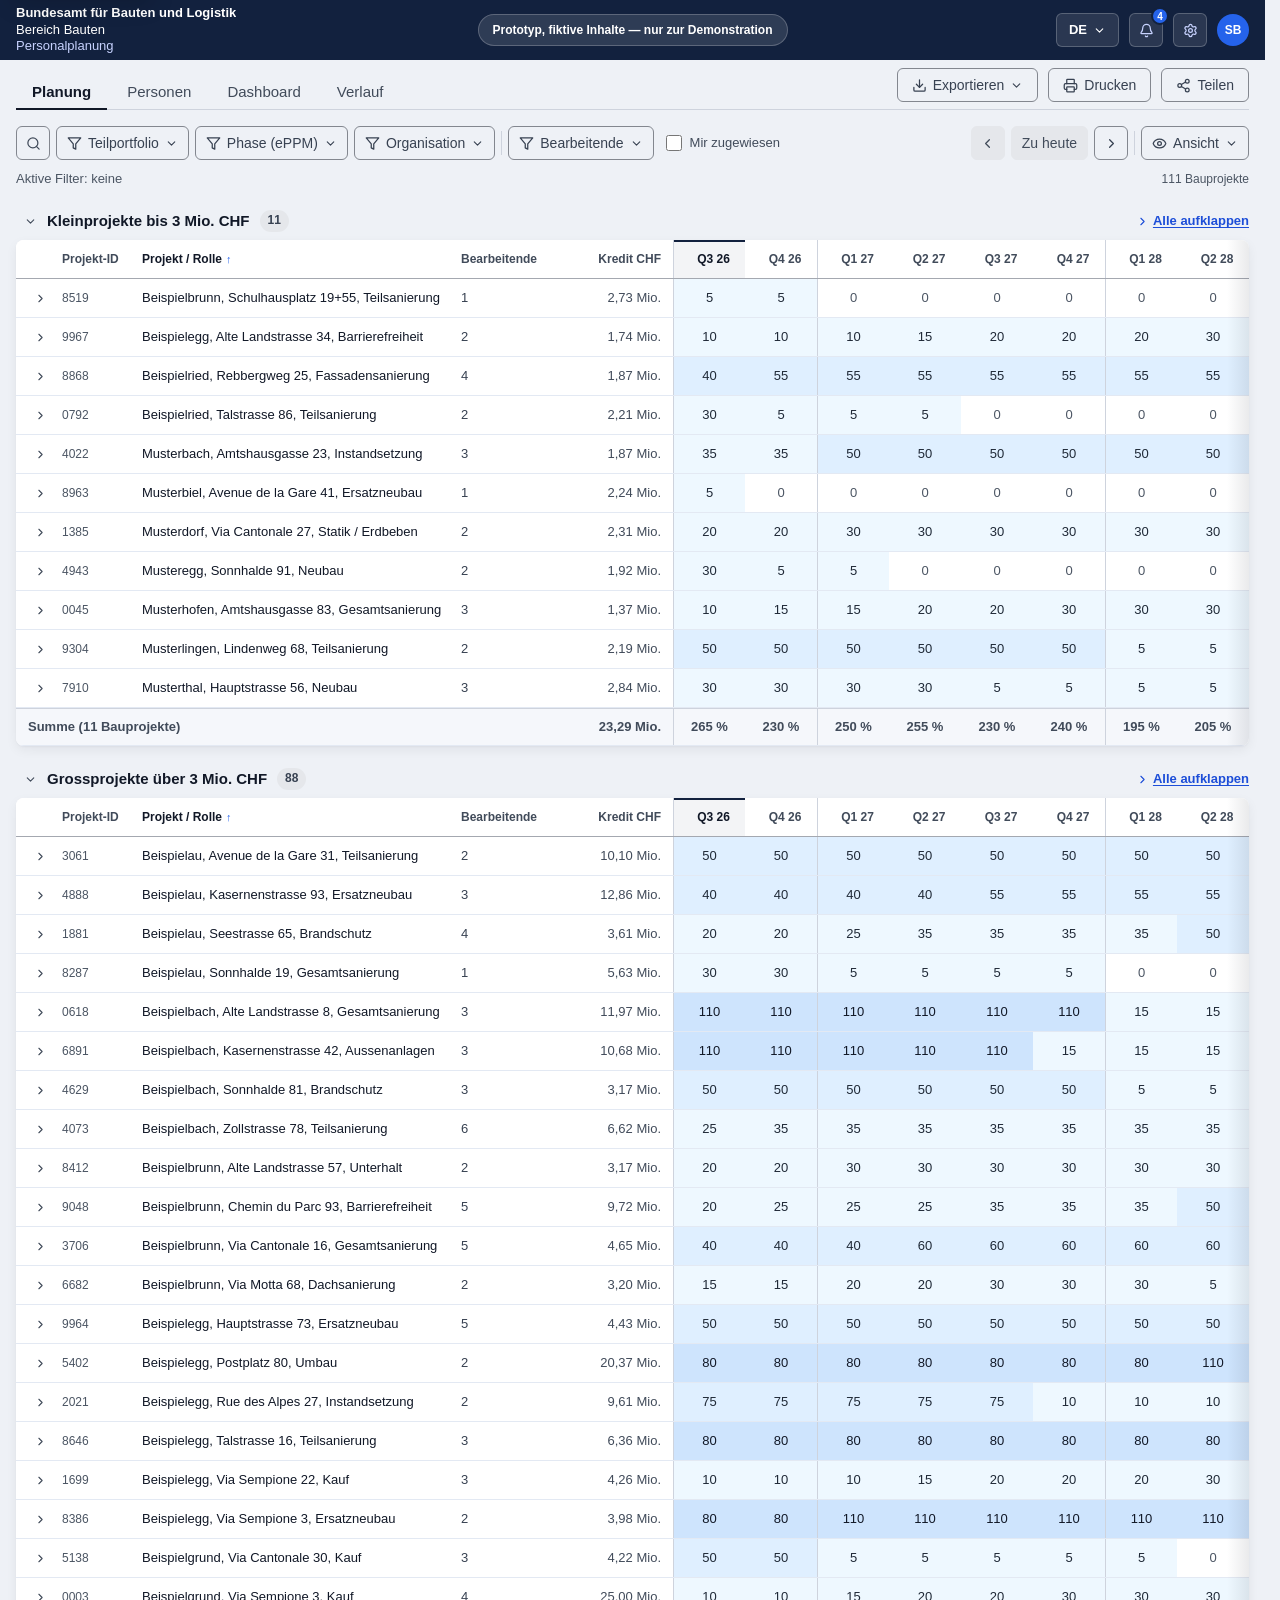
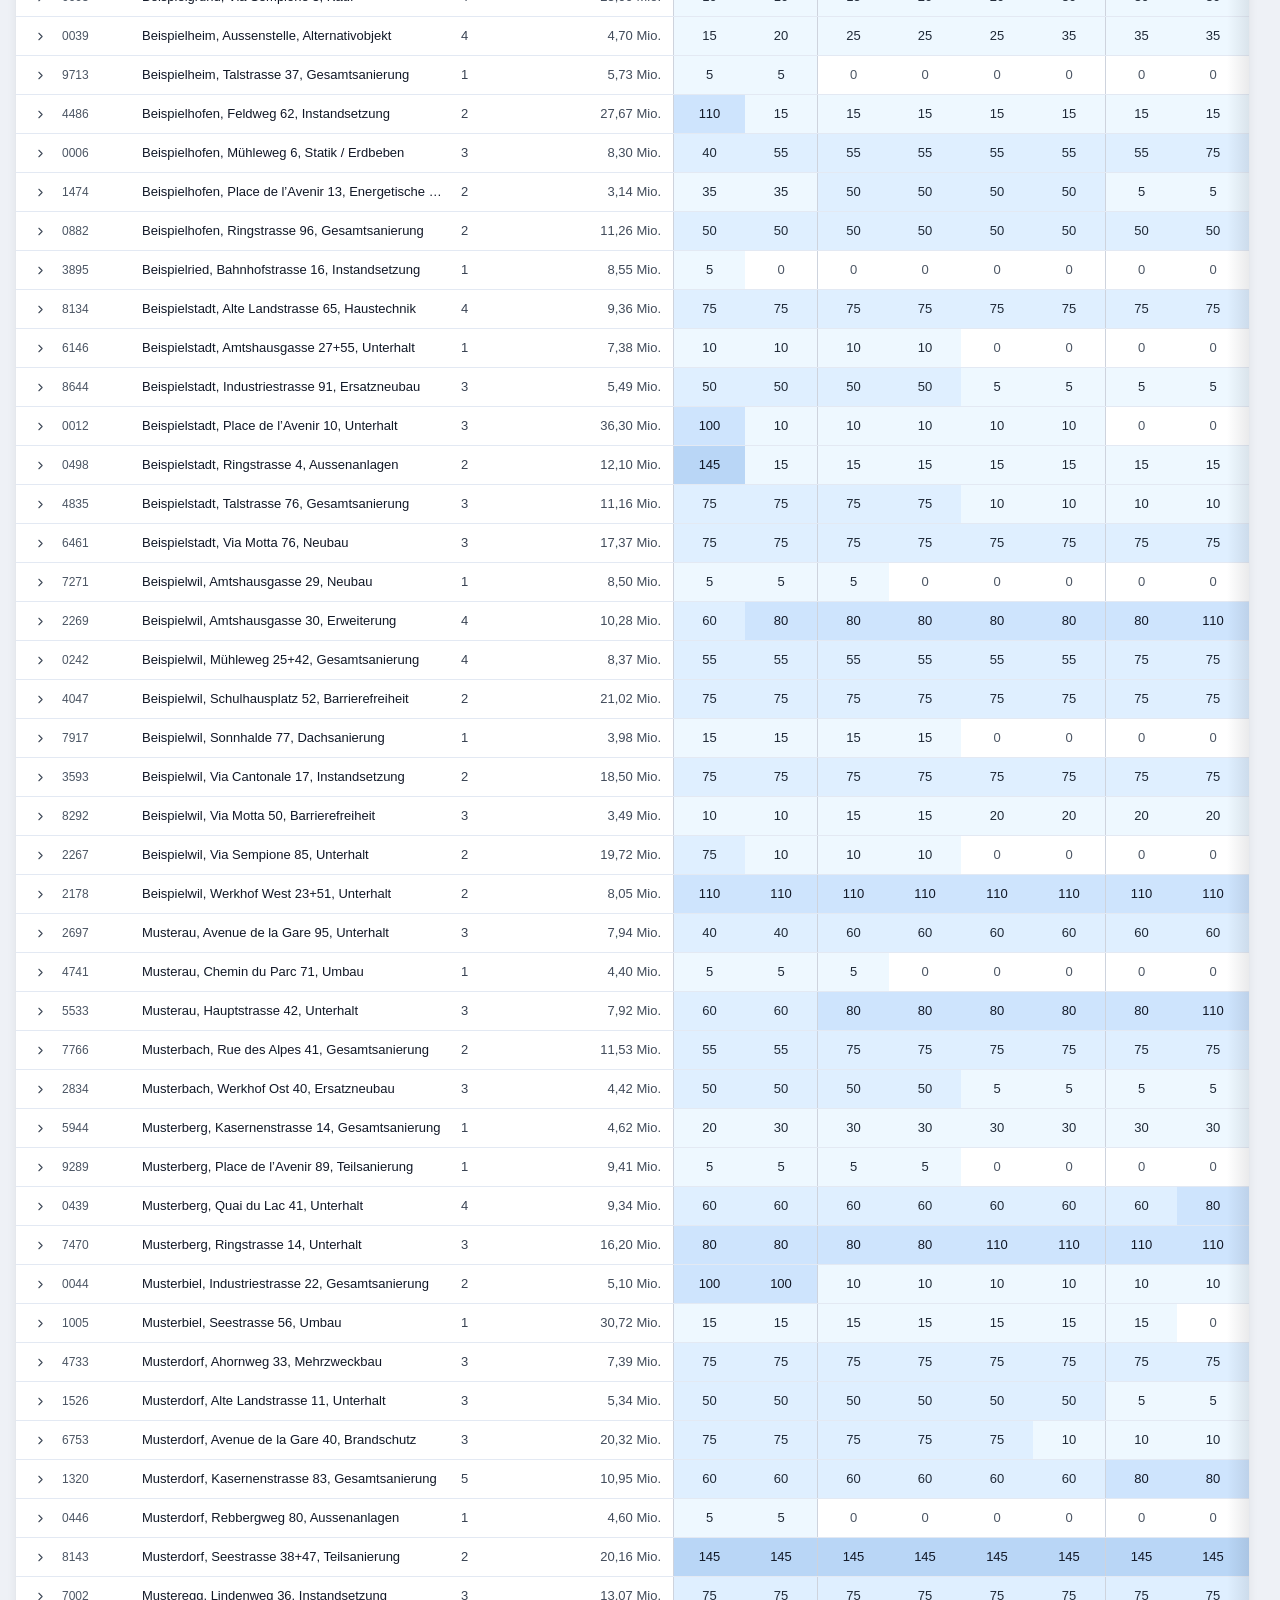
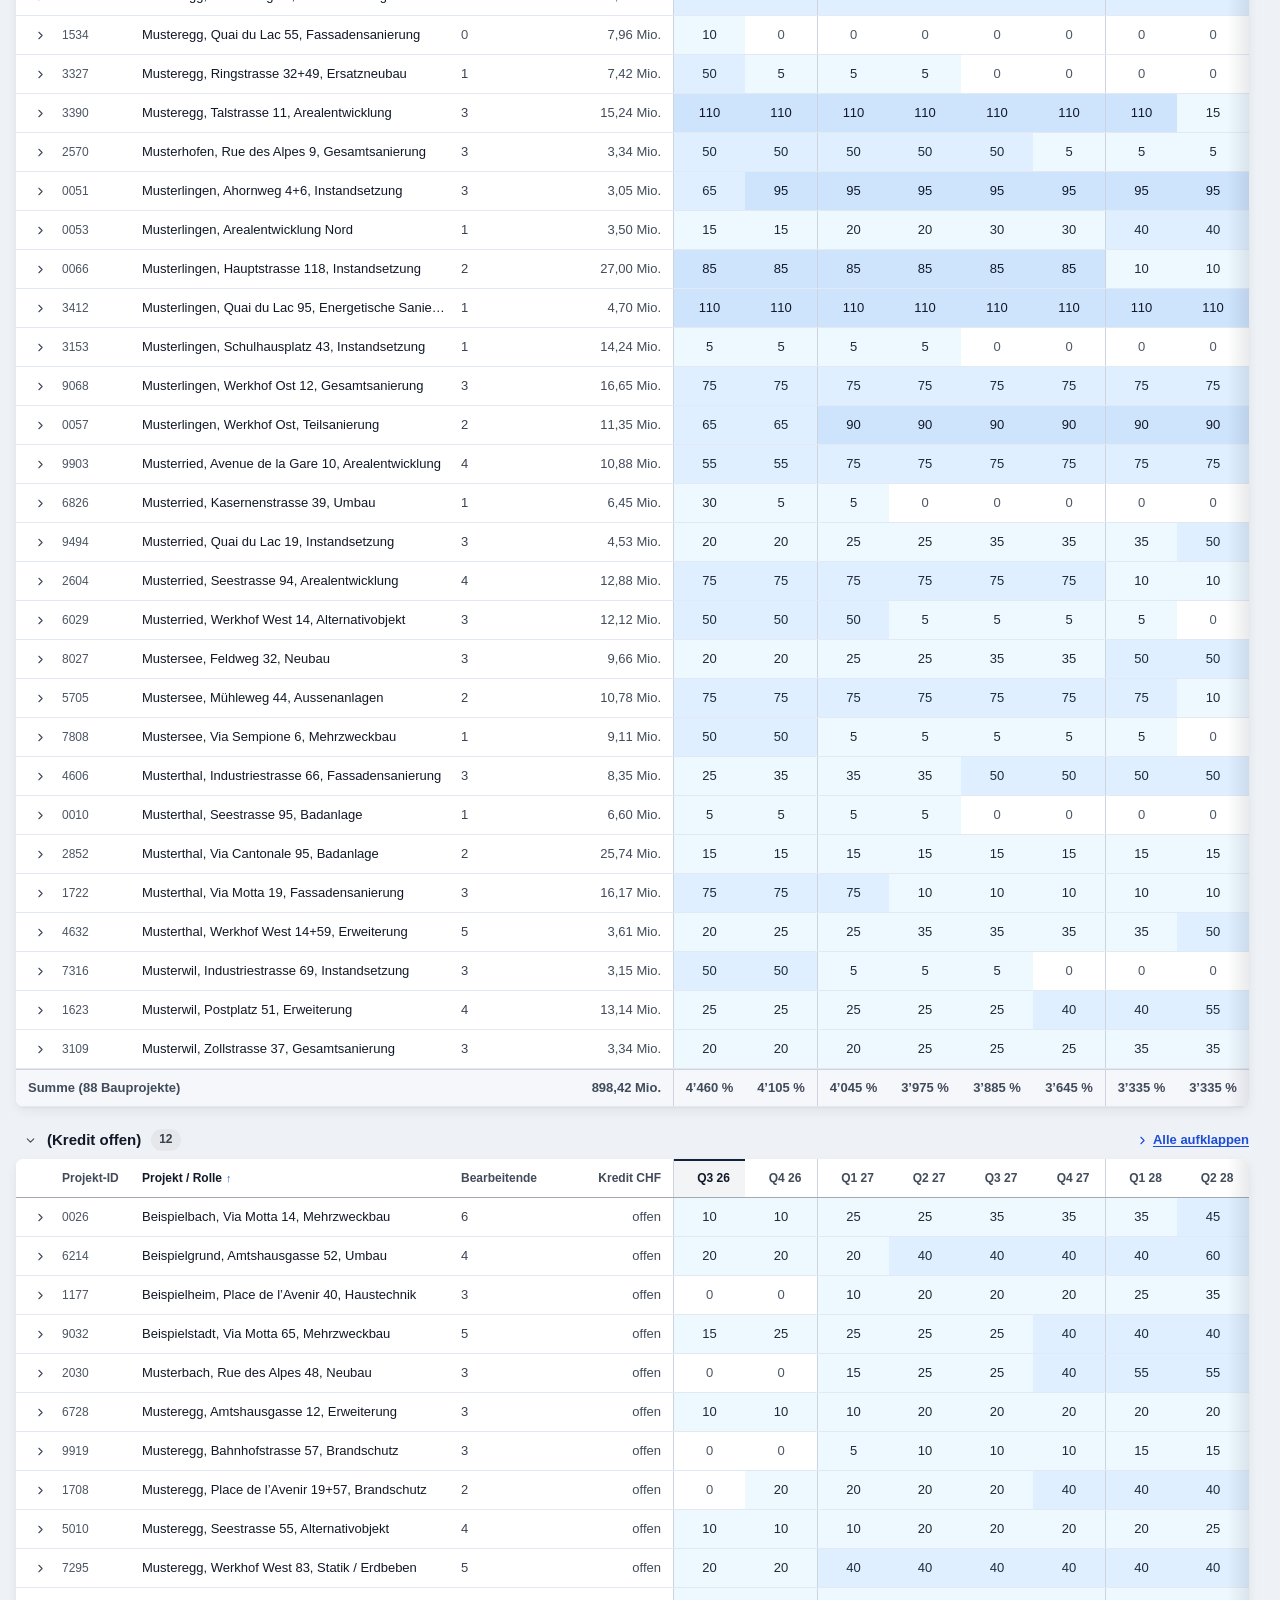
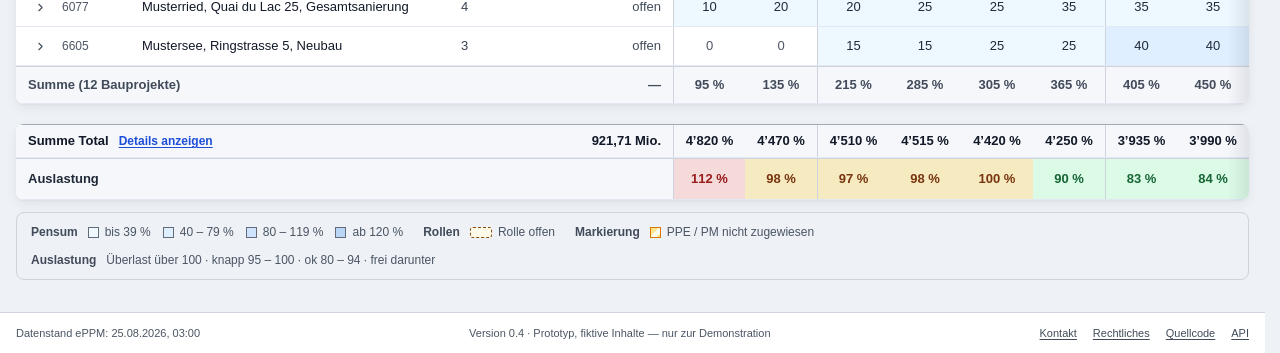
<file: index.html>
<!doctype html>
<html lang="de">
<head>
<meta charset="utf-8">
<meta name="viewport" content="width=device-width, initial-scale=1">
<title>Personalplanung — BBL</title>
<meta name="description" content="Prototyp der Personalplanung für das Bundesamt für Bauten und Logistik BBL. Fiktive Inhalte, nur zur Demonstration.">
<!-- No tab icon. An empty data URI is the only way to get none: dropping the
     link entirely makes the browser ask for /favicon.ico and show its default. -->
<link rel="icon" href="data:,">
<link rel="stylesheet" href="css/tokens.css">
<link rel="stylesheet" href="css/main.css">
</head>
<body>

<a class="skip-link" href="#main">Zum Inhalt springen</a>

<!-- Said to a screen reader when something changes that the reader did not
     move to: a toast, the count beside the filters, a figure that was saved.
     Outside #app, because #app is replaced on every render and a live region
     has to be there before its text is. -->
<div id="live" class="sr-only" role="status" aria-live="polite"></div>

<div id="app" class="app">
  <div class="boot" role="status">
    <span class="boot__spinner" aria-hidden="true"></span>
    <span>Personalplanung wird geladen …</span>
  </div>
</div>

<noscript>
  <div class="boot boot--error">
    Diese Anwendung benötigt JavaScript. Der Prototyp lädt seine Daten aus statischen JSON-Dateien.
  </div>
</noscript>

<script type="module" src="js/app.js"></script>
</body>
</html>
</file>
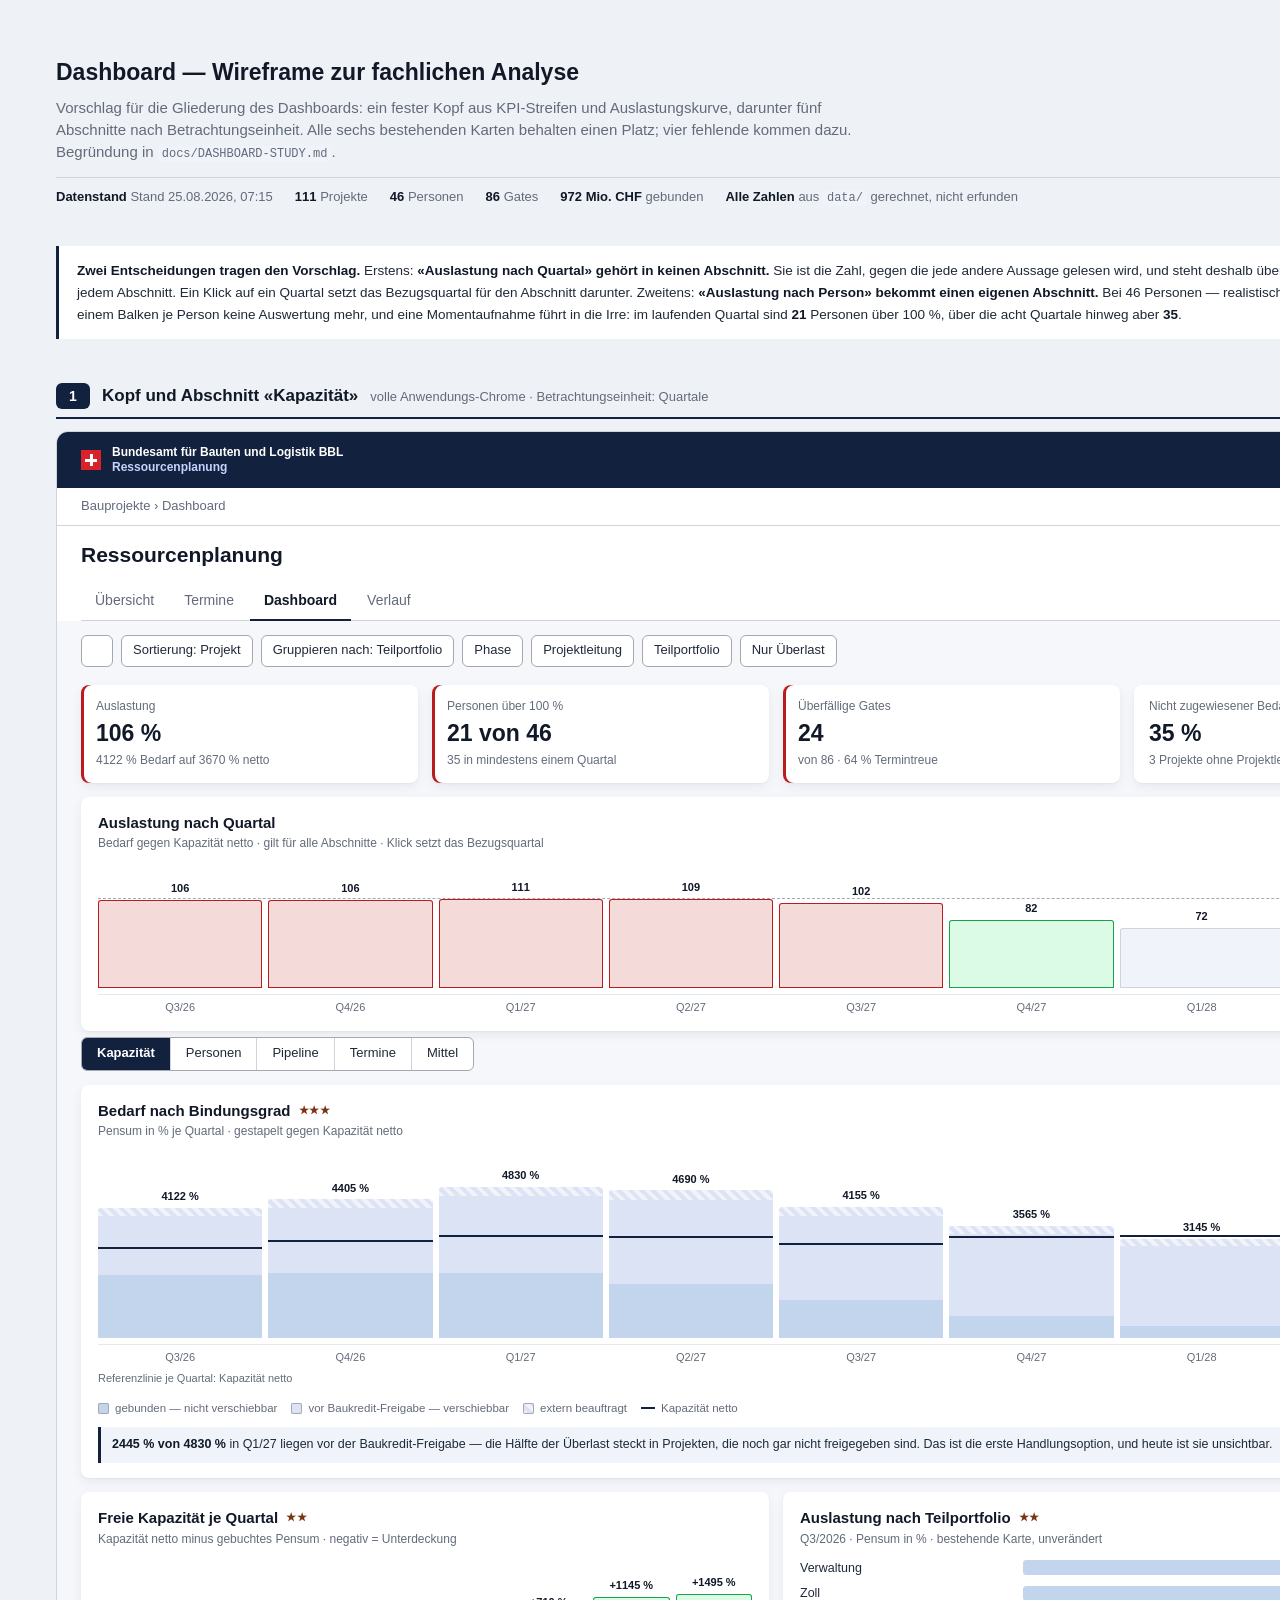
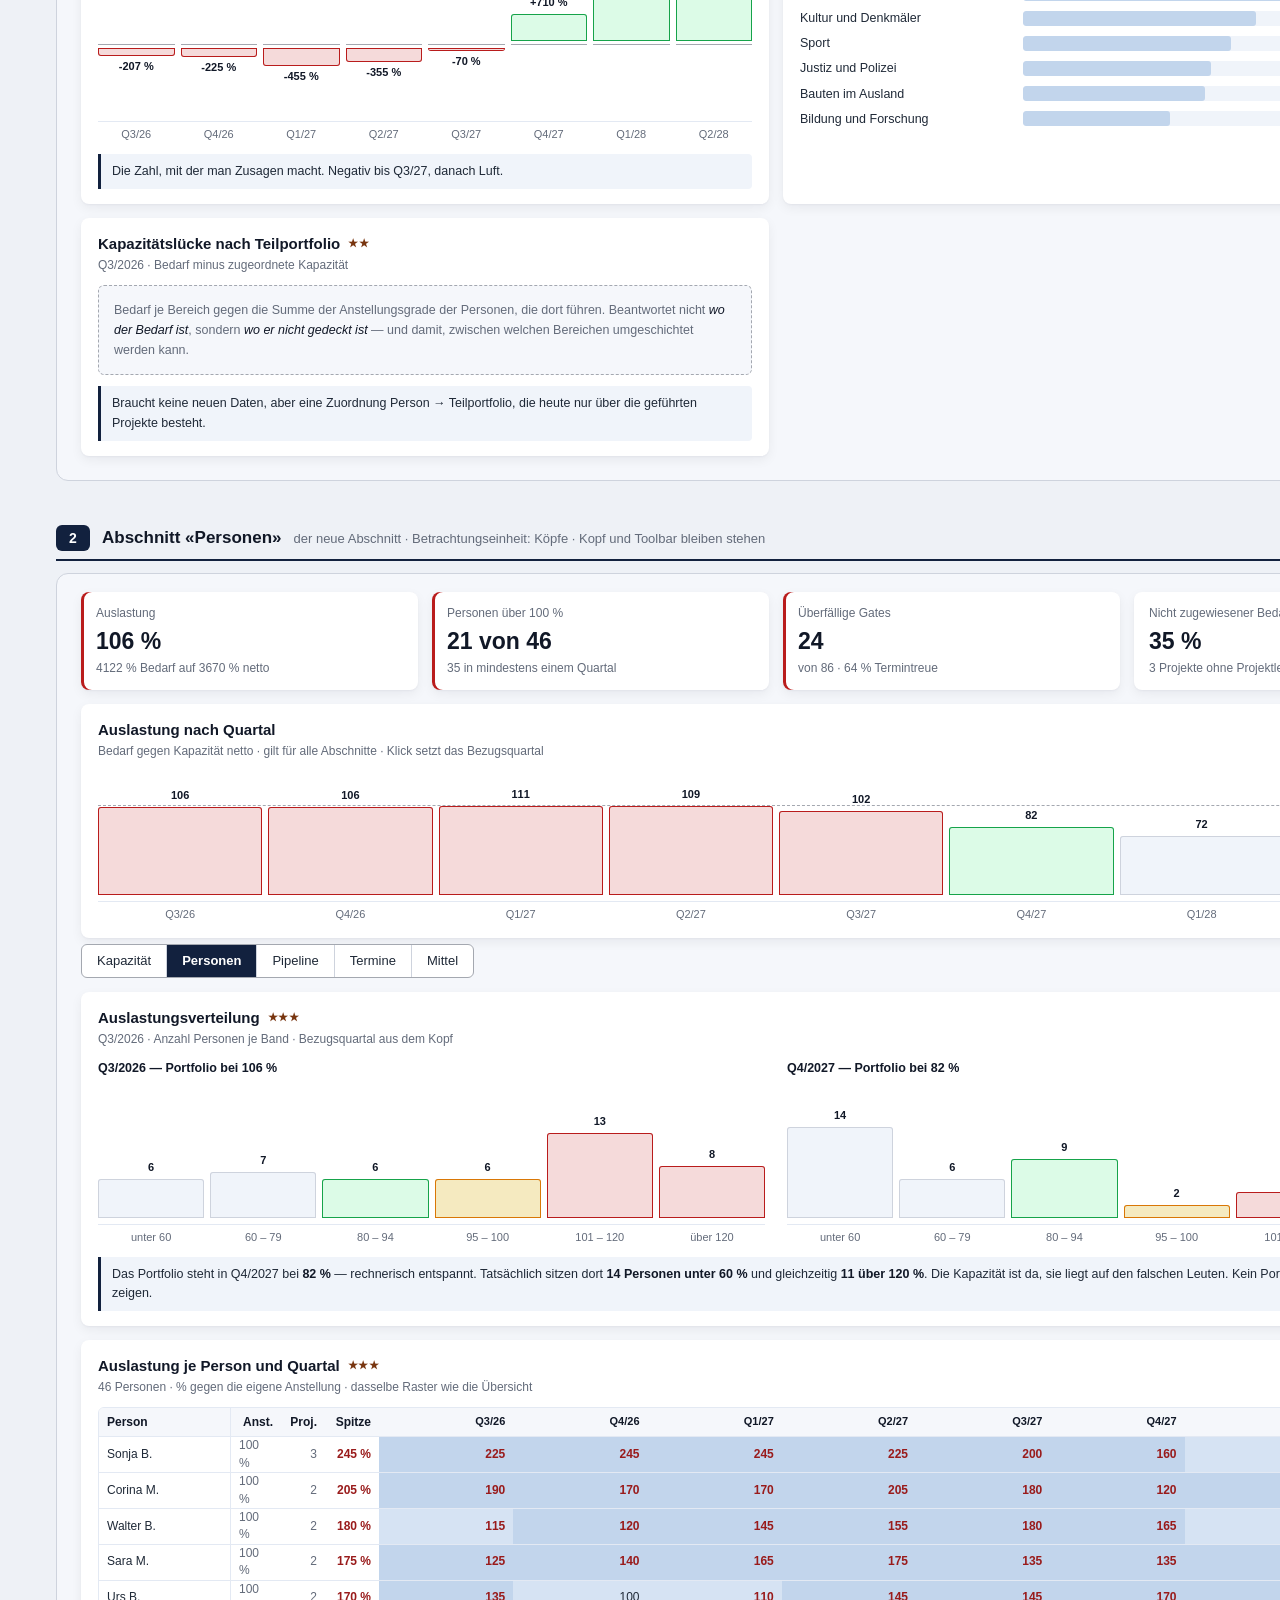
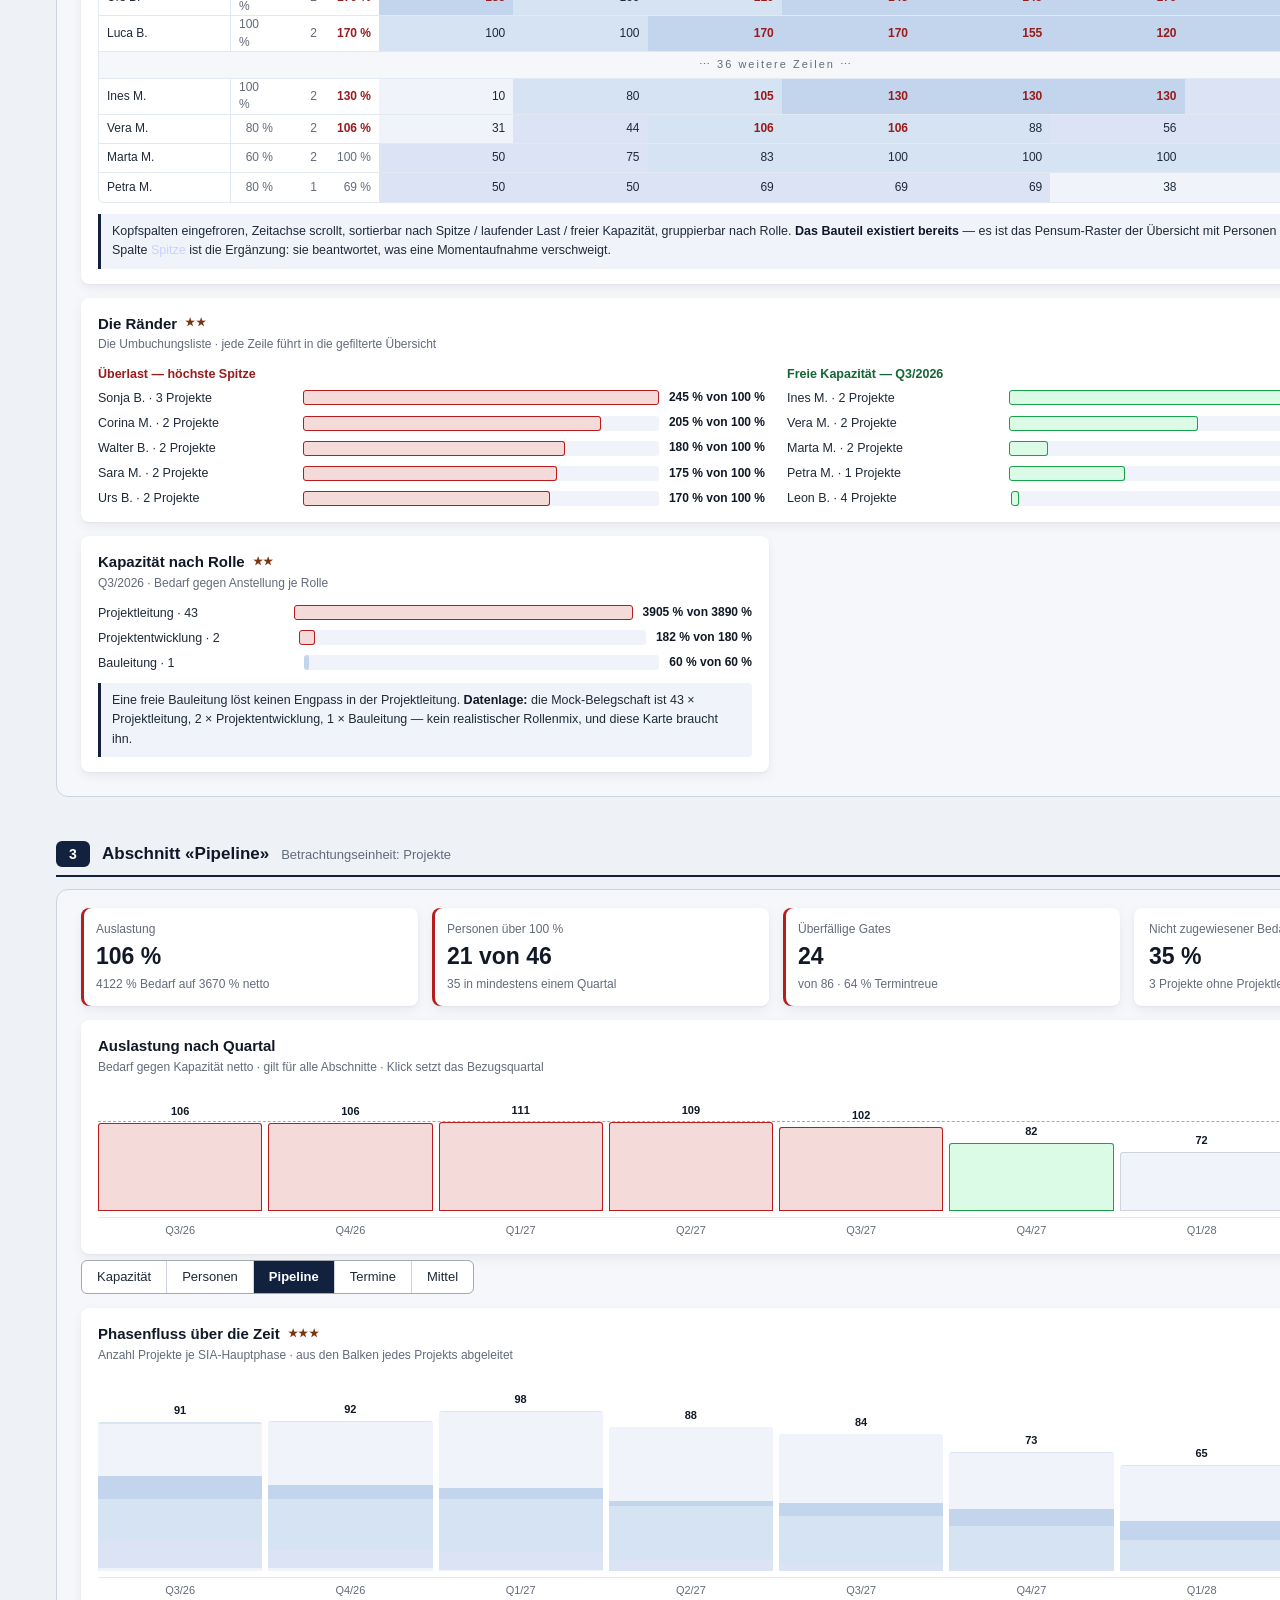
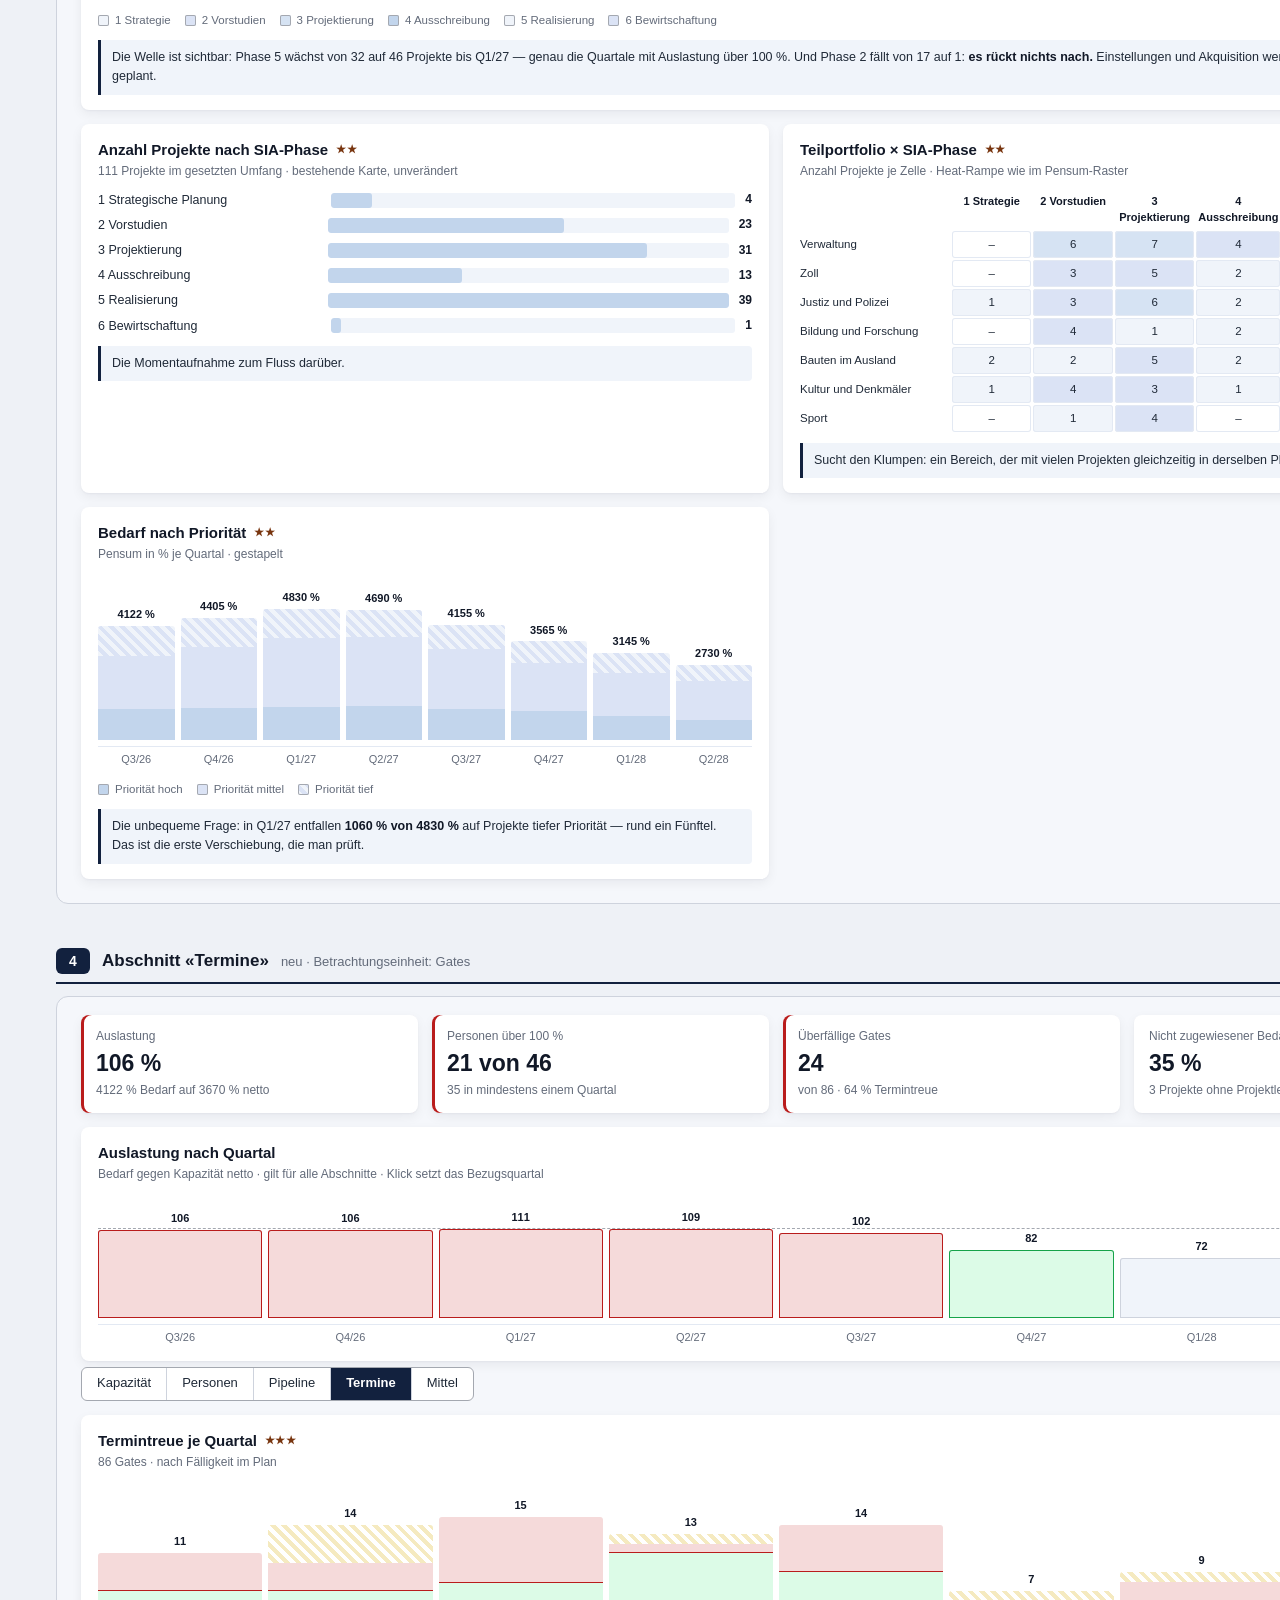
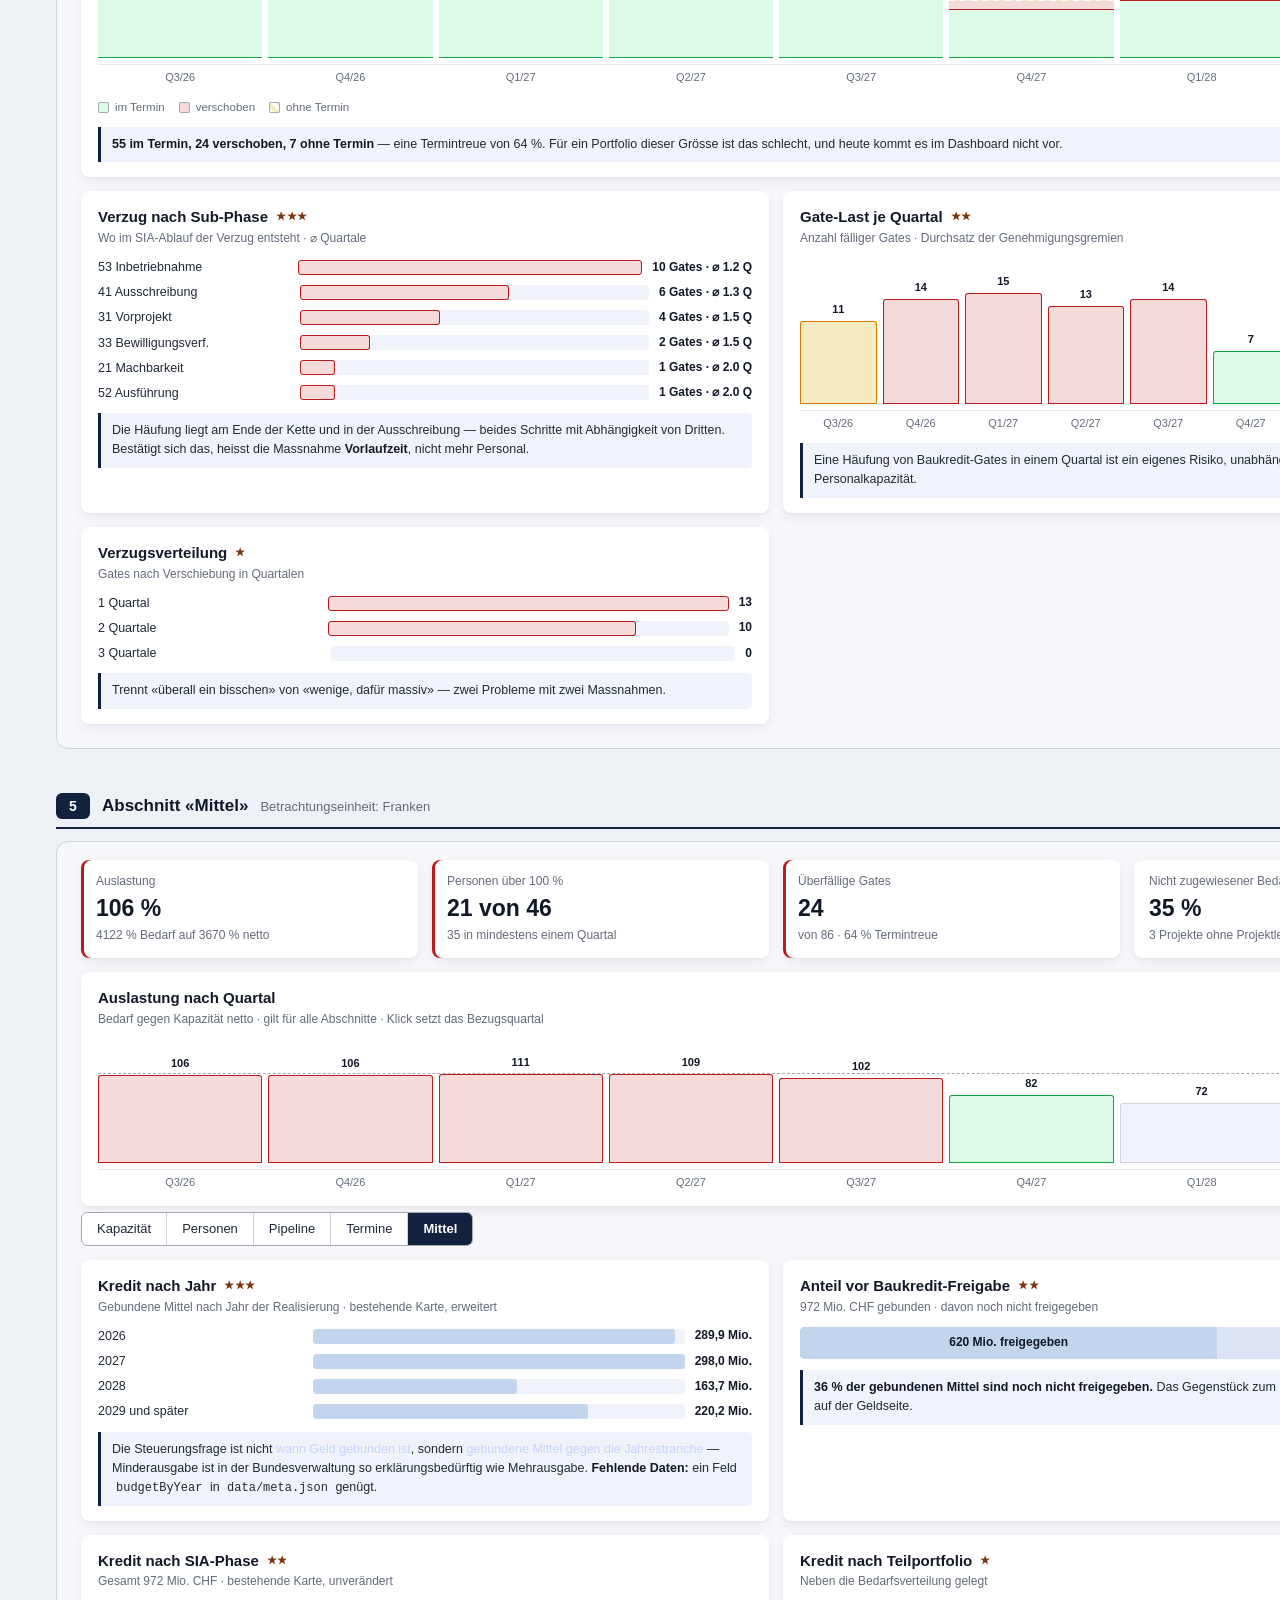
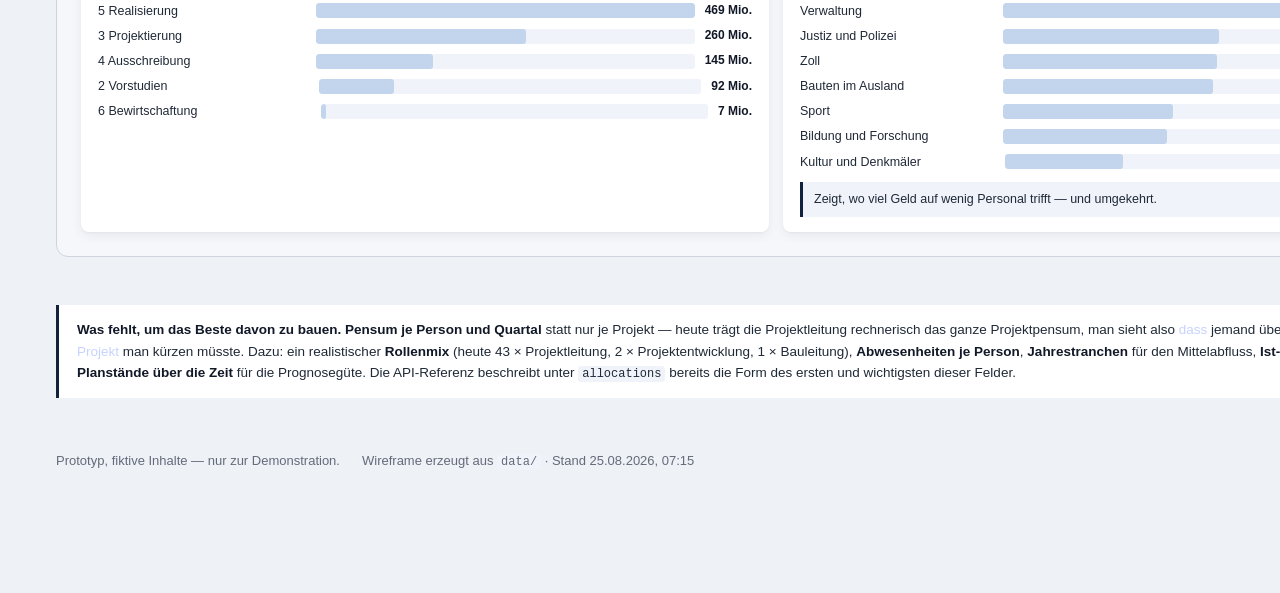
<file: docs/wireframes/260826_Dashboard/Dashboard Bereichsleitung.html>
<!DOCTYPE html>
<html lang="de">
<head>
<meta charset="utf-8">
<meta name="viewport" content="width=device-width, initial-scale=1">
<title>Wireframe — Dashboard, Ressourcenplanung BBL</title>
<style>
:root{
  --navy:#12213e; --white:#fff; --page:#eef1f6; --surface:#fff; --frame:#f5f7fb;
  --line-subtle:#e3e9f3; --line:#ced3dd; --line-strong:#a4a8b0;
  --text:#1f2937; --text-strong:#111827; --muted:#636b7a;
  --steel-100:#f0f4fa; --steel-250:#dbe3f5; --steel-300:#d6e3f3; --steel-450:#c2d5ec;
  --blue:#1d4ed8; --red-100:#f5dada; --red-700:#b91c1c; --red-800:#991b1b;
  --amber-100:#f5eac0; --amber-900:#78350f; --green-100:#dcfbe7; --green-800:#166534;
  --w:1440px;
}
*{box-sizing:border-box}
html,body{margin:0;padding:0;background:var(--page)}
body{font:14px/1.45 -apple-system,BlinkMacSystemFont,'Segoe UI',Roboto,'Helvetica Neue',Arial,sans-serif;color:var(--text);-webkit-font-smoothing:antialiased}
h1,h2,h3{margin:0}
code{font:12px/1 ui-monospace,SFMono-Regular,Menlo,monospace;background:var(--steel-100);padding:1px 4px;border-radius:3px}
em{font-style:normal;color:#c7d2fe}

.page{padding:56px 56px 96px;display:flex;flex-direction:column;gap:14px}
.doc{width:var(--w);display:flex;flex-direction:column;gap:8px;margin-bottom:26px}
.doc h1{font-size:23px;font-weight:600;color:var(--text-strong)}
.doc p{margin:0;font-size:15px;color:var(--muted);max-width:96ch}
.doc__meta{display:flex;gap:22px;flex-wrap:wrap;font-size:13px;color:var(--muted);
  border-top:1px solid var(--line);padding-top:10px;margin-top:6px}
.doc__meta b{color:var(--text-strong);font-weight:600}

.frame{width:var(--w);display:flex;flex-direction:column;gap:12px;margin-top:30px}
.frame__head{display:flex;align-items:baseline;gap:12px;border-bottom:2px solid var(--navy);padding-bottom:8px;flex-wrap:wrap}
.frame__no{display:inline-flex;align-items:center;justify-content:center;min-width:34px;height:26px;padding:0 9px;
  border-radius:6px;background:var(--navy);color:#fff;font-size:14px;font-weight:700}
.frame__title{font-size:17px;font-weight:600;color:var(--text-strong)}
.frame__sub{font-size:13px;color:var(--muted)}

.screen{background:var(--frame);border:1px solid var(--line);border-radius:12px;overflow:hidden}

.appbar{height:56px;background:var(--navy);display:flex;align-items:center;justify-content:space-between;padding:0 24px;color:#fff}
.appbar__brand{display:flex;align-items:center;gap:11px;font-size:12px;line-height:1.3;font-weight:600}
.appbar__flag{width:20px;height:20px;background:#d8232a;position:relative;display:inline-block;flex:0 0 auto}
.appbar__flag::before,.appbar__flag::after{content:"";position:absolute;background:#fff}
.appbar__flag::before{left:8.5px;top:4px;width:3px;height:12px}
.appbar__flag::after{left:4px;top:8.5px;width:12px;height:3px}
.appbar__right{display:flex;align-items:center;gap:8px;font-size:12px;color:#c7d2fe}
.appbar__dot{width:22px;height:22px;border-radius:50%;background:#31415f;display:inline-block}
.crumbbar{background:#fff;border-bottom:1px solid var(--line);padding:9px 24px;font-size:13px;color:var(--muted)}
.pagehead{background:#fff;padding:14px 24px 0}
.pagehead h2{font-size:21px;font-weight:600;color:var(--text-strong)}
.tabs{display:flex;gap:2px;margin-top:12px;box-shadow:inset 0 -1px 0 var(--line)}
.tabs__tab{padding:0 14px;height:38px;display:inline-flex;align-items:center;font-size:14px;color:var(--muted);border-bottom:2px solid transparent}
.tabs__tab.is-active{color:var(--text-strong);font-weight:600;border-bottom-color:var(--navy)}
.toolbar{display:flex;align-items:center;gap:8px;padding:14px 24px 0}
.ctrl{height:32px;display:inline-flex;align-items:center;padding:0 11px;border:1px solid var(--line-strong);
  border-radius:6px;background:#fff;font-size:13px;color:var(--text)}
.ctrl--icon{width:32px;padding:0}
.toolbar__spacer{flex:1}

.kpi-strip{display:grid;grid-template-columns:repeat(4,1fr);gap:14px;padding:18px 24px 0}
.kpi{background:#fff;border-radius:8px;padding:13px 15px;box-shadow:0 1px 2px rgba(16,24,40,.04),0 4px 12px rgba(16,24,40,.06)}
.kpi.is-alert{box-shadow:inset 3px 0 0 var(--red-700),0 1px 2px rgba(16,24,40,.04),0 4px 12px rgba(16,24,40,.06)}
.kpi__label{font-size:12px;color:var(--muted)}
.kpi__value{font-size:23px;font-weight:700;color:var(--text-strong);margin-top:2px}
.kpi__note{font-size:12px;color:var(--muted);margin-top:2px}

.tabrow{display:flex;align-items:center;justify-content:space-between;gap:16px;padding:6px 24px 0}
.tabrow__hint{font-size:12px;color:var(--muted)}
.segmented{display:inline-flex;border:1px solid var(--line-strong);border-radius:6px;overflow:hidden;background:#fff}
.segmented__btn{border:0;background:none;font:inherit;font-size:13px;padding:0 15px;height:32px;color:var(--text);
  border-right:1px solid var(--line);cursor:default}
.segmented__btn:last-child{border-right:0}
.segmented__btn.is-on{background:var(--navy);color:#fff;font-weight:600}

.cards{display:grid;grid-template-columns:repeat(2,minmax(0,1fr));gap:14px;padding:14px 24px 24px}
.card{background:#fff;border-radius:8px;padding:15px 17px;display:flex;flex-direction:column;gap:11px;
  box-shadow:0 1px 2px rgba(16,24,40,.04),0 4px 12px rgba(16,24,40,.06)}
.card--wide{grid-column:1/-1}
.card--anchor{margin:14px 24px 0}
.card__head{display:flex;align-items:flex-start;justify-content:space-between;gap:12px}
.card__title{font-size:15px;font-weight:600;color:var(--text-strong);display:flex;align-items:center;gap:8px}
.card__sub{margin:2px 0 0;font-size:12px;color:var(--muted)}
.card__note{margin:0;font-size:12.5px;line-height:1.55;color:var(--text);background:var(--steel-100);
  border-left:3px solid var(--navy);border-radius:0 4px 4px 0;padding:8px 11px}
.card__note strong{color:var(--text-strong)}
.stars{font-size:11px;color:var(--amber-900);letter-spacing:.5px}
.pill{font-size:11px;font-weight:600;padding:3px 8px;border-radius:99px;background:var(--steel-250);color:var(--text-strong);white-space:nowrap}

.chart{position:relative;padding-top:16px}
.chart__cols{display:flex;align-items:flex-end;gap:6px;height:var(--h)}
.col{flex:1;min-width:0;display:flex;flex-direction:column;justify-content:flex-end;align-items:center;gap:3px;height:100%}
.col__v{font-size:11px;font-weight:600;color:var(--text-strong)}
.col__bar{width:100%;border-radius:3px 3px 0 0;background:var(--steel-300)}
.col__bar.is-over{background:var(--red-100);box-shadow:inset 0 0 0 1px var(--red-700)}
.col__bar.is-tight{background:var(--amber-100);box-shadow:inset 0 0 0 1px #d97706}
.col__bar.is-ok{background:var(--green-100);box-shadow:inset 0 0 0 1px #16a34a}
.col__bar.is-free{background:var(--steel-100);box-shadow:inset 0 0 0 1px var(--line)}
.col__stack{width:100%;display:flex;flex-direction:column;border-radius:3px 3px 0 0;overflow:hidden}
.seg{width:100%}
.seg--bound{background:var(--steel-450)}
.seg--pre{background:var(--steel-250)}
.seg--ext{background:repeating-linear-gradient(45deg,var(--steel-100) 0 4px,var(--steel-250) 4px 8px)}
.seg--p0{background:var(--steel-100)}
.seg--p1{background:var(--steel-250)}
.seg--p2{background:var(--steel-300)}
.seg--p3{background:var(--steel-450)}
.seg--ok{background:var(--green-100);box-shadow:inset 0 -1px 0 #16a34a}
.seg--late{background:var(--red-100);box-shadow:inset 0 -1px 0 var(--red-700)}
.seg--open{background:repeating-linear-gradient(45deg,#fff 0 4px,var(--amber-100) 4px 8px)}
.chart__axis{display:flex;gap:6px;margin-top:6px;border-top:1px solid var(--line-subtle);padding-top:5px}
.chart__axis span{flex:1;text-align:center;font-size:11px;color:var(--muted);min-width:0}
.chart__ref{position:absolute;left:0;right:0;border-top:1px dashed var(--line-strong);z-index:1}
.chart__ref span{position:absolute;right:0;top:-16px;font-size:10px;color:var(--muted);background:#fff;padding:0 3px}
.chart__refline{position:absolute;left:0;right:0;bottom:22px;height:var(--h);pointer-events:none;z-index:1;
  display:flex;gap:6px;align-items:flex-end}
.chart__refline span{flex:1;position:relative}
.chart__refline span::after{content:"";position:absolute;left:0;right:0;bottom:0;border-top:2px solid var(--navy);
  transform:translateY(0)}
.chart__note{margin:5px 0 0;font-size:11px;color:var(--muted)}
.chart--zero .chart__cols{align-items:stretch}
.col--zero{justify-content:stretch}
.col__up{flex:1;display:flex;flex-direction:column;justify-content:flex-end;align-items:center;gap:3px;width:100%}
.col__down{flex:1;display:flex;flex-direction:column;justify-content:flex-start;align-items:center;gap:3px;width:100%}
.col__down .col__bar{border-radius:0 0 3px 3px}
.col__zero{height:1px;background:var(--line-strong);width:100%}

.legend{display:flex;flex-wrap:wrap;gap:14px;font-size:11.5px;color:var(--muted);padding-top:2px}
.legend__item{display:inline-flex;align-items:center;gap:6px}
.swatch{width:11px;height:11px;border-radius:2px;box-shadow:inset 0 0 0 1px var(--line-strong)}
.swatch--line{width:14px;height:0;border-top:2px solid var(--navy);box-shadow:none;border-radius:0}

.barlist{display:flex;flex-direction:column;gap:7px}
.barlist__row{display:grid;grid-template-columns:minmax(120px,1.1fr) minmax(0,2fr) auto;align-items:center;gap:10px}
.barlist__label{font-size:12.5px;color:var(--text);white-space:nowrap;overflow:hidden;text-overflow:ellipsis}
.barlist__track{height:15px;background:var(--steel-100);border-radius:3px;overflow:hidden}
.barlist__bar{display:block;height:100%;background:var(--steel-450);border-radius:3px}
.barlist__bar.is-over{background:var(--red-100);box-shadow:inset 0 0 0 1px var(--red-700)}
.barlist__bar.is-free{background:var(--green-100);box-shadow:inset 0 0 0 1px #16a34a}
.barlist__value{font-size:12px;font-weight:600;color:var(--text-strong);white-space:nowrap}

.split{display:grid;grid-template-columns:1fr 1fr;gap:22px}
.split__title{margin:0 0 6px;font-size:12.5px;font-weight:600;color:var(--text-strong)}
.split__title--danger{color:var(--red-800)}
.split__title--ok{color:var(--green-800)}

.ptable{border:1px solid var(--line-subtle);border-radius:6px;overflow:hidden;font-size:12px}
.ptable__row{display:grid;grid-template-columns:132px 50px 44px 54px repeat(8,1fr);align-items:stretch;
  border-bottom:1px solid var(--line-subtle);min-height:29px}
.ptable__row:last-child{border-bottom:0}
.ptable__row--head{background:var(--frame);font-weight:600;color:var(--text-strong);position:relative}
.ptable__name,.ptable__num,.ptable__q,.cell{display:flex;align-items:center;padding:0 8px}
.ptable__name{border-right:1px solid var(--line-subtle)}
.ptable__num{justify-content:flex-end;color:var(--muted)}
.ptable__num.is-over{color:var(--red-800);font-weight:700}
.ptable__q{justify-content:flex-end;font-size:11px}
.ptable__row--head .ptable__num,.ptable__row--head .ptable__q{color:var(--text-strong)}
.cell{justify-content:flex-end;font-variant-numeric:tabular-nums}
.cell.is-over{color:var(--red-800);font-weight:700}
.ptable__gap{padding:5px 10px;font-size:11px;color:var(--muted);background:var(--frame);
  border-bottom:1px solid var(--line-subtle);text-align:center;letter-spacing:2px}
.heat-0{background:#fff}
.heat-1{background:var(--steel-100)}
.heat-2{background:var(--steel-250)}
.heat-3{background:var(--steel-300)}
.heat-4{background:var(--steel-450)}

.matrix{display:grid;grid-template-columns:150px repeat(var(--cols),1fr);gap:2px;font-size:11.5px}
.matrix__corner{}
.matrix__head{text-align:center;font-weight:600;color:var(--text-strong);padding:3px 2px;font-size:11px}
.matrix__label{display:flex;align-items:center;padding-right:8px;color:var(--text);white-space:nowrap;overflow:hidden;text-overflow:ellipsis}
.matrix__cell{display:flex;align-items:center;justify-content:center;height:27px;border-radius:3px;
  box-shadow:inset 0 0 0 1px var(--line-subtle);font-variant-numeric:tabular-nums}

.splitbar{display:flex;height:32px;border-radius:5px;overflow:hidden;box-shadow:inset 0 0 0 1px var(--line-strong)}
.splitbar__seg{display:flex;align-items:center;justify-content:center;font-size:12px;font-weight:600;color:var(--text-strong)}

.placeholder{margin:0;font-size:12.5px;line-height:1.6;color:var(--muted);border:1px dashed var(--line-strong);
  border-radius:6px;padding:14px 15px;background:var(--frame)}
.placeholder em{color:var(--text-strong);font-style:italic}

.note{width:var(--w);background:#fff;border-left:3px solid var(--navy);border-radius:0 8px 8px 0;padding:14px 18px;
  font-size:13.5px;line-height:1.6;color:var(--text)}
.note b{color:var(--text-strong)}
</style>
</head>
<body>
<div class="page">

<div class="doc">
  <h1>Dashboard — Wireframe zur fachlichen Analyse</h1>
  <p>Vorschlag für die Gliederung des Dashboards: ein fester Kopf aus KPI-Streifen und Auslastungskurve,
     darunter fünf Abschnitte nach Betrachtungseinheit. Alle sechs bestehenden Karten behalten einen Platz;
     vier fehlende kommen dazu. Begründung in
     <code>docs/DASHBOARD-STUDY.md</code>.</p>
  <div class="doc__meta">
    <span><b>Datenstand</b> Stand 25.08.2026, 07:15</span>
    <span><b>111</b> Projekte</span>
    <span><b>46</b> Personen</span>
    <span><b>86</b> Gates</span>
    <span><b>972 Mio. CHF</b> gebunden</span>
    <span><b>Alle Zahlen</b> aus <code>data/</code> gerechnet, nicht erfunden</span>
  </div>
</div>

<div class="note">
  <b>Zwei Entscheidungen tragen den Vorschlag.</b>
  Erstens: <b>«Auslastung nach Quartal» gehört in keinen Abschnitt.</b> Sie ist die Zahl, gegen die jede andere
  Aussage gelesen wird, und steht deshalb über der Reiterleiste — sichtbar in jedem Abschnitt. Ein Klick auf ein
  Quartal setzt das Bezugsquartal für den Abschnitt darunter.
  Zweitens: <b>«Auslastung nach Person» bekommt einen eigenen Abschnitt.</b> Bei 46 Personen — realistisch
  über 100 — ist eine Karte mit einem Balken je Person keine Auswertung mehr, und eine Momentaufnahme führt in die
  Irre: im laufenden Quartal sind <b>21</b> Personen über 100 %, über die acht Quartale hinweg aber <b>35</b>.
</div>

<article class="frame">
    <header class="frame__head">
      <span class="frame__no">1</span>
      <span class="frame__title">Kopf und Abschnitt «Kapazität»</span>
      <span class="frame__sub">volle Anwendungs-Chrome · Betrachtungseinheit: Quartale</span>
    </header>
    <div class="screen">
      <div class="appbar">
        <div class="appbar__brand">
          <span class="appbar__flag"></span>
          <span>Bundesamt für Bauten und Logistik BBL<br><em>Ressourcenplanung</em></span>
        </div>
        <div class="appbar__right"><span class="appbar__dot"></span><span>Sonja Beispiel</span></div>
      </div>
      <div class="crumbbar">Bauprojekte › Dashboard</div>
      <div class="pagehead">
        <h2>Ressourcenplanung</h2>
        <div class="tabs">
          <span class="tabs__tab">Übersicht</span><span class="tabs__tab">Termine</span>
          <span class="tabs__tab is-active">Dashboard</span><span class="tabs__tab">Verlauf</span>
        </div>
      </div>
      <div class="toolbar">
        <span class="ctrl ctrl--icon"></span>
        <span class="ctrl">Sortierung: Projekt</span>
        <span class="ctrl">Gruppieren nach: Teilportfolio</span>
        <span class="ctrl">Phase</span><span class="ctrl">Projektleitung</span>
        <span class="ctrl">Teilportfolio</span><span class="ctrl">Nur Überlast</span>
        <span class="toolbar__spacer"></span><span class="ctrl">Attribute</span>
      </div>
      <div class="kpi-strip">
  <div class="kpi is-alert">
    <div class="kpi__label">Auslastung</div>
    <div class="kpi__value">106 %</div>
    <div class="kpi__note">4122 % Bedarf auf 3670 % netto</div>
  </div><div class="kpi is-alert">
    <div class="kpi__label">Personen über 100 %</div>
    <div class="kpi__value">21 von 46</div>
    <div class="kpi__note">35 in mindestens einem Quartal</div>
  </div><div class="kpi is-alert">
    <div class="kpi__label">Überfällige Gates</div>
    <div class="kpi__value">24</div>
    <div class="kpi__note">von 86 · 64 % Termintreue</div>
  </div><div class="kpi ">
    <div class="kpi__label">Nicht zugewiesener Bedarf</div>
    <div class="kpi__value">35 %</div>
    <div class="kpi__note">3 Projekte ohne Projektleitung</div>
  </div>
</div><section class="card card--anchor">
  <header class="card__head">
    <div>
      <h3 class="card__title">Auslastung nach Quartal</h3>
      <p class="card__sub">Bedarf gegen Kapazität netto · gilt für alle Abschnitte · Klick setzt das Bezugsquartal</p>
    </div>
    <span class="pill pill--anchor">fester Kopf</span>
  </header>
  <div class="chart" style="--h:108px">
    <div class="chart__ref" style="bottom:76.92307692307693%"><span>100 %</span></div>
    <div class="chart__cols">
      <div class="col">
        <span class="col__v">106</span>
        <div class="col__bar is-over" style="height:81.5%"></div>
      </div><div class="col">
        <span class="col__v">106</span>
        <div class="col__bar is-over" style="height:81.5%"></div>
      </div><div class="col">
        <span class="col__v">111</span>
        <div class="col__bar is-over" style="height:85.4%"></div>
      </div><div class="col">
        <span class="col__v">109</span>
        <div class="col__bar is-over" style="height:83.8%"></div>
      </div><div class="col">
        <span class="col__v">102</span>
        <div class="col__bar is-over" style="height:78.5%"></div>
      </div><div class="col">
        <span class="col__v">82</span>
        <div class="col__bar is-ok" style="height:63.1%"></div>
      </div><div class="col">
        <span class="col__v">72</span>
        <div class="col__bar is-free" style="height:55.4%"></div>
      </div><div class="col">
        <span class="col__v">63</span>
        <div class="col__bar is-free" style="height:48.5%"></div>
      </div>
    </div>
    <div class="chart__axis"><span>Q3/26</span><span>Q4/26</span><span>Q1/27</span><span>Q2/27</span><span>Q3/27</span><span>Q4/27</span><span>Q1/28</span><span>Q2/28</span></div>
  </div>
</section>
  <div class="tabrow">
    <div class="segmented" role="tablist">
  <button class="segmented__btn is-on">Kapazität</button><button class="segmented__btn ">Personen</button><button class="segmented__btn ">Pipeline</button><button class="segmented__btn ">Termine</button><button class="segmented__btn ">Mittel</button>
</div>
    <span class="tabrow__hint">Betrachtungseinheit: Quartale</span>
  </div><div class="cards">
<section class="card card--wide">
    <header class="card__head">
      <div>
        <h3 class="card__title">Bedarf nach Bindungsgrad<span class="stars">★★★</span></h3>
        <p class="card__sub">Pensum in % je Quartal · gestapelt gegen Kapazität netto</p>
      </div>
    </header>
    <div class="chart" style="--h:170px">
    <div class="chart__refline"><span style="bottom:67.8%"></span><span style="bottom:72.2%"></span><span style="bottom:75.1%"></span><span style="bottom:74.4%"></span><span style="bottom:70.2%"></span><span style="bottom:74.4%"></span><span style="bottom:75.1%"></span><span style="bottom:74.4%"></span></div>
    <div class="chart__cols">
      <div class="col">
        <span class="col__v">4122 %</span>
        <div class="col__stack" style="height:76.2%">
          <div class="seg seg--ext"
            style="height:5.9%"
            title="extern beauftragt: 245 %"></div><div class="seg seg--pre"
            style="height:45.7%"
            title="vor Baukredit-Freigabe: 1882 %"></div><div class="seg seg--bound"
            style="height:48.4%"
            title="gebunden, nach Baukredit-Freigabe: 1995 %"></div>
        </div>
      </div><div class="col">
        <span class="col__v">4405 %</span>
        <div class="col__stack" style="height:81.4%">
          <div class="seg seg--ext"
            style="height:6.2%"
            title="extern beauftragt: 275 %"></div><div class="seg seg--pre"
            style="height:46.8%"
            title="vor Baukredit-Freigabe: 2060 %"></div><div class="seg seg--bound"
            style="height:47.0%"
            title="gebunden, nach Baukredit-Freigabe: 2070 %"></div>
        </div>
      </div><div class="col">
        <span class="col__v">4830 %</span>
        <div class="col__stack" style="height:89.3%">
          <div class="seg seg--ext"
            style="height:6.4%"
            title="extern beauftragt: 310 %"></div><div class="seg seg--pre"
            style="height:50.6%"
            title="vor Baukredit-Freigabe: 2445 %"></div><div class="seg seg--bound"
            style="height:43.0%"
            title="gebunden, nach Baukredit-Freigabe: 2075 %"></div>
        </div>
      </div><div class="col">
        <span class="col__v">4690 %</span>
        <div class="col__stack" style="height:86.7%">
          <div class="seg seg--ext"
            style="height:6.6%"
            title="extern beauftragt: 310 %"></div><div class="seg seg--pre"
            style="height:56.9%"
            title="vor Baukredit-Freigabe: 2670 %"></div><div class="seg seg--bound"
            style="height:36.5%"
            title="gebunden, nach Baukredit-Freigabe: 1710 %"></div>
        </div>
      </div><div class="col">
        <span class="col__v">4155 %</span>
        <div class="col__stack" style="height:76.8%">
          <div class="seg seg--ext"
            style="height:6.9%"
            title="extern beauftragt: 285 %"></div><div class="seg seg--pre"
            style="height:64.0%"
            title="vor Baukredit-Freigabe: 2660 %"></div><div class="seg seg--bound"
            style="height:29.1%"
            title="gebunden, nach Baukredit-Freigabe: 1210 %"></div>
        </div>
      </div><div class="col">
        <span class="col__v">3565 %</span>
        <div class="col__stack" style="height:65.9%">
          <div class="seg seg--ext"
            style="height:7.0%"
            title="extern beauftragt: 250 %"></div><div class="seg seg--pre"
            style="height:73.8%"
            title="vor Baukredit-Freigabe: 2630 %"></div><div class="seg seg--bound"
            style="height:19.2%"
            title="gebunden, nach Baukredit-Freigabe: 685 %"></div>
        </div>
      </div><div class="col">
        <span class="col__v">3145 %</span>
        <div class="col__stack" style="height:58.1%">
          <div class="seg seg--ext"
            style="height:7.2%"
            title="extern beauftragt: 225 %"></div><div class="seg seg--pre"
            style="height:80.8%"
            title="vor Baukredit-Freigabe: 2540 %"></div><div class="seg seg--bound"
            style="height:12.1%"
            title="gebunden, nach Baukredit-Freigabe: 380 %"></div>
        </div>
      </div><div class="col">
        <span class="col__v">2730 %</span>
        <div class="col__stack" style="height:50.5%">
          <div class="seg seg--ext"
            style="height:7.3%"
            title="extern beauftragt: 200 %"></div><div class="seg seg--pre"
            style="height:89.9%"
            title="vor Baukredit-Freigabe: 2455 %"></div><div class="seg seg--bound"
            style="height:2.7%"
            title="gebunden, nach Baukredit-Freigabe: 75 %"></div>
        </div>
      </div>
    </div>
    <div class="chart__axis"><span>Q3/26</span><span>Q4/26</span><span>Q1/27</span><span>Q2/27</span><span>Q3/27</span><span>Q4/27</span><span>Q1/28</span><span>Q2/28</span></div>
    <p class="chart__note">Referenzlinie je Quartal: Kapazität netto</p>
  </div><div class="legend"><span class="legend__item"><span class="swatch seg--bound"></span>gebunden — nicht verschiebbar</span><span class="legend__item"><span class="swatch seg--pre"></span>vor Baukredit-Freigabe — verschiebbar</span><span class="legend__item"><span class="swatch seg--ext"></span>extern beauftragt</span><span class="legend__item"><span class="swatch swatch--line"></span>Kapazität netto</span></div>
    <p class="card__note"><strong>2445 % von 4830 %</strong> in Q1/27 liegen vor der Baukredit-Freigabe — die Hälfte der Überlast steckt in Projekten, die noch gar nicht freigegeben sind. Das ist die erste Handlungsoption, und heute ist sie unsichtbar.</p>
  </section>

<section class="card ">
    <header class="card__head">
      <div>
        <h3 class="card__title">Freie Kapazität je Quartal<span class="stars">★★</span></h3>
        <p class="card__sub">Kapazität netto minus gebuchtes Pensum · negativ = Unterdeckung</p>
      </div>
    </header>
    <div class="chart chart--zero" style="--h:140px">
    <div class="chart__cols">
      <div class="col col--zero">
        <div class="col__up"></div>
        <div class="col__zero"></div>
        <div class="col__down"><div class="col__bar is-over" style="height:12.0%"></div>
          <span class="col__v">-207 %</span></div>
      </div><div class="col col--zero">
        <div class="col__up"></div>
        <div class="col__zero"></div>
        <div class="col__down"><div class="col__bar is-over" style="height:13.1%"></div>
          <span class="col__v">-225 %</span></div>
      </div><div class="col col--zero">
        <div class="col__up"></div>
        <div class="col__zero"></div>
        <div class="col__down"><div class="col__bar is-over" style="height:26.5%"></div>
          <span class="col__v">-455 %</span></div>
      </div><div class="col col--zero">
        <div class="col__up"></div>
        <div class="col__zero"></div>
        <div class="col__down"><div class="col__bar is-over" style="height:20.6%"></div>
          <span class="col__v">-355 %</span></div>
      </div><div class="col col--zero">
        <div class="col__up"></div>
        <div class="col__zero"></div>
        <div class="col__down"><div class="col__bar is-over" style="height:4.1%"></div>
          <span class="col__v">-70 %</span></div>
      </div><div class="col col--zero">
        <div class="col__up"><span class="col__v">+710 %</span>
          <div class="col__bar is-ok" style="height:41.3%"></div></div>
        <div class="col__zero"></div>
        <div class="col__down"></div>
      </div><div class="col col--zero">
        <div class="col__up"><span class="col__v">+1145 %</span>
          <div class="col__bar is-ok" style="height:66.6%"></div></div>
        <div class="col__zero"></div>
        <div class="col__down"></div>
      </div><div class="col col--zero">
        <div class="col__up"><span class="col__v">+1495 %</span>
          <div class="col__bar is-ok" style="height:87.0%"></div></div>
        <div class="col__zero"></div>
        <div class="col__down"></div>
      </div>
    </div>
    <div class="chart__axis"><span>Q3/26</span><span>Q4/26</span><span>Q1/27</span><span>Q2/27</span><span>Q3/27</span><span>Q4/27</span><span>Q1/28</span><span>Q2/28</span></div>
  </div>
    <p class="card__note">Die Zahl, mit der man Zusagen macht. Negativ bis Q3/27, danach Luft.</p>
  </section>

<section class="card ">
    <header class="card__head">
      <div>
        <h3 class="card__title">Auslastung nach Teilportfolio<span class="stars">★★</span></h3>
        <p class="card__sub">Q3/2026 · Pensum in % · bestehende Karte, unverändert</p>
      </div>
    </header>
    <div class="barlist">
    <div class="barlist__row">
      <span class="barlist__label">Verwaltung</span>
      <span class="barlist__track"><span class="barlist__bar "
        style="width:100.0%"></span></span>
      <span class="barlist__value">990 %</span>
    </div><div class="barlist__row">
      <span class="barlist__label">Zoll</span>
      <span class="barlist__track"><span class="barlist__bar "
        style="width:69.2%"></span></span>
      <span class="barlist__value">685 %</span>
    </div><div class="barlist__row">
      <span class="barlist__label">Kultur und Denkmäler</span>
      <span class="barlist__track"><span class="barlist__bar "
        style="width:60.1%"></span></span>
      <span class="barlist__value">595 %</span>
    </div><div class="barlist__row">
      <span class="barlist__label">Sport</span>
      <span class="barlist__track"><span class="barlist__bar "
        style="width:53.7%"></span></span>
      <span class="barlist__value">532 %</span>
    </div><div class="barlist__row">
      <span class="barlist__label">Justiz und Polizei</span>
      <span class="barlist__track"><span class="barlist__bar "
        style="width:48.5%"></span></span>
      <span class="barlist__value">480 %</span>
    </div><div class="barlist__row">
      <span class="barlist__label">Bauten im Ausland</span>
      <span class="barlist__track"><span class="barlist__bar "
        style="width:47.0%"></span></span>
      <span class="barlist__value">465 %</span>
    </div><div class="barlist__row">
      <span class="barlist__label">Bildung und Forschung</span>
      <span class="barlist__track"><span class="barlist__bar "
        style="width:37.9%"></span></span>
      <span class="barlist__value">375 %</span>
    </div>
  </div>
    
  </section>

<section class="card ">
    <header class="card__head">
      <div>
        <h3 class="card__title">Kapazitätslücke nach Teilportfolio<span class="stars">★★</span></h3>
        <p class="card__sub">Q3/2026 · Bedarf minus zugeordnete Kapazität</p>
      </div>
    </header>
    <p class="placeholder">Bedarf je Bereich gegen die Summe der Anstellungsgrade der Personen, die
   dort führen. Beantwortet nicht <em>wo der Bedarf ist</em>, sondern <em>wo er nicht gedeckt ist</em> —
   und damit, zwischen welchen Bereichen umgeschichtet werden kann.</p>
    <p class="card__note">Braucht keine neuen Daten, aber eine Zuordnung Person → Teilportfolio, die heute nur über die geführten Projekte besteht.</p>
  </section></div>
    </div>
  </article>

<article class="frame">
    <header class="frame__head">
      <span class="frame__no">2</span>
      <span class="frame__title">Abschnitt «Personen»</span>
      <span class="frame__sub">der neue Abschnitt · Betrachtungseinheit: Köpfe · Kopf und Toolbar bleiben stehen</span>
    </header>
    <div class="screen">
      
      <div class="kpi-strip">
  <div class="kpi is-alert">
    <div class="kpi__label">Auslastung</div>
    <div class="kpi__value">106 %</div>
    <div class="kpi__note">4122 % Bedarf auf 3670 % netto</div>
  </div><div class="kpi is-alert">
    <div class="kpi__label">Personen über 100 %</div>
    <div class="kpi__value">21 von 46</div>
    <div class="kpi__note">35 in mindestens einem Quartal</div>
  </div><div class="kpi is-alert">
    <div class="kpi__label">Überfällige Gates</div>
    <div class="kpi__value">24</div>
    <div class="kpi__note">von 86 · 64 % Termintreue</div>
  </div><div class="kpi ">
    <div class="kpi__label">Nicht zugewiesener Bedarf</div>
    <div class="kpi__value">35 %</div>
    <div class="kpi__note">3 Projekte ohne Projektleitung</div>
  </div>
</div><section class="card card--anchor">
  <header class="card__head">
    <div>
      <h3 class="card__title">Auslastung nach Quartal</h3>
      <p class="card__sub">Bedarf gegen Kapazität netto · gilt für alle Abschnitte · Klick setzt das Bezugsquartal</p>
    </div>
    <span class="pill pill--anchor">fester Kopf</span>
  </header>
  <div class="chart" style="--h:108px">
    <div class="chart__ref" style="bottom:76.92307692307693%"><span>100 %</span></div>
    <div class="chart__cols">
      <div class="col">
        <span class="col__v">106</span>
        <div class="col__bar is-over" style="height:81.5%"></div>
      </div><div class="col">
        <span class="col__v">106</span>
        <div class="col__bar is-over" style="height:81.5%"></div>
      </div><div class="col">
        <span class="col__v">111</span>
        <div class="col__bar is-over" style="height:85.4%"></div>
      </div><div class="col">
        <span class="col__v">109</span>
        <div class="col__bar is-over" style="height:83.8%"></div>
      </div><div class="col">
        <span class="col__v">102</span>
        <div class="col__bar is-over" style="height:78.5%"></div>
      </div><div class="col">
        <span class="col__v">82</span>
        <div class="col__bar is-ok" style="height:63.1%"></div>
      </div><div class="col">
        <span class="col__v">72</span>
        <div class="col__bar is-free" style="height:55.4%"></div>
      </div><div class="col">
        <span class="col__v">63</span>
        <div class="col__bar is-free" style="height:48.5%"></div>
      </div>
    </div>
    <div class="chart__axis"><span>Q3/26</span><span>Q4/26</span><span>Q1/27</span><span>Q2/27</span><span>Q3/27</span><span>Q4/27</span><span>Q1/28</span><span>Q2/28</span></div>
  </div>
</section>
  <div class="tabrow">
    <div class="segmented" role="tablist">
  <button class="segmented__btn ">Kapazität</button><button class="segmented__btn is-on">Personen</button><button class="segmented__btn ">Pipeline</button><button class="segmented__btn ">Termine</button><button class="segmented__btn ">Mittel</button>
</div>
    <span class="tabrow__hint">Betrachtungseinheit: Köpfe</span>
  </div><div class="cards">
<section class="card card--wide">
    <header class="card__head">
      <div>
        <h3 class="card__title">Auslastungsverteilung<span class="stars">★★★</span></h3>
        <p class="card__sub">Q3/2026 · Anzahl Personen je Band · Bezugsquartal aus dem Kopf</p>
      </div>
    </header>
    <div class="split">
    <div>
      <p class="split__title">Q3/2026 — Portfolio bei 106 %</p>
      <div class="chart" style="--h:118px">
    
    <div class="chart__cols">
      <div class="col">
        <span class="col__v">6</span>
        <div class="col__bar is-free" style="height:33.0%"></div>
      </div><div class="col">
        <span class="col__v">7</span>
        <div class="col__bar is-free" style="height:38.5%"></div>
      </div><div class="col">
        <span class="col__v">6</span>
        <div class="col__bar is-ok" style="height:33.0%"></div>
      </div><div class="col">
        <span class="col__v">6</span>
        <div class="col__bar is-tight" style="height:33.0%"></div>
      </div><div class="col">
        <span class="col__v">13</span>
        <div class="col__bar is-over" style="height:71.4%"></div>
      </div><div class="col">
        <span class="col__v">8</span>
        <div class="col__bar is-over" style="height:44.0%"></div>
      </div>
    </div>
    <div class="chart__axis"><span>unter 60</span><span>60 – 79</span><span>80 – 94</span><span>95 – 100</span><span>101 – 120</span><span>über 120</span></div>
  </div>
    </div>
    <div>
      <p class="split__title">Q4/2027 — Portfolio bei 82 %</p>
      <div class="chart" style="--h:118px">
    
    <div class="chart__cols">
      <div class="col">
        <span class="col__v">14</span>
        <div class="col__bar is-free" style="height:76.9%"></div>
      </div><div class="col">
        <span class="col__v">6</span>
        <div class="col__bar is-free" style="height:33.0%"></div>
      </div><div class="col">
        <span class="col__v">9</span>
        <div class="col__bar is-ok" style="height:49.5%"></div>
      </div><div class="col">
        <span class="col__v">2</span>
        <div class="col__bar is-tight" style="height:11.0%"></div>
      </div><div class="col">
        <span class="col__v">4</span>
        <div class="col__bar is-over" style="height:22.0%"></div>
      </div><div class="col">
        <span class="col__v">11</span>
        <div class="col__bar is-over" style="height:60.4%"></div>
      </div>
    </div>
    <div class="chart__axis"><span>unter 60</span><span>60 – 79</span><span>80 – 94</span><span>95 – 100</span><span>101 – 120</span><span>über 120</span></div>
  </div>
    </div>
  </div>
    <p class="card__note">Das Portfolio steht in Q4/2027 bei <strong>82 %</strong> — rechnerisch entspannt.
      Tatsächlich sitzen dort <strong>14 Personen unter 60 %</strong> und gleichzeitig
      <strong>11 über 120 %</strong>. Die Kapazität ist da, sie liegt auf den falschen Leuten.
      Kein Portfolio-Aggregat kann das zeigen.</p>
  </section>

<section class="card card--wide">
    <header class="card__head">
      <div>
        <h3 class="card__title">Auslastung je Person und Quartal<span class="stars">★★★</span></h3>
        <p class="card__sub">46 Personen · % gegen die eigene Anstellung · dasselbe Raster wie die Übersicht</p>
      </div>
    </header>
    <div class="ptable">
    <div class="ptable__row ptable__row--head">
      <span class="ptable__name">Person</span>
      <span class="ptable__num">Anst.</span>
      <span class="ptable__num">Proj.</span>
      <span class="ptable__num">Spitze</span>
      <span class="ptable__q">Q3/26</span><span class="ptable__q">Q4/26</span><span class="ptable__q">Q1/27</span><span class="ptable__q">Q2/27</span><span class="ptable__q">Q3/27</span><span class="ptable__q">Q4/27</span><span class="ptable__q">Q1/28</span><span class="ptable__q">Q2/28</span>
    </div>
    
      <div class="ptable__row">
        <span class="ptable__name">Sonja B.</span>
        <span class="ptable__num">100 %</span>
        <span class="ptable__num">3</span>
        <span class="ptable__num is-over">245 %</span>
        <span class="cell heat-4 is-over">225</span><span class="cell heat-4 is-over">245</span><span class="cell heat-4 is-over">245</span><span class="cell heat-4 is-over">225</span><span class="cell heat-4 is-over">200</span><span class="cell heat-4 is-over">160</span><span class="cell heat-3 is-over">105</span><span class="cell heat-2 ">70</span>
      </div>
      <div class="ptable__row">
        <span class="ptable__name">Corina M.</span>
        <span class="ptable__num">100 %</span>
        <span class="ptable__num">2</span>
        <span class="ptable__num is-over">205 %</span>
        <span class="cell heat-4 is-over">190</span><span class="cell heat-4 is-over">170</span><span class="cell heat-4 is-over">170</span><span class="cell heat-4 is-over">205</span><span class="cell heat-4 is-over">180</span><span class="cell heat-4 is-over">120</span><span class="cell heat-4 is-over">145</span><span class="cell heat-4 is-over">145</span>
      </div>
      <div class="ptable__row">
        <span class="ptable__name">Walter B.</span>
        <span class="ptable__num">100 %</span>
        <span class="ptable__num">2</span>
        <span class="ptable__num is-over">180 %</span>
        <span class="cell heat-3 is-over">115</span><span class="cell heat-4 is-over">120</span><span class="cell heat-4 is-over">145</span><span class="cell heat-4 is-over">155</span><span class="cell heat-4 is-over">180</span><span class="cell heat-4 is-over">165</span><span class="cell heat-3 ">95</span><span class="cell heat-1 ">35</span>
      </div>
      <div class="ptable__row">
        <span class="ptable__name">Sara M.</span>
        <span class="ptable__num">100 %</span>
        <span class="ptable__num">2</span>
        <span class="ptable__num is-over">175 %</span>
        <span class="cell heat-4 is-over">125</span><span class="cell heat-4 is-over">140</span><span class="cell heat-4 is-over">165</span><span class="cell heat-4 is-over">175</span><span class="cell heat-4 is-over">135</span><span class="cell heat-4 is-over">135</span><span class="cell heat-4 is-over">170</span><span class="cell heat-4 is-over">160</span>
      </div>
      <div class="ptable__row">
        <span class="ptable__name">Urs B.</span>
        <span class="ptable__num">100 %</span>
        <span class="ptable__num">2</span>
        <span class="ptable__num is-over">170 %</span>
        <span class="cell heat-4 is-over">135</span><span class="cell heat-3 ">100</span><span class="cell heat-3 is-over">110</span><span class="cell heat-4 is-over">145</span><span class="cell heat-4 is-over">145</span><span class="cell heat-4 is-over">170</span><span class="cell heat-4 is-over">145</span><span class="cell heat-4 is-over">145</span>
      </div>
      <div class="ptable__row">
        <span class="ptable__name">Luca B.</span>
        <span class="ptable__num">100 %</span>
        <span class="ptable__num">2</span>
        <span class="ptable__num is-over">170 %</span>
        <span class="cell heat-3 ">100</span><span class="cell heat-3 ">100</span><span class="cell heat-4 is-over">170</span><span class="cell heat-4 is-over">170</span><span class="cell heat-4 is-over">155</span><span class="cell heat-4 is-over">120</span><span class="cell heat-4 is-over">120</span><span class="cell heat-4 is-over">145</span>
      </div><div class="ptable__gap">⋯ 36 weitere Zeilen ⋯</div>
      <div class="ptable__row">
        <span class="ptable__name">Ines M.</span>
        <span class="ptable__num">100 %</span>
        <span class="ptable__num">2</span>
        <span class="ptable__num is-over">130 %</span>
        <span class="cell heat-1 ">10</span><span class="cell heat-3 ">80</span><span class="cell heat-3 is-over">105</span><span class="cell heat-4 is-over">130</span><span class="cell heat-4 is-over">130</span><span class="cell heat-4 is-over">130</span><span class="cell heat-2 ">70</span><span class="cell heat-1 ">20</span>
      </div>
      <div class="ptable__row">
        <span class="ptable__name">Vera M.</span>
        <span class="ptable__num">80 %</span>
        <span class="ptable__num">2</span>
        <span class="ptable__num is-over">106 %</span>
        <span class="cell heat-1 ">31</span><span class="cell heat-2 ">44</span><span class="cell heat-3 is-over">106</span><span class="cell heat-3 is-over">106</span><span class="cell heat-3 ">88</span><span class="cell heat-2 ">56</span><span class="cell heat-2 ">44</span><span class="cell heat-2 ">50</span>
      </div>
      <div class="ptable__row">
        <span class="ptable__name">Marta M.</span>
        <span class="ptable__num">60 %</span>
        <span class="ptable__num">2</span>
        <span class="ptable__num ">100 %</span>
        <span class="cell heat-2 ">50</span><span class="cell heat-2 ">75</span><span class="cell heat-3 ">83</span><span class="cell heat-3 ">100</span><span class="cell heat-3 ">100</span><span class="cell heat-3 ">100</span><span class="cell heat-3 ">100</span><span class="cell heat-2 ">50</span>
      </div>
      <div class="ptable__row">
        <span class="ptable__name">Petra M.</span>
        <span class="ptable__num">80 %</span>
        <span class="ptable__num">1</span>
        <span class="ptable__num ">69 %</span>
        <span class="cell heat-2 ">50</span><span class="cell heat-2 ">50</span><span class="cell heat-2 ">69</span><span class="cell heat-2 ">69</span><span class="cell heat-2 ">69</span><span class="cell heat-1 ">38</span><span class="cell heat-1 ">38</span><span class="cell heat-2 ">63</span>
      </div>
  </div>
    <p class="card__note">Kopfspalten eingefroren, Zeitachse scrollt, sortierbar nach Spitze / laufender Last / freier Kapazität,
      gruppierbar nach Rolle. <strong>Das Bauteil existiert bereits</strong> — es ist das Pensum-Raster
      der Übersicht mit Personen statt Projekten als Zeilen. Die Spalte <em>Spitze</em> ist die Ergänzung:
      sie beantwortet, was eine Momentaufnahme verschweigt.</p>
  </section>

<section class="card card--wide">
    <header class="card__head">
      <div>
        <h3 class="card__title">Die Ränder<span class="stars">★★</span></h3>
        <p class="card__sub">Die Umbuchungsliste · jede Zeile führt in die gefilterte Übersicht</p>
      </div>
    </header>
    <div class="split">
    <div>
      <p class="split__title split__title--danger">Überlast — höchste Spitze</p>
      <div class="barlist">
    <div class="barlist__row">
      <span class="barlist__label">Sonja B. · 3 Projekte</span>
      <span class="barlist__track"><span class="barlist__bar is-over"
        style="width:100.0%"></span></span>
      <span class="barlist__value">245 % von 100 %</span>
    </div><div class="barlist__row">
      <span class="barlist__label">Corina M. · 2 Projekte</span>
      <span class="barlist__track"><span class="barlist__bar is-over"
        style="width:83.7%"></span></span>
      <span class="barlist__value">205 % von 100 %</span>
    </div><div class="barlist__row">
      <span class="barlist__label">Walter B. · 2 Projekte</span>
      <span class="barlist__track"><span class="barlist__bar is-over"
        style="width:73.5%"></span></span>
      <span class="barlist__value">180 % von 100 %</span>
    </div><div class="barlist__row">
      <span class="barlist__label">Sara M. · 2 Projekte</span>
      <span class="barlist__track"><span class="barlist__bar is-over"
        style="width:71.4%"></span></span>
      <span class="barlist__value">175 % von 100 %</span>
    </div><div class="barlist__row">
      <span class="barlist__label">Urs B. · 2 Projekte</span>
      <span class="barlist__track"><span class="barlist__bar is-over"
        style="width:69.4%"></span></span>
      <span class="barlist__value">170 % von 100 %</span>
    </div>
  </div>
    </div>
    <div>
      <p class="split__title split__title--ok">Freie Kapazität — Q3/2026</p>
      <div class="barlist">
    <div class="barlist__row">
      <span class="barlist__label">Ines M. · 2 Projekte</span>
      <span class="barlist__track"><span class="barlist__bar is-free"
        style="width:90.0%"></span></span>
      <span class="barlist__value">90 % frei</span>
    </div><div class="barlist__row">
      <span class="barlist__label">Vera M. · 2 Projekte</span>
      <span class="barlist__track"><span class="barlist__bar is-free"
        style="width:49.0%"></span></span>
      <span class="barlist__value">49 % frei</span>
    </div><div class="barlist__row">
      <span class="barlist__label">Marta M. · 2 Projekte</span>
      <span class="barlist__track"><span class="barlist__bar is-free"
        style="width:10.0%"></span></span>
      <span class="barlist__value">10 % frei</span>
    </div><div class="barlist__row">
      <span class="barlist__label">Petra M. · 1 Projekte</span>
      <span class="barlist__track"><span class="barlist__bar is-free"
        style="width:30.0%"></span></span>
      <span class="barlist__value">30 % frei</span>
    </div><div class="barlist__row">
      <span class="barlist__label">Leon B. · 4 Projekte</span>
      <span class="barlist__track"><span class="barlist__bar is-free"
        style="width:2.0%"></span></span>
      <span class="barlist__value">2 % frei</span>
    </div>
  </div>
    </div>
  </div>
    
  </section>

<section class="card ">
    <header class="card__head">
      <div>
        <h3 class="card__title">Kapazität nach Rolle<span class="stars">★★</span></h3>
        <p class="card__sub">Q3/2026 · Bedarf gegen Anstellung je Rolle</p>
      </div>
    </header>
    <div class="barlist">
    <div class="barlist__row">
      <span class="barlist__label">Projektleitung · 43</span>
      <span class="barlist__track"><span class="barlist__bar is-over"
        style="width:100.0%"></span></span>
      <span class="barlist__value">3905 % von 3890 %</span>
    </div><div class="barlist__row">
      <span class="barlist__label">Projektentwicklung · 2</span>
      <span class="barlist__track"><span class="barlist__bar is-over"
        style="width:4.7%"></span></span>
      <span class="barlist__value">182 % von 180 %</span>
    </div><div class="barlist__row">
      <span class="barlist__label">Bauleitung · 1</span>
      <span class="barlist__track"><span class="barlist__bar "
        style="width:1.5%"></span></span>
      <span class="barlist__value">60 % von 60 %</span>
    </div>
  </div>
    <p class="card__note">Eine freie Bauleitung löst keinen Engpass in der Projektleitung. <strong>Datenlage:</strong>
      die Mock-Belegschaft ist 43 × Projektleitung, 2 × Projektentwicklung, 1 × Bauleitung — kein realistischer
      Rollenmix, und diese Karte braucht ihn.</p>
  </section></div>
    </div>
  </article>

<article class="frame">
    <header class="frame__head">
      <span class="frame__no">3</span>
      <span class="frame__title">Abschnitt «Pipeline»</span>
      <span class="frame__sub">Betrachtungseinheit: Projekte</span>
    </header>
    <div class="screen">
      
      <div class="kpi-strip">
  <div class="kpi is-alert">
    <div class="kpi__label">Auslastung</div>
    <div class="kpi__value">106 %</div>
    <div class="kpi__note">4122 % Bedarf auf 3670 % netto</div>
  </div><div class="kpi is-alert">
    <div class="kpi__label">Personen über 100 %</div>
    <div class="kpi__value">21 von 46</div>
    <div class="kpi__note">35 in mindestens einem Quartal</div>
  </div><div class="kpi is-alert">
    <div class="kpi__label">Überfällige Gates</div>
    <div class="kpi__value">24</div>
    <div class="kpi__note">von 86 · 64 % Termintreue</div>
  </div><div class="kpi ">
    <div class="kpi__label">Nicht zugewiesener Bedarf</div>
    <div class="kpi__value">35 %</div>
    <div class="kpi__note">3 Projekte ohne Projektleitung</div>
  </div>
</div><section class="card card--anchor">
  <header class="card__head">
    <div>
      <h3 class="card__title">Auslastung nach Quartal</h3>
      <p class="card__sub">Bedarf gegen Kapazität netto · gilt für alle Abschnitte · Klick setzt das Bezugsquartal</p>
    </div>
    <span class="pill pill--anchor">fester Kopf</span>
  </header>
  <div class="chart" style="--h:108px">
    <div class="chart__ref" style="bottom:76.92307692307693%"><span>100 %</span></div>
    <div class="chart__cols">
      <div class="col">
        <span class="col__v">106</span>
        <div class="col__bar is-over" style="height:81.5%"></div>
      </div><div class="col">
        <span class="col__v">106</span>
        <div class="col__bar is-over" style="height:81.5%"></div>
      </div><div class="col">
        <span class="col__v">111</span>
        <div class="col__bar is-over" style="height:85.4%"></div>
      </div><div class="col">
        <span class="col__v">109</span>
        <div class="col__bar is-over" style="height:83.8%"></div>
      </div><div class="col">
        <span class="col__v">102</span>
        <div class="col__bar is-over" style="height:78.5%"></div>
      </div><div class="col">
        <span class="col__v">82</span>
        <div class="col__bar is-ok" style="height:63.1%"></div>
      </div><div class="col">
        <span class="col__v">72</span>
        <div class="col__bar is-free" style="height:55.4%"></div>
      </div><div class="col">
        <span class="col__v">63</span>
        <div class="col__bar is-free" style="height:48.5%"></div>
      </div>
    </div>
    <div class="chart__axis"><span>Q3/26</span><span>Q4/26</span><span>Q1/27</span><span>Q2/27</span><span>Q3/27</span><span>Q4/27</span><span>Q1/28</span><span>Q2/28</span></div>
  </div>
</section>
  <div class="tabrow">
    <div class="segmented" role="tablist">
  <button class="segmented__btn ">Kapazität</button><button class="segmented__btn ">Personen</button><button class="segmented__btn is-on">Pipeline</button><button class="segmented__btn ">Termine</button><button class="segmented__btn ">Mittel</button>
</div>
    <span class="tabrow__hint">Betrachtungseinheit: Projekte</span>
  </div><div class="cards">
<section class="card card--wide">
    <header class="card__head">
      <div>
        <h3 class="card__title">Phasenfluss über die Zeit<span class="stars">★★★</span></h3>
        <p class="card__sub">Anzahl Projekte je SIA-Hauptphase · aus den Balken jedes Projekts abgeleitet</p>
      </div>
    </header>
    <div class="chart" style="--h:180px">
    
    <div class="chart__cols">
      <div class="col">
        <span class="col__v">91</span>
        <div class="col__stack" style="height:82.9%">
          <div class="seg seg--p1"
            style="height:1.1%"
            title="6 Bewirtschaftung: 1"></div><div class="seg seg--p0"
            style="height:35.2%"
            title="5 Realisierung: 32"></div><div class="seg seg--p3"
            style="height:15.4%"
            title="4 Ausschreibung: 14"></div><div class="seg seg--p2"
            style="height:27.5%"
            title="3 Projektierung: 25"></div><div class="seg seg--p1"
            style="height:18.7%"
            title="2 Vorstudien: 17"></div><div class="seg seg--p0"
            style="height:2.2%"
            title="1 Strategische Planung: 2"></div>
        </div>
      </div><div class="col">
        <span class="col__v">92</span>
        <div class="col__stack" style="height:83.8%">
          <div class="seg seg--p1"
            style="height:1.1%"
            title="6 Bewirtschaftung: 1"></div><div class="seg seg--p0"
            style="height:41.3%"
            title="5 Realisierung: 38"></div><div class="seg seg--p3"
            style="height:9.8%"
            title="4 Ausschreibung: 9"></div><div class="seg seg--p2"
            style="height:33.7%"
            title="3 Projektierung: 31"></div><div class="seg seg--p1"
            style="height:12.0%"
            title="2 Vorstudien: 11"></div><div class="seg seg--p0"
            style="height:2.2%"
            title="1 Strategische Planung: 2"></div>
        </div>
      </div><div class="col">
        <span class="col__v">98</span>
        <div class="col__stack" style="height:89.3%">
          <div class="seg seg--p1"
            style="height:1.0%"
            title="6 Bewirtschaftung: 1"></div><div class="seg seg--p0"
            style="height:46.9%"
            title="5 Realisierung: 46"></div><div class="seg seg--p3"
            style="height:7.1%"
            title="4 Ausschreibung: 7"></div><div class="seg seg--p2"
            style="height:32.7%"
            title="3 Projektierung: 32"></div><div class="seg seg--p1"
            style="height:11.2%"
            title="2 Vorstudien: 11"></div><div class="seg seg--p0"
            style="height:1.0%"
            title="1 Strategische Planung: 1"></div>
        </div>
      </div><div class="col">
        <span class="col__v">88</span>
        <div class="col__stack" style="height:80.2%">
          <div class="seg seg--p1"
            style="height:0.0%"
            title="6 Bewirtschaftung: 0"></div><div class="seg seg--p0"
            style="height:51.1%"
            title="5 Realisierung: 45"></div><div class="seg seg--p3"
            style="height:3.4%"
            title="4 Ausschreibung: 3"></div><div class="seg seg--p2"
            style="height:37.5%"
            title="3 Projektierung: 33"></div><div class="seg seg--p1"
            style="height:8.0%"
            title="2 Vorstudien: 7"></div><div class="seg seg--p0"
            style="height:0.0%"
            title="1 Strategische Planung: 0"></div>
        </div>
      </div><div class="col">
        <span class="col__v">84</span>
        <div class="col__stack" style="height:76.5%">
          <div class="seg seg--p1"
            style="height:0.0%"
            title="6 Bewirtschaftung: 0"></div><div class="seg seg--p0"
            style="height:50.0%"
            title="5 Realisierung: 42"></div><div class="seg seg--p3"
            style="height:9.5%"
            title="4 Ausschreibung: 8"></div><div class="seg seg--p2"
            style="height:35.7%"
            title="3 Projektierung: 30"></div><div class="seg seg--p1"
            style="height:4.8%"
            title="2 Vorstudien: 4"></div><div class="seg seg--p0"
            style="height:0.0%"
            title="1 Strategische Planung: 0"></div>
        </div>
      </div><div class="col">
        <span class="col__v">73</span>
        <div class="col__stack" style="height:66.5%">
          <div class="seg seg--p1"
            style="height:1.4%"
            title="6 Bewirtschaftung: 1"></div><div class="seg seg--p0"
            style="height:46.6%"
            title="5 Realisierung: 34"></div><div class="seg seg--p3"
            style="height:13.7%"
            title="4 Ausschreibung: 10"></div><div class="seg seg--p2"
            style="height:35.6%"
            title="3 Projektierung: 26"></div><div class="seg seg--p1"
            style="height:2.7%"
            title="2 Vorstudien: 2"></div><div class="seg seg--p0"
            style="height:0.0%"
            title="1 Strategische Planung: 0"></div>
        </div>
      </div><div class="col">
        <span class="col__v">65</span>
        <div class="col__stack" style="height:59.2%">
          <div class="seg seg--p1"
            style="height:1.5%"
            title="6 Bewirtschaftung: 1"></div><div class="seg seg--p0"
            style="height:50.8%"
            title="5 Realisierung: 33"></div><div class="seg seg--p3"
            style="height:18.5%"
            title="4 Ausschreibung: 12"></div><div class="seg seg--p2"
            style="height:27.7%"
            title="3 Projektierung: 18"></div><div class="seg seg--p1"
            style="height:1.5%"
            title="2 Vorstudien: 1"></div><div class="seg seg--p0"
            style="height:0.0%"
            title="1 Strategische Planung: 0"></div>
        </div>
      </div><div class="col">
        <span class="col__v">56</span>
        <div class="col__stack" style="height:51.0%">
          <div class="seg seg--p1"
            style="height:1.8%"
            title="6 Bewirtschaftung: 1"></div><div class="seg seg--p0"
            style="height:55.4%"
            title="5 Realisierung: 31"></div><div class="seg seg--p3"
            style="height:19.6%"
            title="4 Ausschreibung: 11"></div><div class="seg seg--p2"
            style="height:21.4%"
            title="3 Projektierung: 12"></div><div class="seg seg--p1"
            style="height:1.8%"
            title="2 Vorstudien: 1"></div><div class="seg seg--p0"
            style="height:0.0%"
            title="1 Strategische Planung: 0"></div>
        </div>
      </div>
    </div>
    <div class="chart__axis"><span>Q3/26</span><span>Q4/26</span><span>Q1/27</span><span>Q2/27</span><span>Q3/27</span><span>Q4/27</span><span>Q1/28</span><span>Q2/28</span></div>
    
  </div><div class="legend"><span class="legend__item"><span class="swatch seg--p0"></span>1 Strategie</span><span class="legend__item"><span class="swatch seg--p1"></span>2 Vorstudien</span><span class="legend__item"><span class="swatch seg--p2"></span>3 Projektierung</span><span class="legend__item"><span class="swatch seg--p3"></span>4 Ausschreibung</span><span class="legend__item"><span class="swatch seg--p0"></span>5 Realisierung</span><span class="legend__item"><span class="swatch seg--p1"></span>6 Bewirtschaftung</span></div>
    <p class="card__note">Die Welle ist sichtbar: Phase 5 wächst von 32 auf 46 Projekte
      bis Q1/27 — genau die Quartale mit Auslastung
      über 100 %. Und Phase 2 fällt von 17 auf 1: <strong>es rückt nichts nach.</strong>
      Einstellungen und Akquisition werden an dieser Grafik geplant.</p>
  </section>

<section class="card ">
    <header class="card__head">
      <div>
        <h3 class="card__title">Anzahl Projekte nach SIA-Phase<span class="stars">★★</span></h3>
        <p class="card__sub">111 Projekte im gesetzten Umfang · bestehende Karte, unverändert</p>
      </div>
    </header>
    <div class="barlist">
    <div class="barlist__row">
      <span class="barlist__label">1 Strategische Planung</span>
      <span class="barlist__track"><span class="barlist__bar "
        style="width:10.3%"></span></span>
      <span class="barlist__value">4</span>
    </div><div class="barlist__row">
      <span class="barlist__label">2 Vorstudien</span>
      <span class="barlist__track"><span class="barlist__bar "
        style="width:59.0%"></span></span>
      <span class="barlist__value">23</span>
    </div><div class="barlist__row">
      <span class="barlist__label">3 Projektierung</span>
      <span class="barlist__track"><span class="barlist__bar "
        style="width:79.5%"></span></span>
      <span class="barlist__value">31</span>
    </div><div class="barlist__row">
      <span class="barlist__label">4 Ausschreibung</span>
      <span class="barlist__track"><span class="barlist__bar "
        style="width:33.3%"></span></span>
      <span class="barlist__value">13</span>
    </div><div class="barlist__row">
      <span class="barlist__label">5 Realisierung</span>
      <span class="barlist__track"><span class="barlist__bar "
        style="width:100.0%"></span></span>
      <span class="barlist__value">39</span>
    </div><div class="barlist__row">
      <span class="barlist__label">6 Bewirtschaftung</span>
      <span class="barlist__track"><span class="barlist__bar "
        style="width:2.6%"></span></span>
      <span class="barlist__value">1</span>
    </div>
  </div>
    <p class="card__note">Die Momentaufnahme zum Fluss darüber.</p>
  </section>

<section class="card ">
    <header class="card__head">
      <div>
        <h3 class="card__title">Teilportfolio × SIA-Phase<span class="stars">★★</span></h3>
        <p class="card__sub">Anzahl Projekte je Zelle · Heat-Rampe wie im Pensum-Raster</p>
      </div>
    </header>
    <div class="matrix" style="--cols:6">
    <span class="matrix__corner"></span>
    <span class="matrix__head">1 Strategie</span><span class="matrix__head">2 Vorstudien</span><span class="matrix__head">3 Projektierung</span><span class="matrix__head">4 Ausschreibung</span><span class="matrix__head">5 Realisierung</span><span class="matrix__head">6 Bewirtschaftung</span>
    <span class="matrix__label">Verwaltung</span>
      <span class="matrix__cell heat-0">–</span><span class="matrix__cell heat-3">6</span><span class="matrix__cell heat-3">7</span><span class="matrix__cell heat-2">4</span><span class="matrix__cell heat-4">11</span><span class="matrix__cell heat-0">–</span><span class="matrix__label">Zoll</span>
      <span class="matrix__cell heat-0">–</span><span class="matrix__cell heat-2">3</span><span class="matrix__cell heat-2">5</span><span class="matrix__cell heat-1">2</span><span class="matrix__cell heat-2">4</span><span class="matrix__cell heat-0">–</span><span class="matrix__label">Justiz und Polizei</span>
      <span class="matrix__cell heat-1">1</span><span class="matrix__cell heat-2">3</span><span class="matrix__cell heat-3">6</span><span class="matrix__cell heat-1">2</span><span class="matrix__cell heat-3">6</span><span class="matrix__cell heat-0">–</span><span class="matrix__label">Bildung und Forschung</span>
      <span class="matrix__cell heat-0">–</span><span class="matrix__cell heat-2">4</span><span class="matrix__cell heat-1">1</span><span class="matrix__cell heat-1">2</span><span class="matrix__cell heat-2">5</span><span class="matrix__cell heat-0">–</span><span class="matrix__label">Bauten im Ausland</span>
      <span class="matrix__cell heat-1">2</span><span class="matrix__cell heat-1">2</span><span class="matrix__cell heat-2">5</span><span class="matrix__cell heat-1">2</span><span class="matrix__cell heat-2">3</span><span class="matrix__cell heat-0">–</span><span class="matrix__label">Kultur und Denkmäler</span>
      <span class="matrix__cell heat-1">1</span><span class="matrix__cell heat-2">4</span><span class="matrix__cell heat-2">3</span><span class="matrix__cell heat-1">1</span><span class="matrix__cell heat-2">5</span><span class="matrix__cell heat-0">–</span><span class="matrix__label">Sport</span>
      <span class="matrix__cell heat-0">–</span><span class="matrix__cell heat-1">1</span><span class="matrix__cell heat-2">4</span><span class="matrix__cell heat-0">–</span><span class="matrix__cell heat-2">5</span><span class="matrix__cell heat-1">1</span>
  </div>
    <p class="card__note">Sucht den Klumpen: ein Bereich, der mit vielen Projekten gleichzeitig in derselben Phase steht.</p>
  </section>

<section class="card ">
    <header class="card__head">
      <div>
        <h3 class="card__title">Bedarf nach Priorität<span class="stars">★★</span></h3>
        <p class="card__sub">Pensum in % je Quartal · gestapelt</p>
      </div>
    </header>
    <div class="chart" style="--h:150px">
    
    <div class="chart__cols">
      <div class="col">
        <span class="col__v">4122 %</span>
        <div class="col__stack" style="height:76.2%">
          <div class="seg seg--ext"
            style="height:26.5%"
            title="tief: 1092 %"></div><div class="seg seg--pre"
            style="height:46.5%"
            title="mittel: 1915 %"></div><div class="seg seg--bound"
            style="height:27.0%"
            title="hoch: 1115 %"></div>
        </div>
      </div><div class="col">
        <span class="col__v">4405 %</span>
        <div class="col__stack" style="height:81.4%">
          <div class="seg seg--ext"
            style="height:23.3%"
            title="tief: 1025 %"></div><div class="seg seg--pre"
            style="height:50.1%"
            title="mittel: 2205 %"></div><div class="seg seg--bound"
            style="height:26.7%"
            title="hoch: 1175 %"></div>
        </div>
      </div><div class="col">
        <span class="col__v">4830 %</span>
        <div class="col__stack" style="height:89.3%">
          <div class="seg seg--ext"
            style="height:21.9%"
            title="tief: 1060 %"></div><div class="seg seg--pre"
            style="height:52.7%"
            title="mittel: 2545 %"></div><div class="seg seg--bound"
            style="height:25.4%"
            title="hoch: 1225 %"></div>
        </div>
      </div><div class="col">
        <span class="col__v">4690 %</span>
        <div class="col__stack" style="height:86.7%">
          <div class="seg seg--ext"
            style="height:20.3%"
            title="tief: 950 %"></div><div class="seg seg--pre"
            style="height:53.5%"
            title="mittel: 2510 %"></div><div class="seg seg--bound"
            style="height:26.2%"
            title="hoch: 1230 %"></div>
        </div>
      </div><div class="col">
        <span class="col__v">4155 %</span>
        <div class="col__stack" style="height:76.8%">
          <div class="seg seg--ext"
            style="height:20.8%"
            title="tief: 865 %"></div><div class="seg seg--pre"
            style="height:51.6%"
            title="mittel: 2145 %"></div><div class="seg seg--bound"
            style="height:27.6%"
            title="hoch: 1145 %"></div>
        </div>
      </div><div class="col">
        <span class="col__v">3565 %</span>
        <div class="col__stack" style="height:65.9%">
          <div class="seg seg--ext"
            style="height:22.0%"
            title="tief: 785 %"></div><div class="seg seg--pre"
            style="height:48.7%"
            title="mittel: 1735 %"></div><div class="seg seg--bound"
            style="height:29.3%"
            title="hoch: 1045 %"></div>
        </div>
      </div><div class="col">
        <span class="col__v">3145 %</span>
        <div class="col__stack" style="height:58.1%">
          <div class="seg seg--ext"
            style="height:22.4%"
            title="tief: 705 %"></div><div class="seg seg--pre"
            style="height:49.9%"
            title="mittel: 1570 %"></div><div class="seg seg--bound"
            style="height:27.7%"
            title="hoch: 870 %"></div>
        </div>
      </div><div class="col">
        <span class="col__v">2730 %</span>
        <div class="col__stack" style="height:50.5%">
          <div class="seg seg--ext"
            style="height:21.1%"
            title="tief: 575 %"></div><div class="seg seg--pre"
            style="height:52.4%"
            title="mittel: 1430 %"></div><div class="seg seg--bound"
            style="height:26.6%"
            title="hoch: 725 %"></div>
        </div>
      </div>
    </div>
    <div class="chart__axis"><span>Q3/26</span><span>Q4/26</span><span>Q1/27</span><span>Q2/27</span><span>Q3/27</span><span>Q4/27</span><span>Q1/28</span><span>Q2/28</span></div>
    
  </div><div class="legend"><span class="legend__item"><span class="swatch seg--bound"></span>Priorität hoch</span><span class="legend__item"><span class="swatch seg--pre"></span>Priorität mittel</span><span class="legend__item"><span class="swatch seg--ext"></span>Priorität tief</span></div>
    <p class="card__note">Die unbequeme Frage: in Q1/27 entfallen <strong>1060 % von 4830 %</strong>
      auf Projekte tiefer Priorität — rund ein Fünftel. Das ist die erste Verschiebung, die man prüft.</p>
  </section></div>
    </div>
  </article>

<article class="frame">
    <header class="frame__head">
      <span class="frame__no">4</span>
      <span class="frame__title">Abschnitt «Termine»</span>
      <span class="frame__sub">neu · Betrachtungseinheit: Gates</span>
    </header>
    <div class="screen">
      
      <div class="kpi-strip">
  <div class="kpi is-alert">
    <div class="kpi__label">Auslastung</div>
    <div class="kpi__value">106 %</div>
    <div class="kpi__note">4122 % Bedarf auf 3670 % netto</div>
  </div><div class="kpi is-alert">
    <div class="kpi__label">Personen über 100 %</div>
    <div class="kpi__value">21 von 46</div>
    <div class="kpi__note">35 in mindestens einem Quartal</div>
  </div><div class="kpi is-alert">
    <div class="kpi__label">Überfällige Gates</div>
    <div class="kpi__value">24</div>
    <div class="kpi__note">von 86 · 64 % Termintreue</div>
  </div><div class="kpi ">
    <div class="kpi__label">Nicht zugewiesener Bedarf</div>
    <div class="kpi__value">35 %</div>
    <div class="kpi__note">3 Projekte ohne Projektleitung</div>
  </div>
</div><section class="card card--anchor">
  <header class="card__head">
    <div>
      <h3 class="card__title">Auslastung nach Quartal</h3>
      <p class="card__sub">Bedarf gegen Kapazität netto · gilt für alle Abschnitte · Klick setzt das Bezugsquartal</p>
    </div>
    <span class="pill pill--anchor">fester Kopf</span>
  </header>
  <div class="chart" style="--h:108px">
    <div class="chart__ref" style="bottom:76.92307692307693%"><span>100 %</span></div>
    <div class="chart__cols">
      <div class="col">
        <span class="col__v">106</span>
        <div class="col__bar is-over" style="height:81.5%"></div>
      </div><div class="col">
        <span class="col__v">106</span>
        <div class="col__bar is-over" style="height:81.5%"></div>
      </div><div class="col">
        <span class="col__v">111</span>
        <div class="col__bar is-over" style="height:85.4%"></div>
      </div><div class="col">
        <span class="col__v">109</span>
        <div class="col__bar is-over" style="height:83.8%"></div>
      </div><div class="col">
        <span class="col__v">102</span>
        <div class="col__bar is-over" style="height:78.5%"></div>
      </div><div class="col">
        <span class="col__v">82</span>
        <div class="col__bar is-ok" style="height:63.1%"></div>
      </div><div class="col">
        <span class="col__v">72</span>
        <div class="col__bar is-free" style="height:55.4%"></div>
      </div><div class="col">
        <span class="col__v">63</span>
        <div class="col__bar is-free" style="height:48.5%"></div>
      </div>
    </div>
    <div class="chart__axis"><span>Q3/26</span><span>Q4/26</span><span>Q1/27</span><span>Q2/27</span><span>Q3/27</span><span>Q4/27</span><span>Q1/28</span><span>Q2/28</span></div>
  </div>
</section>
  <div class="tabrow">
    <div class="segmented" role="tablist">
  <button class="segmented__btn ">Kapazität</button><button class="segmented__btn ">Personen</button><button class="segmented__btn ">Pipeline</button><button class="segmented__btn is-on">Termine</button><button class="segmented__btn ">Mittel</button>
</div>
    <span class="tabrow__hint">Betrachtungseinheit: Gates</span>
  </div><div class="cards">
<section class="card card--wide">
    <header class="card__head">
      <div>
        <h3 class="card__title">Termintreue je Quartal<span class="stars">★★★</span></h3>
        <p class="card__sub">86 Gates · nach Fälligkeit im Plan</p>
      </div>
    </header>
    <div class="chart" style="--h:160px">
    
    <div class="chart__cols">
      <div class="col">
        <span class="col__v">11</span>
        <div class="col__stack" style="height:65.5%">
          <div class="seg seg--open"
            style="height:0.0%"
            title="ohne Termin: 0"></div><div class="seg seg--late"
            style="height:36.4%"
            title="verschoben: 4"></div><div class="seg seg--ok"
            style="height:63.6%"
            title="im Termin: 7"></div>
        </div>
      </div><div class="col">
        <span class="col__v">14</span>
        <div class="col__stack" style="height:83.3%">
          <div class="seg seg--open"
            style="height:28.6%"
            title="ohne Termin: 4"></div><div class="seg seg--late"
            style="height:21.4%"
            title="verschoben: 3"></div><div class="seg seg--ok"
            style="height:50.0%"
            title="im Termin: 7"></div>
        </div>
      </div><div class="col">
        <span class="col__v">15</span>
        <div class="col__stack" style="height:89.3%">
          <div class="seg seg--open"
            style="height:0.0%"
            title="ohne Termin: 0"></div><div class="seg seg--late"
            style="height:46.7%"
            title="verschoben: 7"></div><div class="seg seg--ok"
            style="height:53.3%"
            title="im Termin: 8"></div>
        </div>
      </div><div class="col">
        <span class="col__v">13</span>
        <div class="col__stack" style="height:77.4%">
          <div class="seg seg--open"
            style="height:7.7%"
            title="ohne Termin: 1"></div><div class="seg seg--late"
            style="height:7.7%"
            title="verschoben: 1"></div><div class="seg seg--ok"
            style="height:84.6%"
            title="im Termin: 11"></div>
        </div>
      </div><div class="col">
        <span class="col__v">14</span>
        <div class="col__stack" style="height:83.3%">
          <div class="seg seg--open"
            style="height:0.0%"
            title="ohne Termin: 0"></div><div class="seg seg--late"
            style="height:35.7%"
            title="verschoben: 5"></div><div class="seg seg--ok"
            style="height:64.3%"
            title="im Termin: 9"></div>
        </div>
      </div><div class="col">
        <span class="col__v">7</span>
        <div class="col__stack" style="height:41.7%">
          <div class="seg seg--open"
            style="height:14.3%"
            title="ohne Termin: 1"></div><div class="seg seg--late"
            style="height:14.3%"
            title="verschoben: 1"></div><div class="seg seg--ok"
            style="height:71.4%"
            title="im Termin: 5"></div>
        </div>
      </div><div class="col">
        <span class="col__v">9</span>
        <div class="col__stack" style="height:53.6%">
          <div class="seg seg--open"
            style="height:11.1%"
            title="ohne Termin: 1"></div><div class="seg seg--late"
            style="height:22.2%"
            title="verschoben: 2"></div><div class="seg seg--ok"
            style="height:66.7%"
            title="im Termin: 6"></div>
        </div>
      </div><div class="col">
        <span class="col__v">3</span>
        <div class="col__stack" style="height:17.9%">
          <div class="seg seg--open"
            style="height:0.0%"
            title="ohne Termin: 0"></div><div class="seg seg--late"
            style="height:33.3%"
            title="verschoben: 1"></div><div class="seg seg--ok"
            style="height:66.7%"
            title="im Termin: 2"></div>
        </div>
      </div>
    </div>
    <div class="chart__axis"><span>Q3/26</span><span>Q4/26</span><span>Q1/27</span><span>Q2/27</span><span>Q3/27</span><span>Q4/27</span><span>Q1/28</span><span>Q2/28</span></div>
    
  </div><div class="legend"><span class="legend__item"><span class="swatch seg--ok"></span>im Termin</span><span class="legend__item"><span class="swatch seg--late"></span>verschoben</span><span class="legend__item"><span class="swatch seg--open"></span>ohne Termin</span></div>
    <p class="card__note"><strong>55 im Termin, 24 verschoben, 7 ohne Termin</strong> — eine Termintreue von
      64 %. Für ein Portfolio dieser Grösse ist das schlecht, und heute kommt es
      im Dashboard nicht vor.</p>
  </section>

<section class="card ">
    <header class="card__head">
      <div>
        <h3 class="card__title">Verzug nach Sub-Phase<span class="stars">★★★</span></h3>
        <p class="card__sub">Wo im SIA-Ablauf der Verzug entsteht · ⌀ Quartale</p>
      </div>
    </header>
    <div class="barlist">
    <div class="barlist__row">
      <span class="barlist__label">53 Inbetriebnahme</span>
      <span class="barlist__track"><span class="barlist__bar is-over"
        style="width:100.0%"></span></span>
      <span class="barlist__value">10 Gates · ⌀ 1.2 Q</span>
    </div><div class="barlist__row">
      <span class="barlist__label">41 Ausschreibung</span>
      <span class="barlist__track"><span class="barlist__bar is-over"
        style="width:60.0%"></span></span>
      <span class="barlist__value">6 Gates · ⌀ 1.3 Q</span>
    </div><div class="barlist__row">
      <span class="barlist__label">31 Vorprojekt</span>
      <span class="barlist__track"><span class="barlist__bar is-over"
        style="width:40.0%"></span></span>
      <span class="barlist__value">4 Gates · ⌀ 1.5 Q</span>
    </div><div class="barlist__row">
      <span class="barlist__label">33 Bewilligungsverf.</span>
      <span class="barlist__track"><span class="barlist__bar is-over"
        style="width:20.0%"></span></span>
      <span class="barlist__value">2 Gates · ⌀ 1.5 Q</span>
    </div><div class="barlist__row">
      <span class="barlist__label">21 Machbarkeit</span>
      <span class="barlist__track"><span class="barlist__bar is-over"
        style="width:10.0%"></span></span>
      <span class="barlist__value">1 Gates · ⌀ 2.0 Q</span>
    </div><div class="barlist__row">
      <span class="barlist__label">52 Ausführung</span>
      <span class="barlist__track"><span class="barlist__bar is-over"
        style="width:10.0%"></span></span>
      <span class="barlist__value">1 Gates · ⌀ 2.0 Q</span>
    </div>
  </div>
    <p class="card__note">Die Häufung liegt am Ende der Kette und in der Ausschreibung — beides Schritte mit Abhängigkeit
      von Dritten. Bestätigt sich das, heisst die Massnahme <strong>Vorlaufzeit</strong>, nicht mehr Personal.</p>
  </section>

<section class="card ">
    <header class="card__head">
      <div>
        <h3 class="card__title">Gate-Last je Quartal<span class="stars">★★</span></h3>
        <p class="card__sub">Anzahl fälliger Gates · Durchsatz der Genehmigungsgremien</p>
      </div>
    </header>
    <div class="chart" style="--h:130px">
    
    <div class="chart__cols">
      <div class="col">
        <span class="col__v">11</span>
        <div class="col__bar is-tight" style="height:63.8%"></div>
      </div><div class="col">
        <span class="col__v">14</span>
        <div class="col__bar is-over" style="height:81.2%"></div>
      </div><div class="col">
        <span class="col__v">15</span>
        <div class="col__bar is-over" style="height:87.0%"></div>
      </div><div class="col">
        <span class="col__v">13</span>
        <div class="col__bar is-over" style="height:75.4%"></div>
      </div><div class="col">
        <span class="col__v">14</span>
        <div class="col__bar is-over" style="height:81.2%"></div>
      </div><div class="col">
        <span class="col__v">7</span>
        <div class="col__bar is-ok" style="height:40.6%"></div>
      </div><div class="col">
        <span class="col__v">9</span>
        <div class="col__bar is-tight" style="height:52.2%"></div>
      </div><div class="col">
        <span class="col__v">3</span>
        <div class="col__bar is-ok" style="height:17.4%"></div>
      </div>
    </div>
    <div class="chart__axis"><span>Q3/26</span><span>Q4/26</span><span>Q1/27</span><span>Q2/27</span><span>Q3/27</span><span>Q4/27</span><span>Q1/28</span><span>Q2/28</span></div>
  </div>
    <p class="card__note">Eine Häufung von Baukredit-Gates in einem Quartal ist ein eigenes Risiko, unabhängig von der Personalkapazität.</p>
  </section>

<section class="card ">
    <header class="card__head">
      <div>
        <h3 class="card__title">Verzugsverteilung<span class="stars">★</span></h3>
        <p class="card__sub">Gates nach Verschiebung in Quartalen</p>
      </div>
    </header>
    <div class="barlist">
    <div class="barlist__row">
      <span class="barlist__label">1 Quartal</span>
      <span class="barlist__track"><span class="barlist__bar is-over"
        style="width:100.0%"></span></span>
      <span class="barlist__value">13</span>
    </div><div class="barlist__row">
      <span class="barlist__label">2 Quartale</span>
      <span class="barlist__track"><span class="barlist__bar is-over"
        style="width:76.9%"></span></span>
      <span class="barlist__value">10</span>
    </div><div class="barlist__row">
      <span class="barlist__label">3 Quartale</span>
      <span class="barlist__track"><span class="barlist__bar is-over"
        style="width:0.0%"></span></span>
      <span class="barlist__value">0</span>
    </div>
  </div>
    <p class="card__note">Trennt «überall ein bisschen» von «wenige, dafür massiv» — zwei Probleme mit zwei Massnahmen.</p>
  </section></div>
    </div>
  </article>

<article class="frame">
    <header class="frame__head">
      <span class="frame__no">5</span>
      <span class="frame__title">Abschnitt «Mittel»</span>
      <span class="frame__sub">Betrachtungseinheit: Franken</span>
    </header>
    <div class="screen">
      
      <div class="kpi-strip">
  <div class="kpi is-alert">
    <div class="kpi__label">Auslastung</div>
    <div class="kpi__value">106 %</div>
    <div class="kpi__note">4122 % Bedarf auf 3670 % netto</div>
  </div><div class="kpi is-alert">
    <div class="kpi__label">Personen über 100 %</div>
    <div class="kpi__value">21 von 46</div>
    <div class="kpi__note">35 in mindestens einem Quartal</div>
  </div><div class="kpi is-alert">
    <div class="kpi__label">Überfällige Gates</div>
    <div class="kpi__value">24</div>
    <div class="kpi__note">von 86 · 64 % Termintreue</div>
  </div><div class="kpi ">
    <div class="kpi__label">Nicht zugewiesener Bedarf</div>
    <div class="kpi__value">35 %</div>
    <div class="kpi__note">3 Projekte ohne Projektleitung</div>
  </div>
</div><section class="card card--anchor">
  <header class="card__head">
    <div>
      <h3 class="card__title">Auslastung nach Quartal</h3>
      <p class="card__sub">Bedarf gegen Kapazität netto · gilt für alle Abschnitte · Klick setzt das Bezugsquartal</p>
    </div>
    <span class="pill pill--anchor">fester Kopf</span>
  </header>
  <div class="chart" style="--h:108px">
    <div class="chart__ref" style="bottom:76.92307692307693%"><span>100 %</span></div>
    <div class="chart__cols">
      <div class="col">
        <span class="col__v">106</span>
        <div class="col__bar is-over" style="height:81.5%"></div>
      </div><div class="col">
        <span class="col__v">106</span>
        <div class="col__bar is-over" style="height:81.5%"></div>
      </div><div class="col">
        <span class="col__v">111</span>
        <div class="col__bar is-over" style="height:85.4%"></div>
      </div><div class="col">
        <span class="col__v">109</span>
        <div class="col__bar is-over" style="height:83.8%"></div>
      </div><div class="col">
        <span class="col__v">102</span>
        <div class="col__bar is-over" style="height:78.5%"></div>
      </div><div class="col">
        <span class="col__v">82</span>
        <div class="col__bar is-ok" style="height:63.1%"></div>
      </div><div class="col">
        <span class="col__v">72</span>
        <div class="col__bar is-free" style="height:55.4%"></div>
      </div><div class="col">
        <span class="col__v">63</span>
        <div class="col__bar is-free" style="height:48.5%"></div>
      </div>
    </div>
    <div class="chart__axis"><span>Q3/26</span><span>Q4/26</span><span>Q1/27</span><span>Q2/27</span><span>Q3/27</span><span>Q4/27</span><span>Q1/28</span><span>Q2/28</span></div>
  </div>
</section>
  <div class="tabrow">
    <div class="segmented" role="tablist">
  <button class="segmented__btn ">Kapazität</button><button class="segmented__btn ">Personen</button><button class="segmented__btn ">Pipeline</button><button class="segmented__btn ">Termine</button><button class="segmented__btn is-on">Mittel</button>
</div>
    <span class="tabrow__hint">Betrachtungseinheit: Franken</span>
  </div><div class="cards">
<section class="card ">
    <header class="card__head">
      <div>
        <h3 class="card__title">Kredit nach Jahr<span class="stars">★★★</span></h3>
        <p class="card__sub">Gebundene Mittel nach Jahr der Realisierung · bestehende Karte, erweitert</p>
      </div>
    </header>
    <div class="barlist">
    <div class="barlist__row">
      <span class="barlist__label">2026</span>
      <span class="barlist__track"><span class="barlist__bar "
        style="width:97.3%"></span></span>
      <span class="barlist__value">289,9 Mio.</span>
    </div><div class="barlist__row">
      <span class="barlist__label">2027</span>
      <span class="barlist__track"><span class="barlist__bar "
        style="width:100.0%"></span></span>
      <span class="barlist__value">298,0 Mio.</span>
    </div><div class="barlist__row">
      <span class="barlist__label">2028</span>
      <span class="barlist__track"><span class="barlist__bar "
        style="width:54.9%"></span></span>
      <span class="barlist__value">163,7 Mio.</span>
    </div><div class="barlist__row">
      <span class="barlist__label">2029 und später</span>
      <span class="barlist__track"><span class="barlist__bar "
        style="width:73.9%"></span></span>
      <span class="barlist__value">220,2 Mio.</span>
    </div>
  </div>
    <p class="card__note">Die Steuerungsfrage ist nicht <em>wann Geld gebunden ist</em>, sondern <em>gebundene Mittel gegen die
      Jahrestranche</em> — Minderausgabe ist in der Bundesverwaltung so erklärungsbedürftig wie Mehrausgabe.
      <strong>Fehlende Daten:</strong> ein Feld <code>budgetByYear</code> in <code>data/meta.json</code> genügt.</p>
  </section>

<section class="card ">
    <header class="card__head">
      <div>
        <h3 class="card__title">Anteil vor Baukredit-Freigabe<span class="stars">★★</span></h3>
        <p class="card__sub">972 Mio. CHF gebunden · davon noch nicht freigegeben</p>
      </div>
    </header>
    <div class="splitbar">
    <span class="splitbar__seg seg--bound" style="width:63.8%">
      620 Mio. freigegeben</span>
    <span class="splitbar__seg seg--pre" style="width:36.2%">
      351 Mio.</span>
  </div>
    <p class="card__note"><strong>36 % der gebundenen Mittel sind noch nicht freigegeben.</strong>
      Das Gegenstück zum Bindungsgrad des Bedarfs, auf der Geldseite.</p>
  </section>

<section class="card ">
    <header class="card__head">
      <div>
        <h3 class="card__title">Kredit nach SIA-Phase<span class="stars">★★</span></h3>
        <p class="card__sub">Gesamt 972 Mio. CHF · bestehende Karte, unverändert</p>
      </div>
    </header>
    <div class="barlist">
    <div class="barlist__row">
      <span class="barlist__label">5 Realisierung</span>
      <span class="barlist__track"><span class="barlist__bar "
        style="width:100.0%"></span></span>
      <span class="barlist__value">469 Mio.</span>
    </div><div class="barlist__row">
      <span class="barlist__label">3 Projektierung</span>
      <span class="barlist__track"><span class="barlist__bar "
        style="width:55.4%"></span></span>
      <span class="barlist__value">260 Mio.</span>
    </div><div class="barlist__row">
      <span class="barlist__label">4 Ausschreibung</span>
      <span class="barlist__track"><span class="barlist__bar "
        style="width:30.9%"></span></span>
      <span class="barlist__value">145 Mio.</span>
    </div><div class="barlist__row">
      <span class="barlist__label">2 Vorstudien</span>
      <span class="barlist__track"><span class="barlist__bar "
        style="width:19.6%"></span></span>
      <span class="barlist__value">92 Mio.</span>
    </div><div class="barlist__row">
      <span class="barlist__label">6 Bewirtschaftung</span>
      <span class="barlist__track"><span class="barlist__bar "
        style="width:1.4%"></span></span>
      <span class="barlist__value">7 Mio.</span>
    </div>
  </div>
    
  </section>

<section class="card ">
    <header class="card__head">
      <div>
        <h3 class="card__title">Kredit nach Teilportfolio<span class="stars">★</span></h3>
        <p class="card__sub">Neben die Bedarfsverteilung gelegt</p>
      </div>
    </header>
    <div class="barlist">
    <div class="barlist__row">
      <span class="barlist__label">Verwaltung</span>
      <span class="barlist__track"><span class="barlist__bar "
        style="width:100.0%"></span></span>
      <span class="barlist__value">236 Mio. · 990 %</span>
    </div><div class="barlist__row">
      <span class="barlist__label">Justiz und Polizei</span>
      <span class="barlist__track"><span class="barlist__bar "
        style="width:61.9%"></span></span>
      <span class="barlist__value">146 Mio. · 480 %</span>
    </div><div class="barlist__row">
      <span class="barlist__label">Zoll</span>
      <span class="barlist__track"><span class="barlist__bar "
        style="width:61.3%"></span></span>
      <span class="barlist__value">144 Mio. · 685 %</span>
    </div><div class="barlist__row">
      <span class="barlist__label">Bauten im Ausland</span>
      <span class="barlist__track"><span class="barlist__bar "
        style="width:60.2%"></span></span>
      <span class="barlist__value">142 Mio. · 465 %</span>
    </div><div class="barlist__row">
      <span class="barlist__label">Sport</span>
      <span class="barlist__track"><span class="barlist__bar "
        style="width:48.8%"></span></span>
      <span class="barlist__value">115 Mio. · 532 %</span>
    </div><div class="barlist__row">
      <span class="barlist__label">Bildung und Forschung</span>
      <span class="barlist__track"><span class="barlist__bar "
        style="width:46.9%"></span></span>
      <span class="barlist__value">110 Mio. · 375 %</span>
    </div><div class="barlist__row">
      <span class="barlist__label">Kultur und Denkmäler</span>
      <span class="barlist__track"><span class="barlist__bar "
        style="width:33.3%"></span></span>
      <span class="barlist__value">79 Mio. · 595 %</span>
    </div>
  </div>
    <p class="card__note">Zeigt, wo viel Geld auf wenig Personal trifft — und umgekehrt.</p>
  </section></div>
    </div>
  </article>

<div class="note" style="margin-top:34px">
  <b>Was fehlt, um das Beste davon zu bauen.</b>
  <b>Pensum je Person und Quartal</b> statt nur je Projekt — heute trägt die Projektleitung rechnerisch das ganze
  Projektpensum, man sieht also <em>dass</em> jemand überlastet ist, aber nicht <em>welches Projekt</em> man kürzen
  müsste. Dazu: ein realistischer <b>Rollenmix</b> (heute 43 × Projektleitung, 2 × Projektentwicklung, 1 × Bauleitung),
  <b>Abwesenheiten je Person</b>, <b>Jahrestranchen</b> für den Mittelabfluss, <b>Ist-Kosten</b> je Projekt und
  <b>Planstände über die Zeit</b> für die Prognosegüte. Die API-Referenz beschreibt unter <code>allocations</code>
  bereits die Form des ersten und wichtigsten dieser Felder.
</div>

<div class="doc" style="margin-top:34px">
  <div class="doc__meta" style="border-top:0;padding-top:0">
    <span>Prototyp, fiktive Inhalte — nur zur Demonstration.</span>
    <span>Wireframe erzeugt aus <code>data/</code> · Stand 25.08.2026, 07:15</span>
  </div>
</div>

</div>
</body>
</html>
</file>
<file: css/tokens.css>
/* =============================================================================
   Ressourcenplanung — Design Tokens
   -----------------------------------------------------------------------------
   Derived by frequency analysis from the visual mockup
   docs/wireframes/260825_Portfolio Resource Management/
     Ressourcenplanung Bereichsleitung.dc.html
   Every primitive value below occurs literally in that file, except the
   pensum heat ramp and the bar ground, which were re-measured in CIE Lab
   when the two came to share a row (see section 12).

   Layer 1 = primitives (raw values), Layer 2 = semantic roles (var over them).
   Only ever reference the semantic layer from main.css.
   ============================================================================= */

:root {
  /* ==========================================================================
     1 · PRIMITIVES — neutral grey ramp
     The workhorse ramp: the seven most-used colours in the whole mockup.
     ========================================================================== */
  --grey-50:  #f9fafb;
  --grey-100: #f3f4f6;
  --line-subtle: #e3e9f3;   /* 1.18:1 — grid hairlines */
  --line:        #ced3dd;   /* 1.45:1 — dividers and card edges */
  --line-rule:   #a4a8b0;   /* structural rules — table head, totals, sheet     */
  --line-strong: #83878f;   /* 3.18:1 on the page ground — control outlines,
                               the level WCAG 1.4.11 asks of them            */
  --fill-chip:   #d9dee8;   /* 1.30:1 — a chip has to read as an object */
  --grey-200: #e5e7eb;
  --grey-300: #d1d5db;
  --grey-500: #6b7280;   /* 4.8:1 on white — disabled text, and nothing lighter says a word */
  --grey-550: #636b7a;   /* 5.4:1 — clears AA, and was judged too light to read; borders only now */
  --grey-600: #4b5563;   /* 7.6:1 on white, 6.7:1 on the page ground */
  --grey-650: #414b5a;   /* 8.8:1 — one step under the body text, for headings and captions */
  --grey-700: #374151;
  --grey-800: #1f2937;
  --grey-900: #111827;
  --white:    #ffffff;

  /* ==========================================================================
     2 · PRIMITIVES — brand navy + accent blue
     ========================================================================== */
  --navy-900: #12213e;

  --blue-50:  #eff6ff;
  --blue-100: #dbeafe;
  --blue-200: #c7d2fe;
  --blue-600: #2563eb;
  --blue-700: #1d4ed8;
  --blue-800: #1e40af;

  /* ==========================================================================
     3 · PRIMITIVES — "steel", a second blue-shifted neutral family
     Carries the app-frame surfaces and the pensum heat ramp.
     Deliberately NOT folded into --grey-*.
     ========================================================================== */
  --steel-25:  #fafbfd;
  --steel-50:  #f5f7fb;
  --steel-100: #f0f4fa;
  --steel-125: #eef1f6;
  --steel-550: #76879f;

  /* ==========================================================================
     4 · PRIMITIVES — status hues
     ========================================================================== */
  --red-50:   #fef2f2;
  --red-100:  #f5dada;   /* greyscale 224 — the darkest status fill */
  --red-300:  #fca5a5;
  --red-600:  #dc2626;
  --red-800:  #991b1b;

  --amber-50:  #fffbeb;
  --amber-100: #f5eac0;  /* greyscale 234 */
  --amber-200: #fde68a;
  --amber-600: #d97706;
  --amber-750: #8a4a0b;
  --amber-900: #78350f;

  --green-100: #dcfbe7;  /* greyscale 244 */
  --green-600: #16a34a;
  --green-800: #166534;

  /* ==========================================================================
     5 · PRIMITIVES — alpha overlays
     ========================================================================== */
  --alpha-white-10: rgba(255, 255, 255, 0.10);
  --alpha-white-12: rgba(255, 255, 255, 0.12);
  --alpha-white-22: rgba(255, 255, 255, 0.22);
  --alpha-white-25: rgba(255, 255, 255, 0.25);
  --alpha-ink-28:   rgba(17, 24, 39, 0.28);

  /* ==========================================================================
     6 · SEMANTIC — text roles
     ========================================================================== */
  --color-text-strong:        var(--grey-900);
  --color-text:               var(--grey-700);
  --color-text-body:          var(--grey-800);
  /*
   * The two quiet tiers moved one step darker in the contrast review: muted
   * text sat at 5.4:1 on white and 4.7:1 on the page ground — AA, and still
   * the grey the users called too light, on IDs, zero values, captions and
   * notes, some 5 800 places on one screen. Both keep their rank: muted is
   * lighter than secondary, secondary lighter than the body text.
   */
  --color-text-secondary:     var(--grey-650);   /* 8.8:1 on white, 7.8:1 on the page ground */
  --color-text-muted:         var(--grey-600);   /* 7.6:1 on white, 6.7:1 on the page ground */
  --color-text-disabled:      var(--grey-500);   /* 4.8:1 — greyed, and still a word */
  --color-text-inverse:       var(--white);
  --color-text-link:          var(--blue-700);
  --color-text-link-hover:    var(--navy-900);

  /* ==========================================================================
     7 · SEMANTIC — borders
     ========================================================================== */
  --color-border-subtle:   var(--line-subtle);   /* inner grid column hairlines */
  --color-border:          var(--line);          /* default card / row divider  */
  --color-border-rule:     var(--line-rule);     /* table head, totals, sheet   */
  --color-border-strong:   var(--line-strong);   /* inputs, buttons             */
  /*
   * Every consumer of this is a boundary, and at grey-400 all four measured
   * below 3:1 — .btn:hover 2.24 on the page ground, the menu tickbox 2.54 on
   * white, the popover 1.70 over a heat-4 cell, the open diamond 2.24 on the bar
   * it sits on. Worse, .btn:hover went *lighter* than its own 3.18 rest: the one
   * state a reader is looking hardest at had the weakest edge.
   */
  --color-border-emphasis: var(--grey-550);   /* boundaries, 1.4.11: ≥ 3:1   */
  --color-border-contrast: var(--grey-900);   /* open / active menu button   */
  --color-border-accent:   var(--blue-600);   /* focused search field        */

  /* ==========================================================================
     8 · SEMANTIC — surfaces
     ========================================================================== */
  --color-page-bg:          var(--steel-125);
  --color-surface:          var(--white);
  --color-surface-alt:      var(--grey-50);
  --color-surface-sunken:   var(--grey-100);
  --color-surface-hover:    var(--steel-100);
  /*
   * Pressed. One magnitude for the whole family, because the previous value was
   * --color-surface-sunken — 1.003:1 from the hover it was supposed to follow,
   * which is to say no press at all on ten controls.
   */
  --color-surface-pressed:  var(--grey-300);

  --color-surface-selected: var(--blue-50);
  --color-surface-selected-hover: var(--blue-100);   /* a ticked menu item under the pointer */
  --color-chip-bg:          var(--fill-chip);        /* a filter chip: an object on the page ground */

  --color-surface-frame:    var(--steel-50);   /* app frame + table header   */
  --color-scrim:            var(--alpha-ink-28);

  /* ==========================================================================
     9 · SEMANTIC — brand shell + accent
     Note: "on" states in this design are dark neutral, not blue.
     ========================================================================== */
  --color-brand:                       var(--navy-900);
  --color-brand-fg:                    var(--white);
  --color-brand-fg-muted:              var(--blue-200);
  --color-brand-control-bg:            var(--alpha-white-10);
  --color-brand-control-bg-strong:     var(--alpha-white-12);
  --color-brand-control-border:        var(--alpha-white-22);
  /* A light press is invisible on the navy header, so a control there darkens
     its own fill instead. */
  --color-brand-control-pressed:       var(--alpha-white-25);

  --color-accent:        var(--blue-600);
  --color-accent-fg:     var(--white);
  /* A filled control keeps a fill when pressed. Falling through to the neutral
     press left a white label on near-white: measured 1.101:1. */
  --color-accent-pressed: var(--blue-800);
  --color-accent-hover:  var(--blue-700);

  /*
   * A search hit. The reader's own query, not a state of the data — every
   * other hue on the palette already says something about a row: blue the
   * size of a pensum, red overload, amber a missing lead — so it wears the
   * accent tint the reader's own actions already wear, and the strong text
   * at a heavier weight, so it is not colour alone. It only lands in the
   * white text columns and the log, never on the blue value cells. grey-900
   * on blue-100 measures 14.5:1.
   */
  --color-mark-bg: var(--blue-100);
  --color-mark-fg: var(--color-text-strong);

  --color-toggle-on:      var(--grey-900);
  --color-toggle-on-fg:   var(--white);
  /* Same defect, worse: brightness(1.12) also applies while the pointer is down,
     so the chosen segment rendered pure #ffffff under a white label — 1.000:1. */
  /* grey-700, not grey-800: the on-state hover already brightens grey-900, so a
     press one step down measured only 1.21 from it. */
  --color-toggle-on-pressed: var(--grey-700);
  /* The white knob measured 1.47:1 against its own track, so the off switch read
     as a decorative pill rather than a control. */
  --color-toggle-off:     var(--line-strong);
  --color-toggle-knob:    var(--white);

  /* ==========================================================================
     10 · SEMANTIC — status pairs
     Capacity logic: > 100 % danger · >= 95 % warn · >= 80 % ok · else neutral
     ========================================================================== */
  --color-danger-bg:            var(--red-100);
  --color-danger-fg:            var(--red-800);
  --color-danger-border:        var(--red-300);
  --color-danger-solid:         var(--red-600);

  --color-warn-bg:        var(--amber-100);
  --color-warn-fg:        var(--amber-900);
  --color-warn-fg-alt:    var(--amber-750);
  --color-warn-solid:     var(--amber-600);
  --color-warn-bg-subtle: var(--amber-50);    /* a project nobody carries  */

  --color-ok-bg:        var(--green-100);
  --color-ok-fg:        var(--green-800);
  --color-ok-solid:     var(--green-600);


  --color-neutral-bg:     var(--grey-50);   /* greyscale 251 — the lightest */
  --color-neutral-fg:     var(--grey-600);
  --color-neutral-bg-alt: var(--grey-200);

  /* ==========================================================================
     11 · Ampel — the project lead's own utilisation
     Wired to the status ramp so the four states keep its tuned luminances.
     Shape, not hue, is what separates them: disc / ring / diamond / outline.
     ========================================================================== */
  --ampel-ok-bg:        var(--color-ok-bg);
  --ampel-ok-border:    var(--color-ok-solid);
  --ampel-tight-bg:     var(--color-surface);
  --ampel-tight-border: var(--color-warn-solid);
  --ampel-over-bg:      var(--color-danger-bg);
  --ampel-over-border:  var(--color-danger-solid);

  /* A planned milestone is structure, not status. */
  --color-milestone:    var(--grey-600);

  /* ==========================================================================
     12 · Pensum heat ramp — blue only encodes the SIZE of a pensum
     0 % · 1–39 % · 40–79 % · 80–119 % · >= 120 %, plus no-value and negative
     ========================================================================== */
  /*
   * Three colour jobs meet on one surface: the ramp encodes a quantity, and
   * the phase bar's ground is structure that must never read as one. Measured
   * in CIE Lab, the old ground (steel-150) sat dE 2.2 from heat-1 and 2.6
   * from heat-2 — a step of the ramp, not a grey beside it — so a bar could
   * read as a low pensum value. Turning the ground grey does not fix it on
   * its own: the bottom of the ramp was itself all but colourless (heat-1 at
   * a chroma of 2.8), and a plain neutral at that lightness measured dE 1.9
   * from it. So both ends moved. The ramp keeps its hue and its lightness
   * ladder and gains a chroma floor; the ground becomes a true neutral.
   *   ground to nearest ramp step   dE 2.2 → 5.7
   *   adjacent ramp steps           4.0 4.4 5.5 6.7 → 5.7 6.0 6.5 6.8
   */
  --heat-0-bg:    var(--white);      --heat-0-fg:    var(--color-text-muted);
  --heat-1-bg:    #eef8ff;           --heat-1-fg:    var(--grey-800);
  --heat-2-bg:    #dfefff;           --heat-2-fg:    var(--grey-800);
  --heat-3-bg:    #cee4fd;           --heat-3-fg:    var(--grey-900);
  --heat-4-bg:    #b9d6f6;           --heat-4-fg:    var(--grey-900);
  --heat-null-bg: var(--steel-25);   --heat-null-fg: var(--color-text-muted);
  --heat-neg-bg:  var(--red-100);    --heat-neg-fg:  var(--red-800);

  --color-bar-bg:     #eeeeee;   /* a true neutral — see the ramp above */
  /*
   * The edge of a phase bar, and the only thing separating one phase from the
   * next where two abut. At steel-400 it measured 1.38:1 against the bar and
   * read as missing on half the bars; this clears 3:1 on all four variants,
   * which 1.4.11 asks of a boundary that carries meaning.
   */
  --color-bar-border: var(--steel-550);


  /* Hatched fills: a delayed bar, and a bar with no project lead */
  --pattern-delay:   repeating-linear-gradient(135deg, var(--red-300) 0 5px, var(--red-50) 5px 10px);
  --pattern-no-lead: repeating-linear-gradient(135deg, var(--amber-200) 0 5px, var(--amber-50) 5px 10px);

  /* ==========================================================================
     13 · Typography
     ========================================================================== */
  --font-sans: -apple-system, BlinkMacSystemFont, "Segoe UI", Roboto,
               "Helvetica Neue", Arial, sans-serif;
  --font-mono: "SFMono-Regular", Consolas, "Liberation Mono", monospace;

  --text-2xl:  24px;   /* page title                       */
  --text-xl:   22px;   /* KPI value, section heading       */
  --text-sub:  16px;   /* sub-section heading              */
  --text-tab:  15px;   /* tab labels, list item titles     */
  --text-btn:  14px;   /* button labels                    */
  --text-base: 13px;   /* DEFAULT body / table cell        */
  --text-sm:   12px;   /* secondary text, table header     */
  --text-xs:   11px;   /* badges, captions                 */
  --text-2xs:  10px;   /* notification count, tiny tag     */

  --font-regular:  400;
  /*
   * No --font-medium. Segoe UI — the platform this ships on — has no Medium, so
   * 500 resolves to Semibold and rendered pixel-identically to 600 across 874
   * instances. Three weights are declared because three is what renders.
   */
  --font-semibold: 600;
  --font-bold:     700;

  --leading-snug:    1.3;
  --leading-normal:  1.5;
  --leading-relaxed: 1.55;

  --tracking-h2: -0.015em;
  --tracking-h3: -0.01em;
  --tracking-caption: 0.02em;   /* 10px badges — tiny text set solid reads as a blur */

  /* ==========================================================================
     14 · Spacing
     ========================================================================== */
  --space-1:  2px;
  --space-2:  4px;
  --space-3:  6px;
  --space-4:  8px;
  --space-5:  10px;   /* the default gap */
  --space-6:  12px;
  --space-7:  14px;
  --space-8:  16px;
  --space-10: 20px;
  --space-11: 24px;
  --space-12: 28px;
  --space-13: 32px;

  /* ==========================================================================
     15 · Radii
     ========================================================================== */
  /*
   * A radius says what kind of thing something is, not how big it is: a mark
   * inside a control, a control, a surface, or a thing that is round by
   * nature. Four steps carry that. A fifth would only be a variant of one of
   * them, and a variant reads as an inconsistency rather than a decision.
   */
  --radius-xs:   2px;    /* hairline detail — focus ring, sparkline, Ampel tip */
  --radius-sm:   3px;    /* a mark inside a control — tickbox, track, bar     */
  --radius:      6px;    /* controls — buttons, inputs, tabs, menu items      */
  --radius-lg:   8px;    /* surfaces — cards, panels, popovers, modals        */
  --radius-pill: 9999px; /* round by nature — avatars, badges, switches       */

  /* ==========================================================================
     16 · Motion
     --------------------------------------------------------------------------
     Two durations carry the whole app: one for a control answering a pointer,
     one for something entering or leaving the page. A third would be a guess.
     The reduced-motion block at the end of main.css overrides all of them.
     ========================================================================== */
  --dur-fast:  .12s;   /* a control answers: hover, press, toggle, caret     */
  --dur:       .16s;   /* something enters or leaves: toast, search, banner  */
  --dur-spin:  .7s;    /* the boot spinner, the only continuous motion       */
  --ease:      ease;
  --ease-in:   ease-in;

  /* ==========================================================================
     17 · Borders, elevation, focus
     ========================================================================== */
  /* The WCAG 2.2 minimum for a pointer target. Named because it is a rule the
     design has to keep, not a measurement someone picked. */
  --target-min: 24px;

  --border-hairline: 1px;
  --border-control:  1.5px;
  --border-emphasis: 2px;

  --shadow-menu:  0 20px 25px -5px rgba(0, 0, 0, 0.18);
  --shadow-menu-lg: 0 20px 25px -5px rgba(0, 0, 0, 0.18),
                    0 8px 10px -6px rgba(0, 0, 0, 0.1);
  /* Content cards sit on the page ground with a soft lift instead of a border. */
  /* A card that lifts on hover needs somewhere to lift to. */
  --shadow-raised: 0 1px 2px rgba(16, 24, 40, 0.04), 0 4px 12px rgba(16, 24, 40, 0.06);
  /*
   * The edge of a scrolling card. A gradient rather than a box-shadow, because
   * a shadow with a negative spread stops short of the box it belongs to — the
   * right-hand one ended 8px inside the card. This lands exactly on the edge,
   * and the two sides are the same ramp mirrored.
   */
  /*
   * The ramp at a scrolling edge. At .055 it was there in the stylesheet and not
   * on the screen — on a laptop panel in a lit meeting room it read as nothing
   * at all, and the one thing it has to say is that the plan continues.
   */
  --scroll-edge: rgba(17, 24, 39, 0.09);
  --scroll-edge-w: 22px;
  --shadow-modal: 0 24px 48px rgba(0, 0, 0, 0.18);

  /* The stripe down the left edge of a row that needs a look. */
  --rail-width:  3px;
  --rail-danger: inset var(--rail-width) 0 0 var(--color-danger-solid);
  --rail-warn:   inset var(--rail-width) 0 0 var(--color-warn-solid);

  /* blue-700, not blue-500: the ring is painted onto the neighbouring heat
     cell, where 500 measured 2.46:1. 700 clears 3:1 on every ground it meets. */
  --color-focus:       var(--blue-700);
  /* On the navy header and on a near-black fill the blue ring measured 2.4:1
     and 2.7:1 — under the 3:1 a focus indicator needs. White holds 16:1. */
  --color-focus-on-dark: var(--white);
  --focus-ring-width:  3px;
  --focus-ring:        var(--focus-ring-width) solid var(--color-focus);
  --focus-ring-offset: 2px;
  --ring-cell-edit:    inset 0 0 0 var(--border-emphasis) var(--color-accent);

  /* How far a link's underline stands off its text. */
  --underline-offset:  2px;

  /* ==========================================================================
     18 · Layout metrics
     ========================================================================== */
  /*
   * One measure for every page — they share a toolbar, and a page that steps
   * in on the way from one tab to the next reads as a different site. 1904 is
   * the planning grid with its whole window on it: the frozen block at its
   * widest (694) and sixteen quarters at their floor (16 × 72) inside the
   * page's padding. That is the width at which a 1920 screen — the usual one
   * on a meeting-room wall, where nobody scrolls sideways — shows the plan
   * whole. At 1800 it stopped two quarters short.
   */
  --layout-width:    1904px;
  --shell-pad-x:     28px;
  --header-height:   60px;
  --tabbar-height:   40px;

  /* Pensum grid */
  --grid-quarter:      72px;    /* one quarter column        */
  --grid-quarter-max:  96px;    /* and its ceiling: past this a wider window
                                   should lengthen the project name, not the
                                   space around a two-digit number */

  /*
   * One time column, whatever the scale is measuring. Both grids use these, so
   * a column is the same width in Übersicht and in Termine and the frozen block
   * does not move when the reader switches tab.
   *
   * A year is given room for four of them to fill a small laptop, because that
   * is as much of a ten-year plan as can be read at once; the rest is reached
   * by panning, the way every other overflow in these grids is. The whole plan
   * at one glance is what the A0 report is for.
   *
   * The same at every scale. Narrower months fitted more of them on screen but
   * left the sum rows too tight for their own figures — "4415 %" broke onto a
   * second line in a 52px column, and a total that wraps reads as two numbers.
   * What the scale changes is what a column means and how many there are.
   */
  --grid-period:       var(--grid-quarter);
  --grid-period-max:   var(--grid-quarter-max);
  /*
   * One column of a dashboard chart. Derived, not chosen: the widest value a
   * chart carries sets 37px and the widest axis label 31px, so anything below
   * this breaks the label onto a second line. Charts scroll past it rather than
   * squeezing, exactly as the grids do.
   */
  --chart-col:          40px;

  /*
   * Measured, not guessed: each column is as wide as the wider of its heading
   * — with the sort arrow and its padding — and the longest value it holds in
   * the fixtures, rounded up to four. Several were a good deal wider than
   * that. «Bearbeitende» kept 164px from the days it held a list to choose
   * a person from, for a count and a name of 124 at most; the credit kept
   * 112 for 82; and one was narrower — the sub-portfolio cut «Bildung und
   * Forschung» off at 110.
   */
  --grid-col-caret:     38px;    /* the caret that folds a row open: the card's inset, the button, a little air */
  --grid-col-id:        80px;    /* the heading «Projekt-ID» with its arrow, 77; the number itself is 42 */
  --grid-col-title:     285px;   /* the floor; the column takes the slack */
  --grid-col-title-max: 356px;   /* and its ceiling — the longest project name, 352 */
  --grid-col-title-min: 132px;   /* on a phone, where the floor above would leave no room for
                                    a single quarter: the place and the start of the street */
  --grid-col-phase:     140px;   /* «22 Auswahlverfahren», 136 */
  --grid-col-lead:      128px;   /* «Daniel Beispielmann» in a row under a project, 124; the heading is 95 */
  --grid-col-portfolio: 152px;   /* «Bildung und Forschung», 149 */
  --grid-col-organisation: 96px; /* the heading, 93; «PM Inland III», the longest short form, is 89 */
  --grid-col-credit:    92px;    /* the heading, 85; a group's sum «898,42 Mio.», 82 */

  /* The person table's own lead columns, measured the same way. */
  --person-col-name:       160px;  /* «Daniel Beispielmann», 132; «Portfoliomanagement PFM» under it, 142 */
  --person-col-employment: 84px;   /* the heading «Anstellung» with its arrow, 81 */
  --person-col-share:      96px;   /* «Projektanteil», likewise, 95 */
  --person-col-projects:   72px;   /* «Projekte» with its arrow, 67, over a two-digit count; the
                                      project names of an open row start here and run on across
                                      the three columns after it — 348px for a longest name of 326 */

  /* Rows and controls */
  --row-height:         38px;
  --row-height-sum:     34px;
  --row-height-load:    42px;   /* the Auslastung row under the totals */

  /* Popovers and the dialog: one width each, read by the stylesheet and by
     the code that places them (tokenPx), so the two cannot drift apart. */
  --modal-width:        760px;

  /* The milestone diamond's hit area. Every diamond sits in a band, so there
     is one size; the printed sheet scales its own down. */
  --gate-size:          24px;   /* the least a pointer target may be — see --target-min */
  --row-height-list:    48px;
  --bar-height:      24px;
  /* The bar plan inside a pensum row: a strip under the figures, tall enough
     for the sub-phase number and no more. */
  --band-height:     14px;

  /* A row that belongs to another row: the column head over the rows, a role
     under its project, a note under the totals. */
  --row-height-sub:     30px;

  /* A mark inside a control — the menu's tickbox, a native checkbox, the boot
     spinner — and the milestone diamond, which the legend's swatches match. */
  --mark-size:          16px;
  --diamond-size:       11px;

  /* Three heights carry every control: a chip or a compact band, an item
     inside a menu or a dialog, a button on the page. A fourth, 36px, was the
     field of one dialog and its button; a fifth, 28px, one icon button. */
  --control-height-sm: 26px;
  --control-height:    32px;
  --control-height-lg: 34px;

  /* The count on a control — a filter's, the bell's. */
  --badge-size:        18px;

  /*
   * A menu comes in four widths, by what it holds. There were twelve — 170,
   * 180, 190, 212, 216, 244, 260, 276, 284, 296, 312 and 348px — each fitted to
   * its own longest label, so no two menus on a page were the same width
   * and none lined up with the control it opened from by more than chance.
   * Every menu took the next step up; none got narrower.
   */
  --menu-width-sm: 200px;   /* a few short words: page size, zoom, paper, export */
  --menu-width:    248px;   /* a list of names: language, organisation, a card's menu */
  --menu-width-lg: 296px;   /* long labels, or a label and a switch: sub-portfolio, phase, Ansicht */
  --menu-width-xl: 348px;   /* a search field or a sentence: people, notifications */

  --switch-width:  34px;
  --switch-height: 19px;
  --switch-knob:   15px;
  --avatar-size:   32px;
  /* ==========================================================================
     19 · Paper
     --------------------------------------------------------------------------
     The printed sheet is its own design at absolute sizes, because a page is a
     fixed physical thing and does not scale with the viewport. Naming the
     scale keeps it reviewable next to the screen one.
     ========================================================================== */
  --sheet-text:    10px;     /* column heads, footnotes, metadata line       */
  --sheet-lead:    11px;     /* sender block and subtitle                    */
  --sheet-title:   16px;     /* the document title                           */
  --color-paper:   var(--white);

  /* The HTTP method badges of the embedded Swagger UI. They are not part of the
     app palette — they are the widget's own colours, darkened until the white
     text on them clears AA. Named so the contrast decision stays reviewable. */
  --method-get:    #1b6ca8;   /* 4.87:1 on white text */
  --method-post:   #1f7a4d;   /* 4.62:1 */
  --method-patch:  #14707c;   /* 4.55:1 */
  --method-put:    #9a5b12;   /* 4.63:1 */
  --method-delete: #a12b2b;   /* 6.83:1 */
  --method-neutral: var(--grey-600);
  --method-auth:   #1f6f43;   /* the authorise button, on white */
  --shadow-sheet:  0 8px 24px rgba(0, 0, 0, 0.14);

  --dot-size:      10px;

  /* ==========================================================================
     20 · Stacking order
     ========================================================================== */
  --z-base:    1;
  --z-raised:  2;
  --z-sticky:  5;
  --z-label:   6;
  /* Drawn over the plan: the today marker and the frozen pane's shadow. */
  --z-overlay: 7;
  /* The frozen pane itself, above everything that scrolls underneath it. */
  --z-frozen:  8;
  --z-popover: 70;
  --z-scrim:   79;
  --z-toast:   90;
}
</file>
<file: css/main.css>
/* =============================================================================
   Ressourcenplanung — application styles
   Consumes the semantic layer of tokens.css only. No primitive values here
   except where a value is genuinely one-off geometry.
   ============================================================================= */

/* ==========================================================================
   1 · Base
   ========================================================================== */

*, *::before, *::after { box-sizing: border-box; }

/*
 * The gutter for the page scrollbar is always reserved. The planning grid
 * measures the page width while it builds its column template, and on a fresh
 * load the page is still short: no scrollbar, a page 15px wider, a Projekt
 * column 15px wider — until the next render measured the page with the
 * scrollbar the grid itself had brought, and the column snapped narrower.
 * Every render now sees the same width, scrollbar or not.
 */
html { -webkit-text-size-adjust: 100%; scrollbar-gutter: stable; }

body {
  margin: 0; min-height: 100vh; min-height: 100dvh;
  display: flex; flex-direction: column;
  background: var(--color-page-bg);
  color: var(--color-text-body);
  font-family: var(--font-sans);
  font-size: var(--text-base);
  line-height: var(--leading-normal);
  -webkit-font-smoothing: antialiased;
}

/*
 * Headings inherit size and weight. Left to the UA, .pgrouphead — which sets
 * font-weight but never font-size — fell through to h2's 1.5em and rendered at
 * an off-scale 19.5px.
 */
h1, h2, h3, h4, h5, h6 { font-size: inherit; font-weight: inherit; }
h1, h2, h3, p, dl, dd, figure { margin: 0; }
ul, ol { margin: 0; padding: 0; list-style: none; }

a { color: var(--color-text-link); text-decoration: underline; text-underline-offset: var(--underline-offset); }
a:hover { color: var(--color-text-link-hover); }

button, input, select, textarea { font: inherit; color: inherit; }

:focus-visible { outline: var(--focus-ring); outline-offset: var(--focus-ring-offset); border-radius: var(--radius-xs); }
/* The ring changes colour where the blue one would sink into the ground: on
   the navy header and inside a chosen segment. A menu that opens from the
   header is a white panel again. */
.shell-header :focus-visible, .segmented button.is-on:focus-visible { outline-color: var(--color-focus-on-dark); }
.shell-header .dd__panel :focus-visible { outline-color: var(--color-focus); }
/* A search field hides its own ring — the frame around it is the field — so
   the frame has to show it. Its border was the same blue focused and not. */
.xsearch:has(input:focus-visible), .dd__searchfield:has(input:focus-visible) {
  outline: var(--focus-ring); outline-offset: var(--focus-ring-offset);
}
/* Where focus lands when the thing that had it is gone: no ring round the page. */
#main:focus { outline: none; }
/*
 * These sit inside something with overflow:hidden, which ate the whole 5px ring
 * box — .prow__title lost it entirely. Drawn inside, it survives the clip.
 */
.prow__title:focus-visible,
.sorthead:focus-visible,
.segmented button:focus-visible,
.pgrouphead__toggle:focus-visible { outline-offset: calc(-1 * var(--focus-ring-width)); }

.sr-only {
  position: absolute; width: 1px; height: 1px; padding: 0; margin: -1px;
  overflow: hidden; clip-path: inset(50%); white-space: nowrap;
}

/* --------------------------------------------------------------------------
   Patterns — what several components share, said once. A component that
   needs one joins the list here instead of repeating the declarations; what
   is its own stays in its own rule further down.
   -------------------------------------------------------------------------- */

/* One line of text that ends in an ellipsis where the room runs out. A flex
   or grid child also needs `min-width: 0` where it stands, or it never
   shrinks below its text and there is nothing to cut. */
.brand__text, .brand__sub, .proto-pill, .notify__title, .chip,
.toolbar .btn > :not(.icon):not(.badge-count),
.pgrouphead__name, .pcell--text, .pcell--title, .pcell--lead, .pcell--phase, .prow__title, .sorthead__label,
.gantt__rowtitle, .gantt__barlabel,
.gantt__row .gantt__col--phase, .gantt__row .gantt__col--lead, .gantt__row .gantt__col--portfolio,
.gantt__row .gantt__col--organisation, .gantt__row .gantt__col--credit,
.log__project, .sheet__lead, .sheet__project, .sheet__muted,
.lane__role, .lane__person, .lane__label > .lane__project {
  overflow: hidden; text-overflow: ellipsis; white-space: nowrap;
}

/* A card: a white surface lifted off the page ground by a soft shadow. */
.kpi, .bi-card, .pblock, .table-card, .signout__card {
  border-radius: var(--radius-lg); background: var(--color-surface); box-shadow: var(--shadow-raised);
}
/* The two that hold a table clip it to their corners. */
.pblock, .table-card { overflow: hidden; }

/* A name that opens a dialog — a project's, a person's: text until it is
   pointed at, a link then. */
button.prow__title:hover, .gantt__rowtitle:hover, .lane__label > .lane__project:hover {
  color: var(--color-text-link); text-decoration: underline; text-underline-offset: var(--underline-offset);
}

/* The second line under a figure or a title, and the small print of a panel. */
.kpi__note, .bi-card__sub { margin-top: var(--space-1); font-size: var(--text-sm); color: var(--color-text-muted); }
.account__meta, .account__note, .signout__note, .signout__demo {
  margin: 0; font-size: var(--text-sm); color: var(--color-text-muted);
}

/* The buttons at the right-hand end of a header, the shell's and the page's. */
.shell-header__actions, .page-header__actions { display: flex; align-items: center; gap: var(--space-5); flex: 0 0 auto; }

.skip-link {
  position: absolute; left: var(--space-4); top: -3rem; z-index: var(--z-toast);
  padding: var(--space-4) var(--space-6); border-radius: var(--radius);
  background: var(--color-surface); color: var(--color-text-strong);
  box-shadow: var(--shadow-menu); text-decoration: none; font-weight: var(--font-semibold);
  transition: top var(--dur) var(--ease);
}
.skip-link:focus { top: var(--space-4); }

.icon-sprite { position: absolute; width: 0; height: 0; overflow: hidden; }
.icon { flex: 0 0 auto; fill: none; stroke: currentColor; stroke-linecap: round; stroke-linejoin: round; }

/* Numbers are tabular everywhere — a system rule, not an option. */
.kpi__value, .pcell, .barlist__value, .colchart__val,
.log__date, .log__value, .sorthead__label, .capband__cell { font-variant-numeric: tabular-nums; }

/* ==========================================================================
   2 · Boot / error states
   ========================================================================== */

.boot {
  display: flex; align-items: center; gap: var(--space-5);
  max-width: 640px; margin: 15vh auto; padding: var(--space-11);
  border: var(--border-hairline) solid var(--color-border);
  border-radius: var(--radius-lg); background: var(--color-surface);
  color: var(--color-text-muted);
}
.boot--error { display: block; color: var(--color-text); }
.boot--error strong { color: var(--color-danger-fg); }
.boot--error p { margin-top: var(--space-4); }
.boot__hint { font-size: var(--text-sm); color: var(--color-text-muted); }
.boot__hint code {
  font-family: var(--font-mono); font-size: .92em;
  background: var(--color-surface-sunken); padding: 1px var(--space-3); border-radius: var(--radius-sm);
}
.boot__spinner {
  width: var(--mark-size); height: var(--mark-size); border-radius: var(--radius-pill);
  border: var(--border-emphasis) solid var(--color-border-rule); border-top-color: var(--color-accent);
  animation: spin var(--dur-spin) linear infinite;
}
@keyframes spin { to { transform: rotate(360deg); } }

/* ==========================================================================
   3 · Shell — navy header, content band, footer
   ========================================================================== */

.shell-header { background: var(--color-brand); color: var(--color-brand-fg); }

.shell-header__inner {
  position: relative;
  display: flex; align-items: center; justify-content: space-between; gap: var(--space-10);
  height: var(--header-height);
  max-width: var(--layout-width); margin: 0 auto; padding: 0 var(--shell-pad-x);
}

/*
 * The brand yields before the page does. Rigid, it set a 494px floor that made
 * every view scroll horizontally on a phone; the four header controls are
 * 32-34px each and stay rigid.
 */
.brand {
  display: flex; align-items: center; gap: var(--space-6);
  color: inherit; text-decoration: none; flex: 0 1 auto; min-width: 0;
}
.brand__text, .brand__sub { min-width: 0; }
.brand:hover { color: inherit; }
.brand__text {
  display: block; font-size: var(--text-base); font-weight: var(--font-semibold);
  line-height: var(--leading-snug);
}
.brand__sub {
  display: block; font-weight: var(--font-regular); color: var(--color-brand-fg-muted);
}
/*
 * Three lines at 13px/1.3 are 51px in a 60px bar. The division is part of the
 * sender, so it keeps the office's colour; the application is the muted line.
 */
.brand__sub--division { color: inherit; }

/*
 * Centred on the bar, not between its neighbours: as a flex child it drifted
 * whenever the brand or the action group changed width. Taken out of the flow
 * it stays put, and 40 % keeps it clear of both even at 1024px, below which it
 * is hidden anyway.
 */
.proto-pill {
  position: absolute; left: 50%; transform: translateX(-50%);
  max-width: 40%; padding: var(--space-3) var(--space-7);
  border: var(--border-hairline) solid var(--color-brand-control-border);
  border-radius: var(--radius-pill);
  background: var(--color-brand-control-bg-strong);
  font-size: var(--text-sm); font-weight: var(--font-semibold);
}


.hdr-btn {
  display: inline-flex; align-items: center; gap: var(--space-3);
  height: var(--control-height-lg); padding: 0 var(--space-6);
  border: var(--border-hairline) solid var(--color-brand-control-border);
  border-radius: var(--radius);
  background: var(--color-brand-control-bg); color: var(--color-brand-fg);
  font-size: var(--text-base); font-weight: var(--font-semibold);
  cursor: pointer;
}
.hdr-btn:hover { background: var(--color-brand-control-bg-strong); }
.hdr-btn--icon { width: var(--control-height-lg); padding: 0; justify-content: center; color: var(--color-brand-fg-muted); }
.hdr-btn--icon:hover { color: var(--color-brand-fg); }

/* .dd already supplies the positioning context the badge anchors to. */
.hdr-notify { flex: 0 0 auto; }

/*
 * A notification row is wider than a menu item: a mark, two lines of text and a
 * date. It keeps .dd__item's hover, focus and press states — only the inside
 * differs — so the panel stays one system.
 */
/* .dd__item centres its children and is declared later, so this needs the
   extra class to win — a two-line row must hang its mark on the title. */
.dd__item.notify {
  align-items: flex-start; gap: var(--space-6); padding: var(--space-6) var(--space-5);
  border-radius: 0;
}
.notify + .notify { border-top: var(--border-hairline) solid var(--color-border-subtle); }
.notify__mark { margin-top: 5px; }   /* optical centre of the title line */
.notify__mark { flex: 0 0 auto; }
.notify__body { flex: 1; min-width: 0; display: flex; flex-direction: column; gap: var(--space-1); }
/* Title and date share a line so the message below gets the panel's full width. */
.notify__line {
  display: flex; align-items: baseline; justify-content: space-between; gap: var(--space-5);
}
.notify__title {
  font-weight: var(--font-semibold); color: var(--color-text-strong);
}
.notify__text { color: var(--color-text-secondary); font-size: var(--text-sm); white-space: normal; }
.notify__head {
  display: flex; align-items: baseline; justify-content: space-between; gap: var(--space-5);
  padding: var(--space-3) var(--space-5) var(--space-5);
  font-size: var(--text-sm); font-weight: var(--font-semibold); color: var(--color-text-muted);
}
.notify__none {
  margin: 0; padding: var(--space-8) var(--space-5);
  color: var(--color-text-muted); text-align: center;
}
.notify__all {
  margin-top: var(--space-3); border-top: var(--border-hairline) solid var(--color-border);
  border-radius: 0 0 var(--radius) var(--radius);
  color: var(--color-text-link);
}
.notify__all > span { flex: 1; }
.hdr-notify__badge {
  position: absolute; top: -6px; right: -6px;
  display: inline-flex; align-items: center; justify-content: center;
  min-width: var(--badge-size); height: var(--badge-size); padding: 0 var(--space-2);
  border: var(--border-emphasis) solid var(--color-brand);
  border-radius: var(--radius-pill);
  background: var(--color-accent); color: var(--color-text-inverse);
  font-size: var(--text-2xs); font-weight: var(--font-bold); font-variant-numeric: tabular-nums;
}

.avatar {
  display: inline-flex; align-items: center; justify-content: center;
  width: var(--avatar-size); height: var(--avatar-size); flex: 0 0 auto;
  border-radius: var(--radius-pill);
  background: var(--color-accent); color: var(--color-accent-fg);
  font-size: var(--text-sm); font-weight: var(--font-semibold);
}

/* Expandable search — an icon that becomes a field in place. */
.xsearch {
  display: inline-flex; align-items: center; flex: 0 0 auto;
  height: var(--control-height-lg); border-radius: var(--radius);
  border: var(--border-hairline) solid var(--color-border-strong);
  background: transparent; color: var(--color-text-secondary);
  cursor: pointer; overflow: hidden;
}
.xsearch:not(.is-open) { width: var(--control-height-lg); justify-content: center; padding: 0; position: relative; }
.xsearch:not(.is-open):hover { background: var(--color-surface); }
/*
 * No entrance animation. A render replaces every node, so an animation on the
 * open field restarted on each debounced keystroke — the field pumped between
 * 134px and 250px about three times a second while typing. Animations here have
 * to be driven by a class that outlives the render, the way .is-leaving is.
 */
/*
 * Open, the field gives way before the labelled triggers do. At a fixed 250px
 * it was the one thing in the row that could not shrink, and the 216px it adds
 * over the closed icon were never in the row's budget — section 19 measured
 * the row with the search closed — so on a wide screen the triggers beside
 * it cropped. The floor is sized for the placeholder
 * «Projekt, ID oder Person» at 14px with the icon and the close button, about
 * 210px; an estimate, not yet measured on the rendered field.
 */
.xsearch.is-open {
  flex: 0 1 250px; min-width: 210px; padding-inline: var(--space-4); gap: var(--space-3); cursor: text;
  background: var(--color-surface);
  border-color: var(--color-border-accent);
}

.xsearch input {
  flex: 1; min-width: 0; border: 0; background: none; outline: none;
  font-size: var(--text-btn); color: var(--color-text-strong);
}
.xsearch input::-webkit-search-cancel-button { display: none; }
.xsearch__icon { display: inline-flex; flex: 0 0 auto; color: var(--color-text-muted); }
.xsearch__close {
  display: inline-flex; flex: 0 0 auto; border: 0; padding: var(--space-1); background: none;
  color: var(--color-text-muted); cursor: pointer; border-radius: var(--radius-sm);
}
.xsearch__close:hover { background: var(--color-surface-sunken); color: var(--color-text-strong); }

/* A dot marks a query that is still active while the field is collapsed. */
.xsearch__dot {
  position: absolute; top: 6px; right: 6px; width: 6px; height: 6px;
  border-radius: var(--radius-pill); background: var(--color-accent);
}

/* body and #app both stretch so the footer can sit at the bottom of a short page. */
.app { display: flex; flex-direction: column; flex: 1 0 auto; }
.app > main { flex: 1 0 auto; }

/*
 * A scroller with more to show fades at that edge. Driven by scroll position,
 * so it never promises content that is not there.
 */
.scrollbox { position: relative; }

/*
 * No scrollbar. Stepping the window with the arrows beside «Heute» is the way
 * through time; a bar under every card only competed with them for attention.
 * The wheel and the trackpad still work.
 */
[data-scroll] { scrollbar-width: none; }
[data-scroll]::-webkit-scrollbar { width: 0; height: 0; }


.wrap { max-width: var(--layout-width); margin: 0 auto; padding-inline: var(--shell-pad-x); }
/*
 * A table wants width, prose wants a measure. On a 1920 or 2560 screen the
 * planning grid was an island: 1440px used, 480 to 1120px empty.
 *
 * One measure for every page that carries the toolbar. The dashboard used to
 * keep the narrower one, and the toolbar — the same control row on every tab
 * — changed width on the way there, which read as a different page rather
 * than a different tab. The API reference kept 1440px for a while, as prose;
 * but it opens from the same shell, and a page that steps in by 240px on each
 * side read as a different site.
 */

/*
 * Ground rules: navy chrome, one white strip that answers "where am I", then a
 * grey canvas on which every white box is content. Three grounds, one meaning each.
 */

.shell-footer {
  margin-top: auto;
  border-top: var(--border-hairline) solid var(--color-border);
  background: var(--color-surface);
  font-size: var(--text-sm); color: var(--color-text-muted);
}
.shell-footer__inner {
  display: flex; align-items: center; justify-content: space-between;
  gap: var(--space-8); flex-wrap: wrap; padding-block: var(--space-4);
  min-height: 40px; font-size: var(--text-xs);
}
.shell-footer__links { display: flex; align-items: center; gap: var(--space-8); }
.shell-footer__links a { display: inline-flex; align-items: center; min-height: var(--target-min); color: var(--color-text-secondary); }

/* ==========================================================================
   4 · Page header, tabs, KPI strip
   ========================================================================== */

.page-header { padding-block: var(--space-6) 0; }


.page-header__row {
  display: flex; align-items: center; justify-content: space-between;
  gap: var(--space-11); margin-top: var(--space-4);
}
/* 1.5 is for running text; a heading set on it wastes a row of the laptop. */
h1, h2, h3,
.page-title, .bi-card__title,
.modal__title, .kpi__value, .sheet__title { line-height: var(--leading-snug); }

/* Below ~20px the correction is under a fifth of a pixel per character and
   buys nothing but an inconsistency, so only the two top steps carry it. */
.page-title { letter-spacing: var(--tracking-h2); }
.modal__title, .kpi__value { letter-spacing: var(--tracking-h3); }

.page-title {
  font-size: var(--text-2xl); font-weight: var(--font-semibold);
  color: var(--color-text-strong);
}

.tabs {
  display: flex; gap: var(--space-2); margin-top: var(--space-6);
  box-shadow: inset 0 -1px 0 var(--color-border);
  /* Below 411px the fourth tab was simply unreachable. */
  overflow-x: auto; scrollbar-width: none; scroll-padding-inline: var(--space-8);
}
.tabs::-webkit-scrollbar { width: 0; height: 0; }
.tabs__tab { flex: 0 0 auto; }
.tabs__tab {
  display: inline-flex; align-items: center;
  height: var(--tabbar-height); padding: 0 var(--space-8);
  border-bottom: var(--border-emphasis) solid transparent;
  border-radius: var(--radius) var(--radius) 0 0;
  background: transparent; color: var(--color-text-secondary);
  font-size: var(--text-tab); font-weight: var(--font-regular);
  text-decoration: none; cursor: pointer;
}
/*
 * The bar's rule is an inset shadow on .tabs, so a hover background clipped to
 * the border box would paint straight over it. Clipping to the padding box
 * leaves the tab's own 2px border strip unpainted and the rule runs through.
 */
.tabs__tab:hover {
  color: var(--color-text-strong);
  background: var(--color-surface-hover); background-clip: padding-box;
}
.tabs__tab.is-active {
  color: var(--color-text-strong); font-weight: var(--font-semibold);
  border-bottom-color: var(--color-text-strong);
}

/* The tiles share the row: four of them, each a quarter of the width. */
.kpi-strip {
  display: grid; grid-template-columns: repeat(auto-fit, minmax(220px, 1fr)); gap: var(--space-8);
}
.kpi { padding: var(--space-10); }
.kpi__label { font-size: var(--text-base); font-weight: var(--font-regular); color: var(--color-text-secondary); }
.kpi__value {
  margin-top: var(--space-3); font-size: var(--text-xl);
  font-weight: var(--font-semibold); color: var(--color-text-strong);
}

/* ==========================================================================
   5 · Buttons, switches, chips, dropdowns
   ========================================================================== */

.btn {
  display: inline-flex; align-items: center; gap: var(--space-3);
  height: var(--control-height-lg); padding: 0 var(--space-7);
  border: var(--border-hairline) solid var(--color-border-strong);
  border-radius: var(--radius);
  background: transparent; color: var(--color-text);
  font-size: var(--text-btn); font-weight: var(--font-regular);
  cursor: pointer; white-space: nowrap;
}
.btn:hover { background: var(--color-surface); border-color: var(--color-border-emphasis); }
.btn.is-open { border-color: var(--color-border-contrast); }

/*
 * One disabled register for the family, on the base class.
 *
 * Only .btn--primary had one, so a disabled timebar arrow rendered every channel
 * identical to its live neighbour — and because :hover carries no :not(:disabled)
 * guard, it lit up under the cursor and gave press feedback while doing nothing.
 * The second rule is therefore not decoration; it is what stops an inert control
 * answering the pointer.
 */
.btn:disabled {
  background: var(--color-neutral-bg-alt); border-color: var(--color-neutral-bg-alt);
  color: var(--color-text-secondary); cursor: not-allowed;
}
.btn:disabled:hover, .btn:disabled:active:active {
  background: var(--color-neutral-bg-alt); border-color: var(--color-neutral-bg-alt);
}

.btn--primary {
  background: var(--color-accent); border-color: var(--color-accent);
  color: var(--color-accent-fg); font-weight: var(--font-semibold);
}
.btn--primary:hover { background: var(--color-accent-hover); border-color: var(--color-accent-hover); }
/*
 * The base rule above carries this now. Kept as a note, because it records why:
 * an explicit disabled pair rather than a fade — opacity .45 composited the
 * white label onto the blue fill at 1.97:1, which is not de-emphasised, it is
 * unreadable, and it still read as a washed-out primary.
 */

/*
 * One height for every button. The actions in the tab line were 38px over a
 * toolbar of 34px controls — a weight difference from when they sat in the
 * page header, and 20px apart it read as a mistake.
 */
.btn--square { width: var(--control-height-lg); height: var(--control-height-lg); padding: 0; justify-content: center; }

/*
 * A press has to register visually. With a full re-render on every click, a
 * click landing on a slow frame otherwise gave no confirmation at all.
 *
 * The extra :is() carries one class of specificity, so a later :hover written
 * at the same weight no longer wins on source order — seven of these ten had
 * silently stopped responding to a press.
 */
:is(.btn, .iconbtn, .dd__item, .tabs__tab, .segmented button,
    .pgrouphead__toggle, .sheetbar button,
    .toolbar__check, .modal__close):active:active {
  background: var(--color-surface-pressed);
}

/*
 * A press that replaces a fill sets its foreground in the same breath. The rule
 * above only ever set `background`, so on the three filled controls the press
 * swapped a blue or a near-black for a near-white and left the label white.
 *
 * Doubled class, because `:is()` takes the specificity of its strongest
 * argument: `.sheetbar button` is a class *and* a type, so the rule above weighs
 * (0,3,1) and quietly outranks a plain `.btn--primary:active:active` at (0,3,0).
 * Measured while that was true: the border took blue-800 from here and the fill
 * took grey-300 from there — half the rule applied, which is worse than none.
 */
.btn.btn--primary:active:active {
  background: var(--color-accent-pressed); border-color: var(--color-accent-pressed);
  color: var(--color-accent-fg);
}
:is(.segmented button.is-on, .sheetbar button.is-on):active:active {
  background: var(--color-toggle-on-pressed); border-color: var(--color-toggle-on-pressed);
  color: var(--color-toggle-on-fg);
  /* The hover brightness applies while the pointer is down too, so it is turned
     off here — otherwise the press is measured from a lightened hover and the
     step collapses to 1.21. */
  filter: none;
}
/* A light press is invisible on the navy header, so those two darken instead. */
.hdr-btn:active:active, .avatar[data-act]:active:active {
  background: var(--color-brand-control-pressed);
}

/* A chosen control still answers the pointer; without this it read as dead. */

/*
 * The only action in the app with no way back looks like it — and its edge is
 * visible. At --color-danger-border it measured 1.77:1 in the modal footer.
 * The token itself is left alone: the overload chart bar uses it as a *fill*
 * against a red-600 border, and repointing it would collapse that pair.
 */
.iconbtn {
  display: inline-flex; align-items: center; justify-content: center;
  width: var(--control-height); height: var(--control-height); padding: 0;
  border: var(--border-hairline) solid transparent; border-radius: var(--radius);
  background: transparent; color: var(--color-text-secondary); cursor: pointer;
}
.iconbtn:hover, .iconbtn.is-open {
  background: var(--color-surface-sunken); border-color: var(--color-border-strong);
}

.linkbtn {
  min-height: var(--target-min); border: 0; padding: 0; background: none;
  color: var(--color-text-link); font-size: var(--text-base); font-weight: var(--font-semibold);
  text-decoration: underline; text-underline-offset: var(--underline-offset); cursor: pointer;
  display: inline-flex; align-items: center; gap: var(--space-2);
}
.linkbtn:hover { color: var(--color-text-link-hover); }

.switch {
  position: relative; flex: 0 0 auto;
  width: var(--switch-width); height: var(--switch-height);
  border-radius: var(--radius-pill); background: var(--color-toggle-off);
  transition: background var(--dur-fast) var(--ease);
}
.switch__knob {
  position: absolute; top: 2px; left: 2px;
  width: var(--switch-knob); height: var(--switch-knob);
  border-radius: var(--radius-pill); background: var(--color-toggle-knob);
  transition: left var(--dur-fast) var(--ease);
}
.switch.is-on { background: var(--color-toggle-on); }
.switch.is-on .switch__knob { left: calc(var(--switch-width) - var(--switch-knob) - 2px); }

.badge-count {
  display: inline-flex; align-items: center; justify-content: center;
  min-width: var(--badge-size); height: var(--badge-size); padding: 0 5px;
  border-radius: var(--radius-pill);
  background: var(--color-text-strong); color: var(--color-text-inverse);
  font-size: var(--text-xs); font-weight: var(--font-semibold);
}
.count-pill {
  display: inline-flex; align-items: center; justify-content: center;
  min-width: 22px; height: 22px; padding: 0 var(--space-4);
  border-radius: var(--radius-pill);
  background: var(--color-neutral-bg-alt); color: var(--color-text);
  font-size: var(--text-sm); font-weight: var(--font-semibold);
}

.chip {
  display: inline-flex; align-items: center; gap: var(--space-3);
  height: var(--control-height-sm); padding: 0 var(--space-4) 0 var(--space-5);
  border-radius: var(--radius-pill);
  background: var(--color-chip-bg); color: var(--color-text);
  font-size: var(--text-base); font-weight: var(--font-semibold);
  /* A search term is free text and a chip repeats it. Without a ceiling one
     long unbroken token sets the width of the whole document. */
  max-width: 22rem;
}
/* The glyph stays small; the hit area is the one the design system requires. */
.chip__x, .xsearch__close {
  min-width: var(--target-min); min-height: var(--target-min);
  display: inline-flex; align-items: center; justify-content: center;
}

.chip__x {
  display: inline-flex; border: 0; padding: 0; background: none;
  color: var(--color-text-muted); cursor: pointer;
}
.chip__x:hover { color: var(--color-danger-solid); }

.segmented { display: inline-flex; border: var(--border-hairline) solid var(--color-border-strong); border-radius: var(--radius); overflow: hidden; }
.segmented button {
  height: var(--control-height); padding: 0 var(--space-7);
  border: 0; border-left: var(--border-hairline) solid var(--color-border-strong);
  background: transparent; color: var(--color-text);
  font-size: var(--text-btn); cursor: pointer;
}
.segmented button:first-child { border-left: 0; }
.segmented button:hover { background: var(--color-surface); }
/* A chosen segment still answers the pointer; without this it read as dead. */
.segmented button.is-on:hover { filter: brightness(1.12); }
/* Greyed with the switches beside it in a menu, and for the same reason: the
   choice is still readable, and there is nothing for it to change just now. */
.segmented button:disabled, .segmented button:disabled:hover {
  background: transparent; color: var(--color-text-disabled); cursor: default; filter: none;
}
.segmented button.is-on {
  background: var(--color-toggle-on); color: var(--color-toggle-on-fg); font-weight: var(--font-semibold);
}
.segmented button.is-on:disabled, .segmented button.is-on:disabled:hover {
  background: var(--color-neutral-bg-alt); color: var(--color-text-disabled);
}

/* Dropdowns ---------------------------------------------------------------- */

.dd { position: relative; }
/*
 * Fixed, not absolute — and positioned entirely by positionMenu().
 *
 * On a phone the toolbar is a sideways scroller, and a scroll container clips
 * its children on both axes: `overflow-x: auto` forces the other axis from
 * visible to auto. The panel opened, was positioned correctly, and was cut off
 * by a 34px-high box — seven of nine menus were invisible below 700px, which is
 * every filter and the grouping. A fixed box is not clipped by an ancestor's
 * overflow, and nothing in the tree establishes a containing block that would
 * take that away.
 *
 * The alignment classes below no longer position anything; they say which edge
 * the panel prefers to line up with, and positionMenu() reads them.
 */
.dd__panel {
  position: fixed; z-index: var(--z-popover);
  width: var(--dd-w, var(--menu-width));
  /* never wider or taller than the window leaves room for */
  max-width: calc(100vw - 2 * var(--space-8));
  max-height: min(70vh, var(--dd-max-h, 70vh));
  padding: var(--space-4);
  border: var(--border-hairline) solid var(--color-border-strong);
  border-radius: var(--radius-lg);
  background: var(--color-surface); box-shadow: var(--shadow-menu-lg);
  display: flex; flex-direction: column; gap: 1px;
  overflow-y: auto;
}

.dd__item {
  display: flex; align-items: center; gap: var(--space-5);
  width: 100%; min-height: var(--control-height); padding: var(--space-3) var(--space-5);
  border: 0; border-radius: var(--radius);
  background: transparent; color: var(--color-text);
  font-size: var(--text-base); text-align: left; cursor: pointer;
}
.dd__item > span:first-child:not(.dd__tickbox):not(.notify__mark) { flex: 1; min-width: 0; }
.dd__item:hover { background: var(--color-surface-hover); }
.dd__item.is-checked:hover { background: var(--color-surface-selected-hover); }
.dd__item.is-checked {
  background: var(--color-surface-selected); color: var(--color-text-strong);
  font-weight: var(--font-semibold);
}
/* Greyed, not gone: a switch that cannot apply right now still has to be
   read to be understood. 4.8:1 — the subtle tone at 2.5:1 was a shape. */
.dd__item[aria-disabled="true"], .dd__item:disabled {
  color: var(--color-text-disabled); cursor: default; background: transparent;
}
.dd__label { flex: 1; min-width: 0; }
.dd__meta { flex: 0 0 auto; color: var(--color-text-muted); font-size: var(--text-sm); font-weight: var(--font-regular); }
.dd__check { flex: 0 0 auto; display: inline-flex; color: var(--color-accent); }

.dd__tickbox {
  flex: 0 0 var(--mark-size); width: var(--mark-size); height: var(--mark-size); box-sizing: border-box;
  border: var(--border-control) solid var(--color-border-emphasis);
  border-radius: var(--radius-sm); background: var(--color-surface);
}
.dd__item.is-checked .dd__tickbox {
  background: var(--color-accent); border-color: var(--color-accent);
  background-image: url("data:image/svg+xml,%3Csvg xmlns='http://www.w3.org/2000/svg' viewBox='0 0 24 24' fill='none' stroke='%23fff' stroke-width='3.5' stroke-linecap='round' stroke-linejoin='round'%3E%3Cpath d='M20 6 9 17l-5-5'/%3E%3C/svg%3E");
  background-size: 12px; background-position: center; background-repeat: no-repeat;
}

.dd__grouplabel {
  padding: var(--space-2) var(--space-5) var(--space-3);
  font-size: var(--text-sm); font-weight: var(--font-semibold); color: var(--color-text-muted);
}
.dd__bulk {
  display: flex; align-items: center; gap: var(--space-4);
  padding: 0 var(--space-5) var(--space-4); color: var(--color-text-muted);
}
.dd__bulk button {
  min-height: var(--target-min); border: 0; padding: 0; background: none;
  color: var(--color-text-link); font-size: var(--text-sm); font-weight: var(--font-semibold); cursor: pointer;
}
.dd__divider { height: var(--border-hairline); margin: var(--space-3) 0; background: var(--color-border); }
.dd__panel--sm { --dd-w: var(--menu-width-sm); }
.dd__panel--lg { --dd-w: var(--menu-width-lg); }
.dd__panel--xl { --dd-w: var(--menu-width-xl); }
.dd__segmented { padding: 0 var(--space-5) var(--space-5); }

/* Search inside a menu — the lead list has to survive a real directory. */
.dd__search { padding: 0 var(--space-5) var(--space-4); }
.dd__searchfield {
  display: flex; align-items: center; gap: var(--space-4);
  height: var(--control-height); padding: 0 var(--space-5);
  border: var(--border-hairline) solid var(--color-border-strong);
  border-radius: var(--radius); background: var(--color-surface);
  color: var(--color-text-muted);
}
.dd__searchfield:focus-within { border-color: var(--color-border-accent); }
.dd__searchfield input {
  flex: 1; min-width: 0; border: 0; background: none; outline: none;
  font-size: var(--text-base); color: var(--color-text-strong);
}
.dd__searchfield input::-webkit-search-cancel-button { display: none; }

/* The list scrolls; the search, the bulk row and the footnote stay put. */
.dd__scroll { max-height: 214px; overflow-y: auto; display: flex; flex-direction: column; gap: 1px; }
.dd__empty { padding: var(--space-6) var(--space-5); font-size: var(--text-base); color: var(--color-text-muted); }
.dd__segmented .segmented { width: 100%; }
.dd__segmented .segmented button { flex: 1; }

/* ==========================================================================
   6 · Toolbar / filter bar / time controls
   ========================================================================== */

.content { display: flex; flex-direction: column; gap: var(--space-8); padding: var(--space-6) 0 var(--space-13); }
/*
 * Toolbar, filter summary and time scale are one cluster; spaced like the other
 * peers they read as four unrelated bars and cost 20px of a 800px laptop.
 */
.toolbar + .filterbar,
.filterbar + .sheetbar, .toolbar + .sheetbar { margin-top: calc(var(--space-5) - var(--space-8)); }

.toolbar {
  display: flex; align-items: center; gap: var(--space-4);
  /* The row breaks when it has to and not before. Its right-hand half — the
     steps and «Ansicht» — is one item, so it takes the second line whole and
     keeps to the right-hand end of it. Where that happens depends on the tab,
     the language, an open search field and how many filters carry a count, so
     no window width is named: there used to be three (1100, 1250 and 1300px),
     each an estimate for one of those cases, and a fourth for the phone that
     the second of them overrode. */
  flex-wrap: wrap; min-width: 0;
}
.toolbar__end { display: flex; align-items: center; gap: inherit; flex: 0 0 auto; margin-left: auto; }
/* Labelled triggers give up width before the row ever breaks. */
.toolbar > .dd { min-width: 0; }
.toolbar > .dd > .btn { max-width: 100%; }
.toolbar .btn > :not(.icon):not(.badge-count) { min-width: 0; }
.toolbar .btn { min-width: 0; }
/* A filter you switch on, not a mode you enter — so it reads as a checkbox. */
.toolbar__check {
  display: inline-flex; align-items: center; gap: var(--space-4);
  min-height: var(--control-height-lg); padding-inline: var(--space-4);
  border-radius: var(--radius); cursor: pointer;
  font-size: var(--text-base); color: var(--color-text-secondary);
  white-space: nowrap;
}
.toolbar__check:hover { background: var(--color-surface-hover); color: var(--color-text-strong); }
.toolbar__check input { width: var(--mark-size); height: var(--mark-size); margin: 0; accent-color: var(--color-brand); cursor: pointer; }
.toolbar__check:has(input:checked) { color: var(--color-text-strong); font-weight: var(--font-semibold); }

.toolbar__sep { width: var(--border-hairline); height: var(--space-11); background: var(--color-border); }
.toolbar__spacer { flex: 1; }

/*
 * A text row between two rows of controls. The min-height keeps it from
 * reading as a caption pressed against the bar above it.
 */
.filterbar {
  display: flex; align-items: center; gap: var(--space-5); flex-wrap: wrap;
  min-height: var(--control-height);
  font-size: var(--text-base); color: var(--color-text-muted);
}
.filterbar__label { flex: 0 0 auto; }
.filterbar__none { color: var(--color-text-muted); }
.filterbar__count { font-size: var(--text-sm); color: var(--color-text-muted); }

/* What the search matched, in the cells that carry the searched text. The
   ground is widened by a pixel with a shadow rather than with padding, so the
   mark takes no room of its own in a cell that truncates. */
.hit {
  background: var(--color-mark-bg); color: var(--color-mark-fg);
  font-weight: var(--font-semibold);
  border-radius: var(--radius-xs); box-shadow: 0 0 0 1px var(--color-mark-bg);
}

/* Says what the window could not hold. A statement of fact, not a warning. */
.dropped-note {
  display: flex; align-items: center; gap: var(--space-4);
  margin: 0;
  font-size: var(--text-sm); color: var(--color-text-muted);
}
.dropped-note .icon { flex: 0 0 auto; }



/* ==========================================================================
   7 · Pensum grid
   ========================================================================== */

.grid-card { display: flex; flex-direction: column; }

/*
 * Each group and the footer are their own card, and each card wraps its own
 * scroller. The frame therefore belongs to the page and stays put while the
 * time axis moves inside it; built the other way round it travelled with the
 * content and its edges left the window. app.js keeps the scrollers in step,
 * so every card still shows the same time window.
 */
.pblock + .pgroup, .pgroup + .pblock { margin-top: var(--space-13); }
.pblock > .prow:first-child { border-radius: var(--radius-lg) var(--radius-lg) 0 0; }
.pblock > .prow:last-child { border-radius: 0 0 var(--radius-lg) var(--radius-lg); border-bottom: 0; }
.pblock > .prow:first-child > :last-child { border-top-right-radius: var(--radius-lg); }
.pblock > .prow:last-child > :last-child { border-bottom-right-radius: var(--radius-lg); }

/* scroll-padding: a cell that takes focus is scrolled into view, and without
   it «in view» included the strip under the frozen columns — a figure could
   be typed into a field nobody could see. */
.pgrid { position: relative; overflow-x: auto; scroll-padding-inline-start: var(--sticky-w, 0px); }

/*
 * One track for the whole grid. Every row is its own CSS grid, so they only
 * line up when they are all exactly as wide as the track — letting each row
 * size itself to its own content pulls the header out of step with the cells.
 */
.pgrid__track { min-width: max-content; }   /* overridden inline with the measured width */

.prow {
  display: grid; align-items: center; width: 100%;
  min-height: var(--row-height);
  border-bottom: var(--border-hairline) solid var(--color-border-subtle);
  background: var(--row-bg, var(--color-surface));
  --row-bg: var(--color-surface);
  font-size: var(--text-base);
}
.prow:hover:not(.prow--head):not(.prow--sum):not(.prow--foot):not(.prow--load) {
  --row-bg: var(--color-surface-hover);
}

/*
 * The identifying columns stay put while the quarters scroll under them.
 * Frozen cells need an opaque ground, hence --row-bg on every row.
 */
.is-frozen {
  position: sticky; z-index: var(--z-frozen);
  /* Full row height, or the quarters would show through above and below. */
  align-self: stretch;
  background: var(--row-bg, var(--color-surface));
}
/* A summary label spans the whole lead pane, so it is both first and last. */
.prow--sum .is-frozen, .prow--foot .is-frozen, .prow--load .is-frozen { left: 0; }

/*
 * Both edges of a scrolling card carry the same ramp, mirrored: on the left
 * where the frozen column ends and the axis passes underneath, on the right
 * where the axis continues past the card. One strip per card, not one per
 * cell — drawn per cell it broke at every row separator.
 */
.pblock { position: relative; }
.pblock::before,
.pblock::after {
  content: ''; position: absolute; top: 0; bottom: 0;
  width: var(--scroll-edge-w);
  pointer-events: none; opacity: 0;
  z-index: var(--z-overlay);
}
/* Left: anchored to the right edge of the frozen pane. */
.pblock::after {
  left: var(--frozen-w);
  background: linear-gradient(to right, var(--scroll-edge), transparent);
}
/* Right: anchored to the card's own edge. */
.pblock::before {
  right: 0;
  background: linear-gradient(to left, var(--scroll-edge), transparent);
}
.pblock { --frozen-w: var(--sticky-w); }

.has-less::after { opacity: 1; }
.has-more::before { opacity: 1; }

.prow--head {
  min-height: var(--row-height-sub); --row-bg: var(--color-surface);
  border-bottom: var(--border-hairline) solid var(--color-border-rule);
  font-size: var(--text-sm); font-weight: var(--font-semibold); color: var(--color-text-secondary);
}
.prow > .pcell:first-child,
.prow--head > :first-child { padding-left: var(--space-6); }
/*
 * No rule around the master-data headings either. A line that stops after one
 * row claims a structure the table does not have.
 */
.prow--head .pcell--num { padding-right: var(--space-4); }
/*
 * The time axis is centred, in both grids and in every row that spans it. A
 * quarter column is a slot, not a number column: the label names the whole
 * column, and the bar plan beside it has always centred its own. --num keeps
 * meaning «a number in the master data» — Kredit CHF and Soll stay flush right,
 * where their digits line up against each other.
 */
.prow--head .pcell--period { text-align: center; padding-right: 0; }
/*
 * The current period, marked the same way in both grids and in the same colour
 * as the today line in the bar plan: now is a position, not a problem. Not on
 * paper — a printed sheet carries its date in the letterhead, and a
 * highlighted column there reads as emphasis on the data.
 */
.prow--head .pcell--num.is-today,
.gantt__quarters .is-today {
  background: var(--color-surface-sunken); color: var(--color-text-strong);
  box-shadow: inset 0 2px 0 var(--color-brand);
}

/*
 * Groups are built exactly like the Termine tab: a label on the page ground,
 * the rows in a card below it. The header sticks left so a horizontal scroll
 * never takes the label with it.
 */
.pgroup + .pgroup { margin-top: var(--space-13); }   /* matches .gantt's gap */
/* The whole label is the toggle — a wide, forgiving target. */
.pgrouphead { margin: 0; padding-bottom: var(--space-6); font-weight: inherit; }
.pgrouphead__toggle {
  display: flex; align-items: center; gap: var(--space-5);
  width: 100%; min-height: var(--control-height);
  border: 0; padding: 0 var(--space-4); border-radius: var(--radius);
  background: none; cursor: pointer; text-align: left;
}
.pgrouphead__toggle:hover { background: var(--color-surface-hover); }
.pgrouphead__name {
  min-width: 0; margin: 0;
  font-size: var(--text-tab); font-weight: var(--font-semibold); color: var(--color-text-strong);
}

.caret { display: inline-flex; color: var(--color-text-secondary); transition: transform var(--dur-fast) var(--ease); }
.caret.is-collapsed { transform: rotate(-90deg); }

/* Placeholders take the muted tier; the browser default is a grey of its own
   choosing, lighter than anything else on the page. */
::placeholder { color: var(--color-text-muted); opacity: 1; }

/* Cells -------------------------------------------------------------------- */

.pcell { display: flex; align-items: center; min-width: 0; font-size: var(--text-base); }
/* Air on both sides of a text column, heading and cell alike: a name that
   started on the column edge sat against the ring when the cell was being
   edited, and against the hairline of the column before it. */
.pcell--text, .pcell--title, .pcell--lead, .pcell--phase {
  padding-inline: var(--space-4);
  display: block;
  line-height: var(--row-height);
}
.pcell--id { padding-inline: var(--space-4); color: var(--color-text-muted); font-size: var(--text-sm); }
.pcell--title { padding-right: var(--space-4); }
.prow__title {
  display: block; width: 100%; border: 0; padding: 0; background: none; text-align: left;
  /* The darker ink already makes the name the row's anchor; the weight on top
     of it only added mass to 111 rows. Its neighbours stay secondary. */
  color: var(--color-text-strong); font-size: var(--text-base);
}
/* A project's name on Planung and a person's on Personen are links to a small
   dialog, and look like one when pointed at. */
button.prow__title { cursor: pointer; }
.pcell--phase { color: var(--color-text-secondary); }
.pcell--lead { color: var(--color-text); }
.pcell--lead.is-none { color: var(--color-text-muted); }
/* The same right padding every other column has, so a figure sits at the same
   distance from its column edge in both grids. */
.pcell--credit {
  padding-right: var(--space-4);
  color: var(--color-text-secondary);
}
/* The credits a sum row adds up, under their column: the row's ink, not the column's. */
.prow--sum .pcell--credit { color: inherit; }
/* The person table's figures — Anst., Proj., Spitze — the same way: they had
   no padding at all, and ran to the column edge 8px past their headings. */
.pcell--target { padding-right: var(--space-4); }

/*
 * No rule between quarters. Every value sits in its own column, right-aligned
 * under its own heading, so there is nothing for a line to help the eye find —
 * and twelve hairlines lay a grid over the heat fill, which is what this table
 * is actually saying. Equal values now read as one band, which is the point.
 *
 * The bar plan is the other case: a bar spans columns, so reading where it ends
 * means projecting down from the heading. There the rules stay.
 */
/*
 * The fill spans the row, not a fixed 38px inside it. A row is 38px unless
 * one of its frozen cells is taller — the «nicht zugewiesen» marker made a
 * few 40px — and a 38px cell centred in a 40px row left a white hairline
 * above and below the colour on exactly those rows, which read as a rule
 * nobody had drawn.
 */
.pcell--val {
  justify-content: center; gap: 3px;
  align-self: stretch; min-height: var(--row-height); padding: 0 var(--space-3);
  border: 0;
  font-weight: var(--font-regular); cursor: default;
}
/*
 * The one vertical line worth drawing here. One border, not two: cells sit edge
 * to edge, so a left and a right rule at the same boundary render as 2px — and
 * with different colours, as a 1px dark line beside a 1px light one.
 */
.pcell--val.is-yearstart, .pcell--sum.is-yearstart, .pcell--foot.is-yearstart,
.pcell--load.is-yearstart, .prow--head .is-yearstart {
  border-left: var(--border-hairline) solid var(--color-border);
}
/* Scoped to the pensum grid, not to .pcell--val: the person table on the
   dashboard draws the same cell and is read-only. */
.pgrid--editable .pcell--val:hover { filter: brightness(.93); }


/* A quarter of a row that folds takes the row's pointer; it is no control of
   its own — the caret in front of the row is. */
.prow--project > .pcell--val { cursor: pointer; }

.heat-null { background: var(--heat-null-bg); color: var(--heat-null-fg); }
.heat-neg  { background: var(--heat-neg-bg);  color: var(--heat-neg-fg); }
.heat-0    { background: var(--heat-0-bg);    color: var(--heat-0-fg); }
.heat-1    { background: var(--heat-1-bg);    color: var(--heat-1-fg); }
.heat-2    { background: var(--heat-2-bg);    color: var(--heat-2-fg); }
.heat-3    { background: var(--heat-3-bg);    color: var(--heat-3-fg); }
.heat-4    { background: var(--heat-4-bg);    color: var(--heat-4-fg); }


.ampel {
  display: inline-block; width: var(--dot-size); height: var(--dot-size);
  border-radius: var(--radius-pill); border: var(--border-control) solid;
}
/*
 * Shape carries the four states, not hue: disc / ring / diamond / outline.
 * Fill alone put "ok" and "knapp" 1.03:1 apart in greyscale.
 */
.ampel--ok    { background: var(--ampel-ok-bg); border-color: var(--ampel-ok-border); }
.ampel--tight {
  background: var(--ampel-tight-bg); border-color: var(--ampel-tight-border);
  border-width: 3px;
}
.ampel--over  {
  background: var(--ampel-over-bg); border-color: var(--ampel-over-border);
  border-radius: var(--radius-xs); transform: rotate(45deg);
}
.ampel--none  { background: var(--color-surface); border-color: var(--color-text-muted); }

/* Footer rows -------------------------------------------------------------- */

.prow--sum, .prow--foot, .prow--load { --row-bg: var(--color-surface-frame); }
.prow--sum {
  min-height: var(--row-height-sum);
  border-top: var(--border-hairline) solid var(--color-border-rule);
  font-size: var(--text-base); font-weight: var(--font-semibold); color: var(--color-text-strong);
}
.prow--foot { min-height: var(--row-height-sub); font-size: var(--text-sm); color: var(--color-text-secondary); }
/*
 * A group sum closes its own card, so it must not read as loudly as the total
 * that closes the table. Same structure, one step quieter, and no rule above
 * it — the row is inside the card, not a footer under it.
 */
.prow--groupsum {
  min-height: var(--row-height);
  border-top: var(--border-hairline) solid var(--color-border);
  font-weight: var(--font-semibold); color: var(--color-text-secondary);
}
.prow__sumlabel, .prow__footlabel {
  display: flex; align-items: center; gap: var(--space-5); padding-left: var(--space-6);
}
.prow__sumlabel .linkbtn { font-size: var(--text-sm); }
/* Full row height, or the year rule reads as a tick with air above and below. */
.pcell--sum, .pcell--foot, .pcell--load { align-self: stretch; }
.pcell--sum, .pcell--foot { justify-content: center; padding-inline: var(--space-3); }

/*
 * 700 is reserved for over-capacity, which marks itself with a triangle rather
 * than with weight or hue; nothing else in this table may claim the weight.
 * The frame fill and the rule above carry this row's rank instead.
 */
.prow--load {
  min-height: var(--row-height-load); align-items: stretch;
  border-top: var(--border-hairline) solid var(--color-border);
  font-size: var(--text-base); font-weight: var(--font-semibold);
}
.prow--load .prow__sumlabel { display: flex; align-items: center; }
.pcell--load {
  align-items: center; justify-content: center;
  padding-inline: var(--space-3);
  background: var(--color-neutral-bg); color: var(--color-neutral-fg);
}
.pcell--load.is-danger  { background: var(--color-danger-bg); color: var(--color-danger-fg); }
.pcell--load.is-warn    { background: var(--color-warn-bg);   color: var(--color-warn-fg); }
.pcell--load.is-ok      { background: var(--color-ok-bg);     color: var(--color-ok-fg); }
.pcell--load.is-neutral { background: var(--color-neutral-bg); color: var(--color-neutral-fg); }

/* Column headers that sort. The arrow only shows on the active column. */
/*
 * No gap by default: the direction glyph is always in the markup but empty on
 * every unsorted column, and a flex gap is charged for an empty child — every
 * right-aligned heading sat 4px left of the numbers it labels.
 */
.sorthead {
  display: flex; align-items: center;
  width: 100%; height: 100%; min-width: 0;
  border: 0; padding: 0; background: none; cursor: pointer;
  font: inherit; color: inherit; text-align: inherit;
}
.pcell--num .sorthead { justify-content: flex-end; }
.pcell--period .sorthead { justify-content: center; }
.sorthead__label { min-width: 0; }
.sorthead__dir { flex: 0 0 auto; color: var(--color-accent); font-size: var(--text-xs); }
.sorthead__dir:not(:empty) { margin-left: var(--space-2); }
.sorthead:hover .sorthead__label { color: var(--color-text-strong); text-decoration: underline; text-underline-offset: var(--underline-offset); }
.prow--head .is-sorted { color: var(--color-text-strong); }

/* One legend, shared by the screen and the print sheet. */
/* A view with nothing in it explains itself and offers the way back. */
.empty__title { margin: 0; font-size: var(--text-sub); font-weight: var(--font-semibold); color: var(--color-text-strong); }
.empty__text { margin: 0; font-size: var(--text-base); color: var(--color-text-muted); }
.empty .btn { margin-top: var(--space-3); }

/*
 * Every row names what it encodes. A wall of symbols under one «Legende» left
 * the blue steps unexplained — the label is the useful word, so it takes the
 * heading's place instead of following it.
 */
.legend {
  display: flex; align-items: center; flex-wrap: wrap; gap: var(--space-5) var(--space-10);
  margin: 0; padding: var(--space-5) var(--space-7);
  border: var(--border-hairline) solid var(--color-border); border-radius: var(--radius-lg);
  font-size: var(--text-sm); color: var(--color-text-muted);
}
/* Each label stays with the marks it names, whatever the row wraps to. */
.legend__group { display: inline-flex; align-items: center; flex-wrap: wrap; gap: var(--space-5); }
.legend dt { font-weight: var(--font-semibold); color: var(--color-text-secondary); }
.legend dd { display: inline-flex; align-items: center; gap: var(--space-6); flex-wrap: wrap; margin: 0; }
.legend__item { display: inline-flex; align-items: center; gap: var(--space-3); }
.legend__swatch {
  width: var(--diamond-size); height: var(--diamond-size); flex: 0 0 auto;
  border: var(--border-hairline) solid var(--color-border-emphasis);
}
.legend__swatch.is-nolead { background: var(--pattern-no-lead); border-color: var(--color-warn-solid); }
.legend__swatch.is-delay { background: var(--pattern-delay); border-color: var(--color-danger-solid); }
.legend .diamond, .legend .ampel { flex: 0 0 auto; }

/* ==========================================================================
   9 · Modal
   ========================================================================== */

.scrim {
  position: fixed; inset: 0; z-index: var(--z-scrim);
  display: flex; align-items: flex-start; justify-content: center;
  padding: 6vh var(--space-8);
  background: var(--color-scrim); overflow-y: auto;
}
.modal {
  width: min(var(--modal-width), 100%);
  border-radius: var(--radius-lg); background: var(--color-surface);
  box-shadow: var(--shadow-modal); overflow: hidden;
}
.modal__head {
  display: flex; align-items: flex-start; justify-content: space-between; gap: var(--space-8);
  padding: var(--space-11) var(--space-11) var(--space-8);
  border-bottom: var(--border-hairline) solid var(--color-border);
}
.modal__kicker { font-size: var(--text-sm); font-weight: var(--font-semibold); color: var(--color-text-muted); }
.modal__title {
  margin-top: var(--space-4); font-size: var(--text-xl); font-weight: var(--font-semibold);
  color: var(--color-text-strong);
}
.modal__close {
  display: inline-flex; align-items: center; justify-content: center; flex: 0 0 auto;
  width: var(--control-height); height: var(--control-height);
  border: var(--border-hairline) solid var(--color-border-strong); border-radius: var(--radius);
  background: var(--color-surface); color: var(--color-text-secondary); cursor: pointer;
}
.modal__close:hover { background: var(--color-surface-hover); }
.modal__lead { padding: var(--space-8) var(--space-11) 0; color: var(--color-text-secondary); }

.modal__section { padding: var(--space-8) var(--space-11); border-bottom: var(--border-hairline) solid var(--color-border); }
.modal__section h3 {
  margin-bottom: var(--space-5);
  font-size: var(--text-base); font-weight: var(--font-semibold); color: var(--color-text-strong);
}

.modal__foot {
  display: flex; align-items: center; justify-content: flex-end; gap: var(--space-4);
  padding: var(--space-8) var(--space-11);
  background: var(--color-surface-frame);
}

/* The facts of a dialog — a project's four, a phase's, a gate's. */
.facts { padding: var(--space-4) var(--space-11) var(--space-8); }
.facts__row {
  display: grid; grid-template-columns: 180px minmax(0, 1fr); gap: var(--space-8);
  align-items: baseline; padding: var(--space-5) 0;
  border-bottom: var(--border-hairline) solid var(--color-border-subtle);
}
.facts__row:last-child { border-bottom: 0; }
.facts dt { font-size: var(--text-base); color: var(--color-text-muted); }
.facts dd {
  font-size: var(--text-btn); font-weight: var(--font-semibold); color: var(--color-text-strong);
}
.facts dd.is-danger { color: var(--color-danger-fg); }
.facts dd.is-warn { color: var(--color-warn-fg-alt); }
.facts__sub {
  display: block; margin-top: var(--space-1);
  font-size: var(--text-sm); font-weight: var(--font-regular); color: var(--color-text-muted);
}

/* Rebooking — von / Pensum / Dauer, then the person picker, then the reason. */
.share { display: flex; gap: var(--space-4); padding: var(--space-8) var(--space-11) var(--space-11); }
.share__field { flex: 1; min-width: 0; }
.share__field input {
  width: 100%; height: var(--control-height-lg); padding: 0 var(--space-6);
  border: var(--border-hairline) solid var(--color-border-strong); border-radius: var(--radius);
  background: var(--color-surface-frame); color: var(--color-text-secondary);
  font-family: var(--font-mono); font-size: var(--text-sm);
}
.share .btn { flex: 0 0 auto; }

.modal__meta-line { margin-top: var(--space-2); font-size: var(--text-base); color: var(--color-text-muted); }

/*
 * Editing is a mode, and the wireframe wants that said out loud. It sits dead
 * centre of the bar rather than after the crumbs, so it does not move when the
 * path gets longer. Below the layout width it goes back into the flow.
 */

/* ==========================================================================
   10 · Gantt
   ========================================================================== */

.gantt {
  display: flex; flex-direction: column; gap: var(--space-13);
}

/*
 * Only scroll when the quarters genuinely no longer fit — and put the minimum
 * on what the scroller contains, not on the scroller itself. On the scroller it
 * simply grew past the card, whose overflow:hidden then ate 96px with no
 * scrollbar. .capband__row already does it the right way.
 */
/*
 * The time axis is the same width in both tabs, so a quarter reads the same
 * whichever way you are looking at it — and the bar plan scrolls in the same
 * situations the pensum grid does.
 */

/*
 * The same two lead columns the pensum grid uses, at the same widths, so a
 * project sits in the same place whichever tab you are reading.
 */
/* The template itself is set per render, from the column registry. */
.gantt__axis,
.gantt__row { display: grid; }
.gantt__axis {
  min-height: var(--row-height);
  background: var(--color-surface);
  border-bottom: var(--border-hairline) solid var(--color-border-rule);
}
/*
 * The same padding as the pensum grid, because the two read the same width
 * tokens: at 12px on both sides a 152px column lost 8px and «33 Bewilligungs-
 * verfahren» truncated in one tab while fitting in the other.
 */
.gantt__axislabel {
  display: flex; align-items: center; padding-right: var(--space-4);
  font-size: var(--text-sm); font-weight: var(--font-semibold); color: var(--color-text-secondary);
}

/*
 * A project keeps its name while its bars scroll under it. Without this the
 * axis moved and the rows the reader was following moved with it. The offset is
 * inline, because which columns precede this one is a question of the menu.
 */
.gantt__axislabel, .gantt__rowlabel {
  position: sticky; z-index: var(--z-frozen);
  /* Full row height, or the bars and the today marker show through the gaps
     between rows — the same reason .is-frozen stretches in the pensum grid. */
  align-self: stretch;
  background: var(--color-surface);
}

.gantt__quarters {
  display: grid; grid-template-columns: repeat(var(--gantt-cols, 8), minmax(0, 1fr));
  align-items: center; text-align: center;
  font-size: var(--text-sm); font-weight: var(--font-semibold);
  color: var(--color-text-secondary);
}
/*
 * A heading is a row of labels in both grids, so both are ruled the same way:
 * years only. The bodies differ because their content does — a bar spans
 * columns and needs the reference, a value sits inside its own.
 */
.gantt__quarters > * {
  align-self: stretch; display: flex; align-items: center; justify-content: center;
}
.gantt__quarters .is-yearstart { border-left: var(--border-hairline) solid var(--color-border); }

/*
 * Paper has no "today": the sheet carries its date in the letterhead, and a
 * highlighted column there reads as emphasis on the data instead.
 */
.sheet .prow--head .pcell--num.is-today,
.sheet .gantt__quarters .is-today {
  background: none; font-weight: inherit; box-shadow: none;
}

/*
 * The today marker belongs to the time axis, so it is clipped to it. Left in
 * the row it scrolled underneath the frozen column and showed through the
 * hairline between rows.
 */
/*
 * Centred on the axis/body boundary rather than sitting below it, so the marker
 * costs no vertical space of its own.
 */

.gantt__row { align-items: center; min-height: var(--row-height); }
/*
 * The separator sits on the cells, not on the row: the frozen label is opaque
 * across the full row height, and a border on the row would leave a hairline
 * it cannot cover — through which the today marker showed while scrolling.
 */
.gantt__row > * {
  align-self: stretch;
  border-bottom: var(--border-hairline) solid var(--color-border-subtle);
}
.gantt__row:last-child > * { border-bottom: 0; }
.gantt__row.is-delayed { box-shadow: var(--rail-danger); }
.gantt__row.is-unassigned { box-shadow: var(--rail-warn); }

.gantt__rowlabel {
  display: flex; align-items: center; min-width: 0;
  padding-right: var(--space-4);
}
/* The block is inset from the card edge, exactly as the pensum grid's is. */
.gantt__axis > *:first-child,
.gantt__row > *:first-child { padding-left: var(--space-6); }
.gantt__rowtitle {
  display: block; min-width: 0; flex: 1; min-height: var(--target-min);
  border: 0; padding: 0; background: none; text-align: left;
  font-size: var(--text-base); color: var(--color-text-strong);
  cursor: pointer;
}
.gantt__row .gantt__col--id {
  font-size: var(--text-sm); color: var(--color-text-muted);
  font-variant-numeric: tabular-nums;
}
.gantt__row .gantt__col--phase,
.gantt__row .gantt__col--lead,
.gantt__row .gantt__col--portfolio,
.gantt__row .gantt__col--organisation,
.gantt__row .gantt__col--credit {
  font-size: var(--text-base); color: var(--color-text-secondary);
  display: block;
  line-height: var(--row-height);
}

.gantt__track {
  display: grid; grid-template-columns: repeat(var(--gantt-cols, 8), minmax(0, 1fr));
  grid-template-rows: calc(var(--row-height) - 2px); align-items: center;
  /* The bars are placed on the track itself, not in its columns. */
  position: relative;
}
/*
 * Years only, as in the pensum grid — heading and cells alike, in both tabs.
 * The gridline element stays: it is what the year rule hangs on.
 */
.gantt__gridline { grid-row: 1; height: 100%; }
.gantt__gridline.is-yearstart { border-left: var(--border-hairline) solid var(--color-border); }

.gantt__bar {
  /*
   * Positioned to the quarter rather than snapped to a column, so a phase that
   * ends mid-year ends mid-column and the next one starts where it left off.
   */
  position: absolute; top: 50%; transform: translateY(-50%); z-index: var(--z-raised);
  display: flex; align-items: center; justify-content: space-between; gap: var(--space-3);
  height: var(--bar-height); padding: 0 var(--space-4);
  border: var(--border-hairline) solid var(--color-bar-border);
  background: var(--color-bar-bg);
  color: var(--color-text-body);
  /* Regular weight: a hundred bold labels across the plan read as clutter,
     and the bar itself already carries the phase. */
  font-size: var(--text-xs);
  border-left: 0; min-width: 0;
}
.gantt__bar { cursor: pointer; text-align: left; transition: filter var(--dur-fast) var(--ease); }
.gantt__bar:hover { filter: brightness(.95); }
.gantt__bar:active { filter: brightness(.92); }
.gantt__bar:focus-visible { outline-offset: calc(-1 * var(--focus-ring-width)); }

.gantt__bar.is-first { border-left: var(--border-hairline) solid var(--color-bar-border); border-radius: var(--radius-sm) 0 0 var(--radius-sm); }
.gantt__bar.is-last { border-radius: 0 var(--radius-sm) var(--radius-sm) 0; }
.gantt__bar.is-first.is-last { border-radius: var(--radius-sm); }

.gantt__bar.is-delay {
  background: var(--pattern-delay); border-color: var(--color-danger-solid);
  color: var(--color-danger-fg);
}
.gantt__bar.is-unassigned {
  background: var(--pattern-no-lead); border-color: var(--color-warn-solid);
  border-left: var(--border-hairline) solid var(--color-warn-solid);
}
/*
 * A gate is a control, so it answers the pointer. The hit area is larger than
 * the mark — an 8px diamond is not a target.
 */
.gantt__gate {
  /*
   * Centred on the moment it is due, like the bars are drawn to theirs. Placed
   * by column it snapped to that column's right edge, which at year scale threw
   * a gate up to three quarters away from its date.
   */
  position: absolute; top: 50%; z-index: var(--z-label);
  transform: translate(calc(-50% - var(--gate-shift, 0px)), -50%);
  display: inline-flex; align-items: center; justify-content: center;
  width: var(--gate-size); height: var(--gate-size);
  border: 0; padding: 0; background: none; cursor: pointer;
}
.gantt__gate .diamond { transition: transform var(--dur-fast) var(--ease), box-shadow var(--dur-fast) var(--ease); }
.gantt__gate:hover .diamond { transform: rotate(45deg) scale(1.25); }
.gantt__gate:active .diamond { transform: rotate(45deg) scale(1.1); }
.gantt__gate:focus-visible { outline-offset: calc(-1 * var(--focus-ring-width)); }

.gantt__more { display: inline-flex; color: var(--color-text-muted); }

.gantt__rail {
  position: absolute; top: 50%; z-index: var(--z-base);
  height: 1px; border-top: var(--border-emphasis) dashed var(--color-border-rule);
}
.gantt__railcaption {
  position: absolute; top: 50%; transform: translateY(-50%); z-index: var(--z-raised);
  display: flex; align-items: center; justify-content: center;
}
.gantt__railcaption span {
  padding: 0 var(--space-4); background: var(--color-surface);
  font-size: var(--text-xs); color: var(--color-text-muted);
}

.diamond {
  flex: 0 0 auto; width: var(--diamond-size); height: var(--diamond-size);
  background: var(--color-milestone); transform: rotate(45deg);
}


/* ==========================================================================
   11 · Dashboard
   ========================================================================== */

/*
 * Two columns. The quarter chart takes the row; every other card is one tile,
 * so the cards pair up and each pair shares a height — a mosaic rather than a
 * stagger. Stretching, not starting: a short list next to a long one keeps
 * the same bottom edge.
 */
.bi-grid { display: grid; grid-template-columns: repeat(2, minmax(0, 1fr)); gap: var(--space-10); }
.bi-card {
  display: flex; flex-direction: column; gap: var(--space-7);
  padding: var(--space-10);
}
.bi-card--full { grid-column: 1 / -1; }
.bi-card__head { display: flex; align-items: flex-start; gap: var(--space-6); }
.bi-card__head > div:first-child { flex: 1; min-width: 0; }
.bi-card__title { font-size: var(--text-sub); font-weight: var(--font-semibold); color: var(--color-text-strong); }
.bi-card__tools { margin-left: auto; }
.bi-card__section { padding-top: var(--space-8); border-top: var(--border-hairline) solid var(--color-border-subtle); }
.bi-card__subtitle { font-size: var(--text-base); font-weight: var(--font-semibold); color: var(--color-text-strong); }
/* The person table's summary label carries a second line of context. */
/*
 * The note says which population the row counts. Set apart rather than merely
 * appended, because «Bedarf total · Auswahl» sitting above «Auslastung ·
 * Gesamtportfolio» read as one running total.
 */
.prow__sumnote {
  margin-left: var(--space-5); padding-left: var(--space-5);
  border-left: var(--border-hairline) solid var(--color-border);
  font-weight: var(--font-regular); color: var(--color-text-muted); font-size: var(--text-sm);
}

.colchart { display: flex; flex-direction: column; }
/*
 * Wide enough for every column to keep its floor, and scrolled when the card is
 * narrower than that. Left to fill the card, forty quarters shared it out and
 * the labels collided; a chart that runs past its card is the same bargain the
 * grids make, and the reader already knows how to pan one.
 */
.colchart__scroll {
  display: flex; flex-direction: column; gap: var(--space-4);
  overflow-x: auto; overscroll-behavior-x: contain;
}
.colchart__plot, .colchart__axis {
  min-width: calc(var(--chart-cols, 8) * var(--chart-col)
    + (var(--chart-cols, 8) - 1) * var(--space-4));
}
.colchart__plot { position: relative; height: var(--chart-h, 150px); }
.colchart__ref { position: absolute; left: 0; right: 0; border-top: var(--border-hairline) dashed var(--color-border-emphasis); }
/*
 * The label of the reference line sits at the right edge of what is on
 * screen, not of the track: the track is twice the card, and a label at its
 * end was seen only by whoever scrolled to 2036. A row as wide as the track
 * holds the line's height; inside it the label is sticky to the scroller's
 * right edge, so it stays put while the columns pass under it.
 */
.colchart__refrow {
  position: absolute; left: 0; right: 0;
  display: flex; justify-content: flex-end;
  pointer-events: none;
}
.colchart__reflabel {
  position: sticky; right: 0;
  padding: 0 var(--space-2);
  background: var(--color-surface);
  font-size: var(--text-xs); color: var(--color-text-muted); white-space: nowrap;
}
.colchart__grid { display: grid; grid-auto-columns: minmax(var(--chart-col), 1fr); grid-auto-flow: column; gap: var(--space-4); height: 100%; align-items: end; }
.colchart__col { display: flex; flex-direction: column; justify-content: flex-end; gap: var(--space-2); height: 100%; }
.colchart__val { font-size: var(--text-xs); font-weight: var(--font-semibold); text-align: center; }
.colchart__bar { border-radius: var(--radius-sm) var(--radius-sm) 0 0; border: var(--border-hairline) solid; }
.colchart__axis { display: grid; grid-auto-columns: minmax(var(--chart-col), 1fr); grid-auto-flow: column; gap: var(--space-4); font-size: var(--text-xs); color: var(--color-text-secondary); text-align: center; }
/* A value belongs on one line; the column is sized so that it fits. */
.colchart__val { white-space: nowrap; }

.colchart__col.is-overload .colchart__val { color: var(--color-danger-fg); }
/*
 * Height is the measurement. In greyscale four of the five fills collapsed into
 * 7.7 luma, so only the state that needs an alarm keeps a colour.
 */
.colchart__col.is-overload .colchart__bar { background: var(--color-danger-border); border-color: var(--color-danger-solid); }
.colchart__col.is-deficit .colchart__val { color: var(--color-danger-fg); }
.colchart__col.is-deficit .colchart__bar { background: var(--color-danger-bg); border-color: var(--color-danger-solid); }
.colchart__col.is-tight .colchart__val { color: var(--color-warn-fg); }
.colchart__col.is-tight .colchart__bar { background: var(--color-bar-bg); border-color: var(--color-bar-border); }
.colchart__col.is-ok .colchart__val { color: var(--color-ok-fg); }
.colchart__col.is-ok .colchart__bar { background: var(--color-bar-bg); border-color: var(--color-bar-border); }
.colchart__col.is-free .colchart__val { color: var(--color-text-secondary); }
.colchart__col.is-free .colchart__bar { background: var(--color-bar-bg); border-color: var(--color-bar-border); }

.colchart__panel + .colchart__panel { margin-top: var(--space-8); }
/* Sticks to the left edge, so a heading inside the scroller stays put while
   the columns scroll under it. */
.colchart__panelhead { position: sticky; left: 0; width: max-content; margin-bottom: var(--space-4); }

.barlist { display: flex; flex-direction: column; }
.barlist__row { display: flex; flex-direction: column; gap: var(--space-2); }
.barlist__head { display: flex; align-items: baseline; justify-content: space-between; gap: var(--space-5); font-size: var(--text-base); }
.barlist__label { color: var(--color-text); min-width: 0; }
.barlist__value { flex: 0 0 auto; font-weight: var(--font-semibold); color: var(--color-text-strong); }
.barlist__track { height: 10px; border-radius: var(--radius-sm); background: var(--color-surface-sunken); overflow: hidden; }
.barlist__fill { display: block; height: 100%; background: var(--color-accent); }
.barlist__fill.is-danger { background: var(--color-danger-solid); }

/* ==========================================================================
   12 · Change log
   ========================================================================== */


.log {
  display: grid; align-items: center; gap: var(--space-6);
  min-height: var(--row-height-list); padding: var(--space-4) var(--space-8);
  border-top: var(--border-hairline) solid var(--color-border-subtle);
  font-size: var(--text-base);
}
/* The field's column holds a role written out in full, «Portfoliomanagement
   PFM» — 164px with the pill around it. */
.log--history {
  grid-template-columns:
    minmax(0, 110px) minmax(0, 150px) minmax(0, 1.4fr) minmax(0, 168px) minmax(0, 1.2fr) minmax(0, 150px);
}
.log--head {
  min-height: 40px; border-top: 0; background: var(--color-surface-frame);
  font-size: var(--text-sm); font-weight: var(--font-semibold); color: var(--color-text-muted);
}
.log.is-zebra { background: var(--color-surface-alt); }
.log:hover:not(.log--head) { background: var(--color-surface-hover); }
.log--empty { display: block; padding: var(--space-11); text-align: center; color: var(--color-text-muted); }
.log__date { color: var(--color-text-secondary); }
.log__project { min-width: 0; }
.log__project .linkbtn { font-weight: var(--font-regular); text-align: left; }
.log__change { color: var(--color-text-secondary); }
.log__value { font-weight: var(--font-semibold); color: var(--color-text-strong); }
/* The size menu and the arrows answer the same question, so they sit together. */
.log__pager { display: flex; align-items: center; gap: var(--space-5); }
.log__pageno { font-variant-numeric: tabular-nums; white-space: nowrap; }

.log__foot {
  display: flex; align-items: center; justify-content: space-between; gap: var(--space-8);
  flex-wrap: wrap; padding: var(--space-6) var(--space-8);
  border-top: var(--border-hairline) solid var(--color-border);
  background: var(--color-surface-frame);
  font-size: var(--text-sm); color: var(--color-text-muted);
}

.fieldtag {
  display: inline-flex; align-items: center; gap: var(--space-2);
  max-width: 100%; height: 22px; padding: 0 var(--space-4);
  border-radius: var(--radius-pill); background: var(--color-surface-sunken);
  font-size: var(--text-sm); font-weight: var(--font-semibold); color: var(--color-text-secondary);
  white-space: nowrap;
}
/* A role's name and its short form: in a column too narrow for both the name
   gives way, as in a row of the grids. Wrapped, the second line stood outside
   the pill. */
.fieldtag__name { min-width: 0; overflow: hidden; text-overflow: ellipsis; }
.fieldtag__short { flex: 0 0 auto; }

/* ==========================================================================
   13 · API reference — Swagger UI brings its own styles; this only frames it
   ========================================================================== */

#swagger { margin-inline: calc(-1 * var(--space-10)); }
/* Swagger caps its own wrapper at 1460px and centres it; the shell sets the measure. */
#swagger .swagger-ui .wrapper { max-width: none; }
#swagger .swagger-ui { font-family: var(--font-sans); }
/*
 * Swagger's own scale put a 36px h2 above the page's 24px h1 and ran prose to
 * 163 characters a line. Size and measure only — its colours stay its own.
 */
#swagger .swagger-ui .info .title { font-size: var(--text-xl); font-weight: var(--font-semibold); }
#swagger .swagger-ui .info .title small { vertical-align: middle; }
#swagger .swagger-ui .opblock-tag { font-size: var(--text-sub); font-weight: var(--font-semibold); }
#swagger .swagger-ui .opblock-tag a { display: inline-flex; align-items: center; min-height: var(--target-min); }
#swagger .swagger-ui p { max-width: 68ch; }
#swagger .swagger-ui .topbar { display: none; }

/*
 * Swagger UI keeps its own look — these are contrast repairs only. Its default
 * method badges put white text on light fills (PATCH lands at 1.6:1), and the
 * version pill and licence link are similarly thin. Fills darkened until the
 * white text clears AA; nothing else about the widget is touched.
 */
/* Inline code in the introduction: Swagger sets it violet at 4.5:1 on its own
   grey; the text colour on the sunken surface reads like the rest of the page. */
#swagger .swagger-ui .markdown code, #swagger .swagger-ui .renderedMarkdown code {
  color: var(--color-text-body); background: var(--color-surface-sunken);
}
#swagger .swagger-ui .opblock-get .opblock-summary-method    { background: var(--method-get); }
#swagger .swagger-ui .opblock-post .opblock-summary-method   { background: var(--method-post); }
#swagger .swagger-ui .opblock-patch .opblock-summary-method  { background: var(--method-patch); }
#swagger .swagger-ui .opblock-put .opblock-summary-method    { background: var(--method-put); }
#swagger .swagger-ui .opblock-delete .opblock-summary-method { background: var(--method-delete); }
#swagger .swagger-ui .info .title small pre.version { background: var(--method-neutral); }
#swagger .swagger-ui .info a,
#swagger .swagger-ui .info .base-url { color: var(--color-text-link); }
#swagger .swagger-ui .info a { display: inline-flex; align-items: center; min-height: var(--target-min); }
#swagger .swagger-ui .authorization__btn { min-height: var(--target-min); }
/*
 * Swagger caps its prose at a readable measure with `margin: 14px auto`, which
 * also centres it — so the description floated away from the heading it
 * belongs to. Keep the measure, drop the centring.
 */
#swagger .swagger-ui .info .description p,
#swagger .swagger-ui .opblock-tag small p,
#swagger .swagger-ui .opblock-description-wrapper p { margin-inline: 0 auto; }
/*
 * The introduction is the exception to the measure: it is the one text the
 * reader meets before the operation list, and at 68ch beside an empty right
 * half of the pane it read as a sidebar. It takes the pane.
 */
#swagger .swagger-ui .info .description p { max-width: none; }

#swagger .swagger-ui .btn.authorize { color: var(--method-auth); border-color: var(--method-auth); }
#swagger .swagger-ui .btn.authorize svg { fill: var(--method-auth); }

/* --------------------------------------------------------------------------
 * The prototype notice
 *
 * Built from the same parts as the rest of the shell: the card surface, the
 * hairline, the raised shadow, the info mark the dropped-columns note uses, and
 * a plain button. It is not the page's main action, so it is not primary.
 * -------------------------------------------------------------------------- */
/* --------------------------------------------------------------------------
 * Column alignment, for both grids
 *
 * Alignment belongs to the column, not to the grid drawing it: declared once in
 * the registry and read by both. The Ampel sat centred in the table and left in
 * the bar plan; the Kredit heading right in one and left in the other. Declared
 * here, after both grids, so it is not overruled by a rule of the same weight.
 * -------------------------------------------------------------------------- */
.align-end, .align-end .sorthead { justify-content: flex-end; text-align: right; }
.align-center, .align-center .sorthead { justify-content: center; text-align: center; }
/* Centred means centred in the cell, so it cannot carry padding on one side. */
.align-center { padding-inline: 0; }
/*
 * The last frozen column meets the time axis, and a figure 8px from that
 * edge read as the first quarter's neighbour rather than the master data's
 * last. A step more air there — for the heading and the cell alike, so the
 * two stay flush with each other.
 */
.prow--head .pcell--num.is-frozen-last,
.pcell.align-end.is-frozen-last { padding-right: var(--space-6); }

/* ==========================================================================
   14 · Print layout
   ========================================================================== */

/* The sheet format sits where the time scale sits: below the filters, left. */
.sheetbar {
  display: flex; align-items: center; justify-content: space-between;
  gap: var(--space-8); flex-wrap: wrap;
}
/* Which sheet of paper and which way round are one decision, so they sit
   together rather than being spread across the bar. */
.sheetbar__paper { display: flex; align-items: center; gap: var(--space-5); }

.sheet {
  /* Paper is white by definition, so this one stays literal. */
  flex: 0 0 auto; box-sizing: border-box; background: var(--color-paper);
  box-shadow: var(--shadow-sheet);
  display: flex; flex-direction: column;
  color: var(--color-text-strong);
}
/* The mount is a stack of sheets, not one sheet. */
/*
 * safe center keeps the stack centred while there is room and falls back to
 * flex-start once the sheet is wider than the frame — plain center pushes the
 * overflow onto both sides, and scrollLeft cannot go negative to reach it.
 */
.mount {
  display: flex; flex-direction: column; align-items: safe center; gap: var(--space-12);
  overflow-x: auto;
}
/*
 * The preview scale, set per render. On paper it must not apply — the sheet is
 * its format there, and the page box is drawn to match.
 */
@media screen {
  .mount .sheet { zoom: var(--sheet-zoom, 1); }
}
/*
 * The paper, in the units paper is sold in. Stated in millimetres the sheet is
 * exactly its format — a browser converts mm at 96dpi, so @page and the sheet
 * agree to the pixel and a printed A0 measures 841 × 1189 mm on the wall.
 *
 * Each size is the one before it turned once: the long side becomes the short
 * side of the next.
 */
.sheet--a4 { --paper-short: 210mm; --paper-long:  297mm; }
.sheet--a3 { --paper-short: 297mm; --paper-long:  420mm; }
.sheet--a2 { --paper-short: 420mm; --paper-long:  594mm; }
.sheet--a1 { --paper-short: 594mm; --paper-long:  841mm; }
.sheet--a0 { --paper-short: 841mm; --paper-long: 1189mm; }

.sheet--portrait  { width: var(--paper-short); min-height: var(--paper-long); }
.sheet--landscape { width: var(--paper-long);  min-height: var(--paper-short); }
.sheet { padding: 7.4mm 8.5mm; }

/*
 * The bar plan on paper. Same markup as the screen, at paper density: a row is
 * as tall as a row on the pensum sheet, and the lead columns give the time axis
 * as much width as the page can spare.
 */
.sheet__gantt {
  /* The screen container spaces its group cards apart; on paper the rows are
     one continuous table. */
  gap: 0;
  /* A bar leaves air above and below it, in the same proportion as on screen. */
  --bar-height: 18px;
  --grid-col-id: 46px;
  --grid-col-title: 190px;
  margin-top: var(--space-3);
}
.sheet--landscape .sheet__gantt { --grid-col-title: 240px; }

.sheet__gantt .gantt__row { min-height: 26px; }
.sheet__gantt .gantt__track { grid-template-rows: 24px; }
.sheet__gantt .gantt__axis { min-height: 24px; }
.sheet__gantt .gantt__quarters { font-size: var(--sheet-text); }
.sheet__gantt .gantt__axislabel { font-size: var(--sheet-text); padding-inline: var(--space-3); }
.sheet__gantt .gantt__rowlabel { padding: 0 var(--space-3); }
.sheet__gantt .gantt__col--id { font-size: var(--sheet-text); }
/* Every attribute column at the sheet's size and inside the sheet's row. They
   kept the screen's 38px line, so switching one on — Bearbeitende is enough —
   made each row 39px where the page budget counts 26, and an A4 sheet grew
   70px past the paper. */
.sheet__gantt .gantt__row .gantt__rowlabel { font-size: var(--sheet-text); line-height: 24px; }
.sheet__gantt .gantt__rowtitle { font-size: var(--sheet-text); }
.sheet__gantt .gantt__barlabel { font-size: var(--sheet-text); }
.sheet__gantt .gantt__track { align-items: center; }

/* The plan closes on the same figure the screen shows beneath it. */
.sheet__gantt .gantt__row--load { border-top: var(--border-hairline) solid var(--color-border-rule); margin-top: var(--space-2); }
.sheet__gantt .gantt__track--load {
  display: grid; grid-template-columns: repeat(var(--gantt-cols, 8), minmax(0, 1fr));
}
.sheet__gantt .capband__cell {
  display: flex; align-items: center; justify-content: center;
  font-size: var(--sheet-text); font-weight: var(--font-semibold);
}
/*
 * Not grid rows here: on the bar plan the heading and the continuation note
 * span the whole sheet rather than sitting in the first column.
 */
.sheet__gantt .sheet__row--more { display: block; padding: var(--space-2) var(--space-3) 0; }

/* Not a grid row here: the bar plan's heading spans the whole sheet. */
.sheet__gantt .sheet__grouphead {
  display: flex; align-items: baseline; gap: var(--space-4);
  padding: 5px var(--space-3); margin-top: var(--space-8);
  background: var(--color-surface-frame);
  font-size: var(--sheet-lead); font-weight: var(--font-semibold);
}
.sheet__gantt .sheet__grouphead:first-child { margin-top: 0; }

.sheet__head {
  display: flex; align-items: flex-start; justify-content: space-between; gap: var(--space-10);
  border-bottom: var(--border-emphasis) solid var(--color-text-strong); padding-bottom: var(--space-6);
}
.sheet__sender { display: flex; align-items: flex-start; gap: var(--space-6); flex: 0 0 auto; }
.sheet__sender img { display: block; margin-top: var(--space-1); }
.sheet__sender div { font-size: var(--sheet-lead); line-height: var(--leading-normal); }
.sheet__sender span { display: block; white-space: nowrap; }
.sheet__sender .is-muted { color: var(--color-text-muted); }
.sheet__titles { flex: 1; min-width: 0; text-align: center; }
.sheet__title { font-size: var(--sheet-title); font-weight: var(--font-bold); }
.sheet__sub { margin-top: 3px; font-size: var(--sheet-lead); color: var(--color-text-secondary); }
.sheet__meta {
  display: flex; flex-direction: column; flex: 0 0 auto; text-align: right;
  font-size: var(--sheet-text); line-height: var(--leading-relaxed); color: var(--color-text-secondary);
  white-space: nowrap;
}

.sheet__table { margin-top: var(--space-7); }
.sheet__row {
  display: grid; grid-template-columns: var(--sheet-cols);
  align-items: center; min-height: 22px;
  border-bottom: var(--border-hairline) solid var(--color-border-subtle);
  font-size: var(--text-xs);
}
.sheet__row--head {
  min-height: var(--target-min); border-bottom: var(--border-hairline) solid var(--color-border-rule);
  font-size: var(--sheet-text); font-weight: var(--font-semibold); color: var(--color-text-muted);
}
/*
 * The row centres its children, so a heading cell was only as tall as its own
 * line — 15px of a 24px row — and the year rule beside it stopped nine pixels
 * short of the cells below. The bar plan's axis already stretched; this makes
 * the table's head agree with it.
 */
.sheet__row--head > * { align-self: stretch; display: flex; align-items: center; }
/* One line each, whatever is switched on. With six columns on an A4 portrait
   sheet «Projekt-ID» broke into two lines and so did a group's credit sum —
   11px the row budget does not know about, and twenty of fifty-one pages
   came out taller than the paper. */
.sheet__row--head > *, .sheet__row .sheet__num { white-space: nowrap; }
.sheet__row--head > .sheet__num { justify-content: flex-end; }
.sheet__row--head > .sheet__period { justify-content: center; }
.sheet__id { padding-left: var(--space-4); color: var(--color-text-muted); font-variant-numeric: tabular-nums; }
/*
 * 162 of 222 titles were clipped with no tooltip and no way back — on paper an
 * ellipsis is permanent. Two lines cost some rows per sheet and lose nothing.
 */
/* Only the title wraps; the rest clip, so no column can spill into the next. */

.sheet__project {
  padding-right: var(--space-3);
}
.sheet__muted {
  color: var(--color-text-secondary);
  padding-right: var(--space-3);
}
.sheet__num { text-align: right; padding-right: var(--space-3); font-variant-numeric: tabular-nums; }
/* Same rule as on screen: the time axis is centred, the master data is not. */
.sheet__period { text-align: center; padding-right: 0; }
/*
 * A year boundary is the strongest line on the sheet, and the same line in both
 * reports — the table drew it in grey 75,85,99 and the bar plan in 206,211,221,
 * so the two disagreed about how much a year matters.
 */
.sheet__cell.is-yearstart,
.sheet__num.is-yearstart,
.sheet__gantt .gantt__quarters .is-yearstart,
.sheet__gantt .gantt__gridline.is-yearstart,
.sheet__gantt .capband__cell.is-yearstart {
  border-left: var(--border-hairline) solid var(--color-text-strong);
}
.sheet__cell {
  height: 26px; display: flex; align-items: center; justify-content: center;
  padding-inline: var(--space-2); border-left: var(--border-hairline) solid var(--color-border-subtle);
  font-variant-numeric: tabular-nums;
}
.sheet__row.is-unassigned { box-shadow: var(--rail-warn); }

/*
 * The bar plan inside a printed pensum row — «Pensum + Termine» on paper.
 * The band is a second grid row under the figures rather than an overlay:
 * on screen it is positioned against the frozen block's width, which a sheet
 * has no equivalent of, and a second row costs the auto-placed cells nothing.
 * 10px is what a two-digit sub-phase number needs at 8px; the row grows from
 * 26 to 36px and the page budget shrinks in that ratio (see FORMATS).
 */
.sheet__row--band { grid-template-rows: 26px 10px; }
.sheet .pband {
  position: relative; inset: auto;
  grid-row: 2; grid-column: var(--band-col) / -1;
  height: 10px;
  --band-h: 10px; --band-lab-size: 8px; --band-lab-pad: 3px;
}
.sheet .pband .gantt__gate { width: 12px; height: 12px; }
.sheet .pband .diamond { width: 8px; height: 8px; }
.sheet__row--more { border-bottom: 0; font-size: var(--sheet-text); color: var(--color-text-muted); font-style: italic; }
.sheet__row--more span { padding-left: var(--space-4); }
.sheet__row--sum, .sheet__row--load {
  border-top: var(--border-hairline) solid var(--color-border-rule); border-bottom: 0;
  font-weight: var(--font-semibold);
}
.sheet__row--foot { border-bottom: 0; color: var(--color-text-secondary); }
.sheet__row--sum > span:first-child,
.sheet__row--foot > span:first-child,
.sheet__row--load > span:first-child { padding-left: var(--space-4); }
.sheet__row--load .is-neutral { color: var(--color-text-secondary); }
.sheet__row--load .is-danger { color: var(--color-danger-fg); }
.sheet__row--load .is-warn { color: var(--color-warn-fg); }
.sheet__row--load .is-ok { color: var(--color-ok-fg); }

/* Grouping from the toolbar, printed: a heading before, a sum after. */
.sheet__row--group {
  margin-top: var(--space-8);
  background: var(--color-surface-frame);
  font-weight: var(--font-bold); color: var(--color-text-strong);
  border-top: var(--border-hairline) solid var(--color-border-rule);
}
.sheet__row--head + .sheet__row--group { margin-top: 0; }
.sheet__groupcount {
  margin-left: var(--space-5);
  font-weight: var(--font-regular); color: var(--color-text-muted);
}
.sheet__row--groupsum {
  font-weight: var(--font-semibold); color: var(--color-text-strong);
  border-bottom: var(--border-hairline) solid var(--color-border);
}

/* The closing sheet is prose, so it gets a measure rather than a grid. */
.sheet__prose { flex: 1; display: grid; gap: var(--space-10); align-content: start; padding-top: var(--space-7); }
.sheet--landscape .sheet__prose { grid-template-columns: 1fr 1fr; column-gap: var(--space-13); }
.sheet__prose h3 {
  margin: 0 0 var(--space-3); font-size: var(--text-xs); font-weight: var(--font-bold);
  color: var(--color-text-strong);
}
.sheet__prose dl {
  display: grid; grid-template-columns: 132px minmax(0, 1fr); gap: var(--space-2) var(--space-6);
  font-size: var(--text-xs); line-height: 1.45;
}
.sheet__prose dt { font-weight: var(--font-semibold); color: var(--color-text-strong); }
.sheet__prose dd { margin: 0; color: var(--color-text-secondary); }
/* On every sheet now, so it needs its own air above the footer rule. */
.sheet__disclaimer {
  margin: 0 0 var(--space-5); padding-top: var(--space-5);
  font-size: var(--sheet-text); font-style: italic; color: var(--color-text-muted);
}

/* The sheet's own scale for the same structure. */
.legend--sheet {
  margin-top: var(--space-7); padding: var(--space-4) var(--space-6);
  gap: 3px var(--space-7); font-size: var(--sheet-text);
}
.legend--sheet dd { gap: var(--space-7); }
.legend--sheet .legend__swatch { width: 9px; height: 9px; }

.sheet__foot {
  display: flex; align-items: center; justify-content: space-between; gap: var(--space-8);
  margin-top: auto; padding-top: var(--space-4);
  border-top: var(--border-hairline) solid var(--color-border-rule);
  font-size: var(--sheet-text); color: var(--color-text-muted);
}

/* ==========================================================================
   15 · Empty state, narrow notice, toast
   ========================================================================== */

.empty {
  display: flex; flex-direction: column; align-items: center; gap: var(--space-5);
  padding: var(--space-13); text-align: center;
  border: var(--border-hairline) dashed var(--color-border-rule); border-radius: var(--radius-lg);
  background: var(--color-surface); color: var(--color-text-muted);
}

.toast {
  position: fixed; left: 50%; bottom: var(--space-11); transform: translateX(-50%);
  z-index: var(--z-toast); max-width: min(560px, calc(100vw - 32px));
  padding: var(--space-5) var(--space-8);
  border-radius: var(--radius); background: var(--color-text-strong); color: var(--color-text-inverse);
  font-size: var(--text-base); box-shadow: var(--shadow-modal);
}
/* Class-driven, so it survives a re-render and plays exactly once. */
.toast.is-leaving { animation: toast-out var(--dur) var(--ease-in) forwards; }
@keyframes toast-out { to { opacity: 0; transform: translate(-50%, 8px); } }

/* ==========================================================================
   16 · Responsive
   The mockup is designed at 1440px. Below that the order of degradation is:
   fewer quarters before narrower columns, then optional columns, then scroll.

   Four widths, each named for what changes there, and one height:

     ≤ 1440   the small laptop — every band gives back what it did not need
     ≤ 1024   a tablet on its side — the page's padding, one card per row
     ≤  820   a tablet held upright — the tab line stacks
     ≤  760   a phone — one column of everything
     ≤  460 high, landscape — a phone on its side: the header shrinks

   Anything else adapts to its content rather than to the window: the toolbar
   wraps where it runs out of room, and the two grids drop the columns that
   no longer fit (leadLayout() in columns.js, personLayout() in
   views-analysis.js), because how much room a table needs depends on which
   columns are on, not on how wide a screen is.
   ========================================================================== */

@media (max-width: 1024px) {
  .wrap { padding-inline: var(--space-8); }
  /* Two and two: three tiles in a row leave the fourth alone on a line. */
  .kpi-strip { grid-template-columns: repeat(2, minmax(0, 1fr)); }
  .bi-grid { grid-template-columns: minmax(0, 1fr); }
  .proto-pill { display: none; }
  /* The project and the change have little enough room here: the field's
     column keeps its narrower width and a long role name is shortened. */
  .log--history {
    grid-template-columns:
      minmax(0, 110px) minmax(0, 150px) minmax(0, 1.4fr) minmax(0, 140px) minmax(0, 1.2fr) minmax(0, 150px);
  }
  /* The pull cancels Swagger's own 20px padding; the rail is 16px here. */
  #swagger { margin-inline: calc(-1 * var(--space-8)); }
}

@media (max-width: 760px) {
  .kpi-strip { grid-template-columns: minmax(0, 1fr); }
  .page-header__row { flex-direction: column; align-items: flex-start; gap: var(--space-6); }
  .page-header__actions { flex-wrap: wrap; }
  .log { grid-template-columns: minmax(0, 1fr); gap: var(--space-2); }
  .log--head { display: none; }
  /* The modal's twin of the .chg/.log reflow, missed when that one was written. */
  .facts__row { grid-template-columns: minmax(0, 1fr); gap: var(--space-2); }
}

/*
 * The tab line. Tabs and page actions stand side by side while both fit —
 * 375 and 349px in German, 740 with the gap. Below that the actions kept
 * their width and the tabs got what was left: one tab cut off on a tablet
 * held upright, and nothing at all on a phone, where all four tabs were in
 * the page and none could be seen, with the page itself 397px wide in a
 * 390px window. Stacked, the tabs have the line to themselves and still
 * scroll if four of them are wider than the phone.
 */
@media (max-width: 820px) {
  .tabline { flex-direction: column; align-items: stretch; gap: 0; box-shadow: none; }
  .tabline .tabs { box-shadow: inset 0 -1px 0 var(--color-border); }
  .tabline .page-header__actions { flex-wrap: wrap; padding-block: var(--space-4) 0; }
  .tabline .page-header__actions .btn { padding-inline: var(--space-5); }
  /* The paper's size and its orientation break onto two lines rather than
     push the page 37px past a phone's edge; so does the log's pager. */
  .sheetbar__paper, .log__pager { flex-wrap: wrap; }
}

/*
 * Landscape phone: 279 of 360px were chrome before any content, so the «too
 * narrow» note sat entirely below the fold.
 */
@media (max-height: 460px) and (orientation: landscape) {
  :root { --header-height: 48px; --tabbar-height: 34px; }
  /* Three brand lines are 51px; the 48px bar holds the office and the application. */
  .brand__sub--division { display: none; }
  .page-header { padding-block: var(--space-4) 0; }
  .page-header__row { margin-top: var(--space-3); }
}

/* Overridden per format at runtime; this is only the fallback before the
   export tab has rendered a sheet to read the format from. */
@page { size: A4 portrait; margin: 0; }

@media print {
  .shell-header, .tabs, .toolbar, .filterbar, .toast, .shell-footer,
  .page-header__actions, .sheetbar { display: none !important; }
  body { background: var(--color-paper); }
  .grid-card, .table-card, .bi-card { break-inside: avoid; }

  /* The paper mount is screen scaffolding; on paper the sheet is the page. */
  .mount { display: block; padding: 0; border: 0; background: none; overflow: visible; }
  .content, .wrap { padding: 0; gap: 0; }
  .page-header { display: none; }
  /*
   * The sheet keeps its size. It is already exactly its paper format, and the
   * page box is set to match (see syncPageSize), so one sheet is one page at
   * its true dimensions. Letting it reflow to the print container was the whole
   * problem: an A4 sheet arrived on paper 1440px wide and 962px tall, and the
   * row budget measured at 210mm no longer described the page.
   */
  .sheet { box-shadow: none; break-inside: avoid; }
  /*
   * The pensum ramp is a background fill, and browsers drop background fills by
   * default. Without this the sheet prints 687 white rectangles under a legend
   * that still claims «bis 39 %», «40 – 79 %», «80 – 119 %», «ab 120 %».
   */
  .sheet, .sheet * { print-color-adjust: exact; -webkit-print-color-adjust: exact; }
  /* One sheet, one page. The last one must not push out an empty trailing page. */
  .sheet + .sheet { break-before: page; }
  .mount { gap: 0; }
}

/*
 * Windows contrast themes. The browser replaces every colour with the
 * theme's and drops backgrounds and shadows — and half of this stylesheet's
 * states are a background or a shadow: the ring round the cell being typed
 * in, a switch that is on, a ticked box, a milestone, the bar of a chart.
 * Each gets an outline or a system colour to stand on.
 */
@media (forced-colors: active) {
  .pcell--lanev:focus-within { outline: var(--border-emphasis) solid Highlight; outline-offset: calc(-1 * var(--border-emphasis)); }
  .switch { border: var(--border-hairline) solid ButtonText; }
  .switch__knob { background: ButtonText; }
  .switch.is-on { background: Highlight; }
  .switch.is-on .switch__knob { background: HighlightText; }
  .dd__tickbox.is-on, .dd__item.is-checked .dd__tickbox { forced-color-adjust: none; background: Highlight; border-color: Highlight; }
  .diamond, .barlist__fill, .colchart__bar { background: CanvasText; }
  .gantt__bar { border: var(--border-hairline) solid CanvasText; }
  .tabs__tab.is-active { border-bottom-color: Highlight; }
  .segmented button.is-on { forced-color-adjust: none; background: Highlight; color: HighlightText; }
  .pcell--val[class*="heat-"], .pcell--lanev { border: 0; }
}

@media (prefers-reduced-motion: reduce) {
  *, *::before, *::after { animation-duration: .01ms !important; transition-duration: .01ms !important; }
}

/* =============================================================================
   Account — the menu behind the initials, and the page without a session
   ========================================================================== */

/* The initials are a control now, so they answer to hover and focus like one. */
.avatar[data-act] { border: 0; cursor: pointer; }
.avatar[data-act]:hover, .avatar[data-act].is-open { background: var(--color-accent-hover); }
.avatar--lg { width: 40px; height: 40px; font-size: var(--text-base); }

.account {
  display: flex; align-items: center; gap: var(--space-5);
  padding: var(--space-4) var(--space-5) var(--space-3);
}
.account__name { margin: 0; font-weight: var(--font-semibold); color: var(--color-text-strong); }
.account__note { padding: 0 var(--space-5) var(--space-4); }

/* ---- the settings dialog ------------------------------------------------ */

/*
 * The same gutter every other modal body uses — .modal__lead, .modal__section
 * and .rebook all sit on --space-11, and the head and foot bring their own 24px.
 * Without it this block started at the raw edge of the dialog: the section
 * headings stood 24px to the left of the title above them.
 */
.settings { display: flex; flex-direction: column; gap: var(--space-8); padding: var(--space-8) var(--space-11); }
.settings__block { display: flex; flex-direction: column; gap: var(--space-4); }
.settings__title {
  margin: 0; font-size: var(--text-sm); font-weight: var(--font-semibold);
  letter-spacing: var(--tracking-caption); text-transform: uppercase;
  color: var(--color-text-muted);
}
/*
 * The whole row is the target, not the 16px box: a checkbox on its own is half
 * the minimum touch target, and the note beside it is what the reader is
 * actually deciding on.
 */
/*
 * Outdented by its own padding, so the control lines up with the headings while
 * the hover fill still reaches into the gutter. Indented instead, every checkbox
 * sat 8px right of everything above it.
 */
.settings__row {
  display: flex; align-items: flex-start; gap: var(--space-5);
  min-height: var(--target-min); padding: var(--space-3) var(--space-4);
  margin-inline: calc(-1 * var(--space-4));
  border-radius: var(--radius); cursor: pointer;
}
.settings__row:hover { background: var(--color-surface-hover); }
/* The inline margins are the browser's own — 4px on a checkbox, 5px on a radio —
   and they push the control off the gutter the rest of the block sits on. */
.settings__row input { margin: 3px 0 0; width: var(--mark-size); height: var(--mark-size); flex: 0 0 auto; accent-color: var(--color-accent); }
.settings__row > span { display: flex; flex-direction: column; gap: var(--space-1); min-width: 0; }
.settings__label { color: var(--color-text-strong); }
.settings__note { font-size: var(--text-sm); color: var(--color-text-muted); }
.settings__note--lead { margin: 0 0 var(--space-2); }
.settings__row--inline > span { flex-direction: row; align-items: baseline; gap: var(--space-4); }
.settings__langs { display: grid; grid-template-columns: repeat(2, minmax(0, 1fr)); gap: var(--space-1); }

.settings__eiam {
  margin: 0; padding: var(--space-5);
  border-radius: var(--radius); background: var(--color-surface-sunken);
  font-size: var(--text-sm); color: var(--color-text-secondary);
}

/* ---- signed out --------------------------------------------------------- */

.signout { display: flex; justify-content: center; padding: var(--space-12) var(--space-8); }
.signout__card {
  display: flex; flex-direction: column; align-items: flex-start; gap: var(--space-6);
  max-width: 52ch; padding: var(--space-10);
  border: var(--border-hairline) solid var(--color-border);
}
.signout__title { margin: 0; font-size: var(--text-2xl); color: var(--color-text-strong); }
.signout__lead { margin: 0; color: var(--color-text-body); }
.signout__demo { font-style: italic; }

@media (max-width: 760px) {
  .settings__langs { grid-template-columns: minmax(0, 1fr); }
  .signout { padding: var(--space-8) var(--space-6); }
  .signout__card { padding: var(--space-8); }
}

/* ==========================================================================
   17 · The tab line
   The tabs and the page actions share one line. The breadcrumb bar and the
   title band that used to sit above the tabs cost 100px of a 630px laptop
   window and said nothing the tab did not.
   ========================================================================== */
.tabline { display: flex; align-items: flex-end; justify-content: space-between; gap: var(--space-8); }
/* The rule under the tabs runs the full width of the line, with the actions
   standing on it, rather than stopping where the last tab does. The active
   tab's own 2px underline sits on the same edge. */
.tabline { box-shadow: inset 0 -1px 0 var(--color-border); }
.tabline .tabs { margin-top: 0; box-shadow: none; }
.tabline .page-header__actions { padding-bottom: var(--space-4); }

/* ==========================================================================
   18 · The phase band — the bar plan inside the pensum row

   Two numbers, and everything else is arithmetic on them.

   --band-h    how tall the bar is: a 14px strip under the figures, the bar
               plan's own height once the figures are gone, nothing at all
               once neither bars nor gates are drawn.
   --values-h  how much of the row the figures claim: all of it bar the band,
               or none of it when they are hidden.

   Only the rules on .grid-card test a state — the classes the view sets for
   what it switched off. The band, the bar, the figures and the ring around an
   edited cell all derive their geometry from the pair, so a change to either
   moves everything together and there is no combination of switches left to
   forget. An earlier draft wrote each arrangement out as its own rule, and
   every new switch multiplied the ones already there.
   ========================================================================== */
.grid-card {
  --band-h: var(--band-height);
  --band-lab-size: var(--text-2xs);
  --band-lab-pad: var(--space-2);
  --values-h: calc(100% - var(--band-h));
}
/* With the figures gone the bar has the row to itself, and it is then the
   application's own bar rather than a strip squeezed under a number: height,
   type size and indent all come from the tokens the bar plan uses. */
.grid-card.is-values-off {
  --values-h: 0%;
  --band-h: var(--bar-height);
  --band-lab-size: var(--text-xs);
  --band-lab-pad: var(--space-4);
}
.grid-card.is-bars-off.is-gates-off { --band-h: 0px; }

/* The band is positioned, not placed. As a grid item spanning the quarter
   columns it was placed before the auto-placed cells and pushed every one of
   them into an implicit column; out of flow there is nothing to collide with.
   Its offset follows --sticky-w, the frozen block's own width, so it stays on
   the axis when the Ansicht menu adds or removes a column. */
.pgrid .prow { position: relative; }
.pband {
  position: absolute;
  left: var(--sticky-w); right: 0;
  /* It takes whatever the figures do not, and centres the bar inside that. */
  top: var(--values-h); bottom: 0;
  display: flex; align-items: center;
  /* Under the frozen block, which must stay opaque over it. */
  z-index: var(--z-base);
  /* Pointer-transparent, so the cell under it stays the control; the gates
     take their own hits back, at 11px in a 72px cell. */
  pointer-events: none;
}
.pband .gantt__gate { pointer-events: auto; }
/* The bar too: under the figures it is the same control as in the bar plan. */
.pband .gantt__bar { pointer-events: auto; }
/* In the bar plan the bars are the controls, exactly as they were on the
   Termine tab. */
.grid-card.is-values-off .pband { pointer-events: auto; }

/* The strip is 14px tall and a pointer target has to be 24: the bar answers
   five pixels above and below what it draws. */
.pband .gantt__bar::before { content: ''; position: absolute; inset: -5px 0; }
.pband .gantt__bar {
  height: var(--band-h);
  padding-inline: var(--band-lab-pad);
  font-size: var(--band-lab-size); line-height: 1;
  /* Four channels share the row — fill, number, band, gate — so the band is
     drawn at the weight the grid uses for its own boundaries, and the number
     keeps the eye. Not below the 3:1 a meaningful boundary needs. */
  border-color: var(--color-border-emphasis);
}
.pband .gantt__bar.is-first { border-left-color: var(--color-border-emphasis); }
.pband .gantt__bar.is-delay { border-color: var(--color-danger-solid); }
.pband .gantt__bar.is-unassigned { border-color: var(--color-warn-solid); }

/* The figure is centred in what the band leaves: pad the cell by the band's
   height and let align-items do the arithmetic. */
.pgrid .prow > .pcell--val { align-items: center; padding-bottom: var(--band-h); }

/* Three layers, and only three. The switch hides the pensum VALUES: the
   figures, the totals that are sums of them, and the editor they open. The
   fill is not part of that layer — it belongs to «Pensum einfärben». */
.grid-card.is-values-off .pgrid .prow > .pcell--val { pointer-events: none; cursor: default; }
.grid-card.is-values-off .cellv { visibility: hidden; }
.grid-card.is-uncoloured .pgrid .pcell--val { background: var(--color-surface); color: var(--color-text-body); }

/* ---- «Heute», the bar plan's marker ---------------------------------------
   It spans the project rows and nothing else; clipped sideways to the axis so
   it cannot scroll out under the frozen block, open at the top so the badge
   can reach above the first row. The colour is the application's own: «now»
   is a position, not a problem, and red belongs to over-capacity alone. */
.pgrid__rows { position: relative; }
.ptoday {
  position: absolute; top: 0; bottom: 0;
  left: var(--sticky-w); right: 0;
  clip-path: inset(-40px 0 0 0);
  z-index: var(--z-overlay);
  pointer-events: none;
}
.ptoday__line {
  position: absolute; top: 0; bottom: 0; width: 2px;
  background: var(--color-brand); z-index: var(--z-sticky);
}
/* Centred on the header/body boundary rather than sitting below it, so the
   marker costs no vertical space of its own. */
.ptoday__badge {
  position: absolute; top: 0; transform: translate(-50%, -50%); z-index: var(--z-label);
  padding: 1px var(--space-3); border-radius: var(--radius-pill);
  background: var(--color-brand); color: var(--color-text-inverse);
  font-size: var(--text-2xs); font-weight: var(--font-bold);
  letter-spacing: var(--tracking-caption); white-space: nowrap;
}

/* ==========================================================================
   18a · Bearbeitende — the rows under a project

   A project row folds open to its roles, and a row under it reads like a
   line of a spreadsheet: the role under the project's name, the person under
   «Bearbeitende», a plain number in every quarter. The whole project row is
   the switch; under it the cells themselves are the fields — the number is
   typed over, the person chosen from the list in its cell. The rows borrow
   the grid's template, so a number stands exactly under the sum it is a
   part of.
   ========================================================================== */

/* The row as a switch: the pointer says so, the caret says which way. */
.prow--project { cursor: pointer; }
/* The caret has a track of its own, in front of the columns and frozen with
   them: the first thing in a row whichever columns are switched on. Empty on
   the rows that do not fold — the head, the rows under a project. */
.pcell--caret { padding-right: 0; }
.rowcaret {
  display: inline-flex; align-items: center; justify-content: center; flex: 0 0 auto;
  width: var(--target-min); height: var(--target-min);
  border: 0; border-radius: var(--radius-sm); background: none;
  color: var(--color-text-secondary); cursor: pointer;
}
.rowcaret:hover { background: var(--color-surface-hover); color: var(--color-text-strong); }

/* The link that folds a whole group, beside its heading. */
.pgrouphead { display: flex; align-items: center; gap: var(--space-5); }
/* The heading is the group's name and nothing else: «Alle aufklappen» stands
   beside it, not inside it, or every list of headings reads it out as part
   of the name. */
.pgrouphead__h { flex: 1; min-width: 0; }
.pgrouphead__toggle { min-width: 0; }
.pgroup__expand {
  display: inline-flex; align-items: center; gap: var(--space-2); flex: 0 0 auto;
  font-size: var(--text-base); white-space: nowrap;
}
.pgroup__expand .caret { color: inherit; }
/* A card that has no heading — the one table of Personen — keeps the link
   where a group has it: at the right, on a line as tall as a heading's. */
.pgrouphead--end { justify-content: flex-end; }
.pgrouphead--end .pgroup__expand { min-height: var(--control-height); }

/* A row under a project: a step shorter than the project's, on a ground a
   shade off it so the block reads as belonging to the row above. No hover
   fill — the cells answer the pointer, not the row. */
.prow--lane { min-height: var(--row-height-sub); --row-bg: var(--color-surface-sunken); }
.prow--lane:hover { --row-bg: var(--color-surface-sunken); }

/* Its frozen cells. One per column of the block, so the role stands under
   the project's name and the person under «Bearbeitende» whatever else is
   switched on between them. */
.lane__cell {
  display: flex; align-items: center; gap: var(--space-3); min-width: 0;
  padding-inline: var(--space-4);
  font-size: var(--text-sm); color: var(--color-text-secondary);
}
.lane__role, .lane__person { min-width: 0; color: var(--color-text); }
/* A role written out, «Projektmanagement PM»: where the column is too narrow
   the name gives way and the short form stays. */
.lane__role { display: flex; gap: var(--space-2); }
.lane__rolename { min-width: 0; overflow: hidden; text-overflow: ellipsis; white-space: nowrap; }
.lane__roleshort { flex: 0 0 auto; }
.lane__role--short { flex: 0 0 auto; color: var(--color-text-muted); }
/* The person, as text: who holds a role is read from ePPM, not chosen here.
   A role nobody holds says so in the warning hue of the «nicht zugewiesen»
   mark. */
.lane__person.is-open { color: var(--color-warn-fg); font-style: italic; }

/* The Personen tab's rows: the role under the person's name and, from the
   «Projekte» column on, the name of the project it is held on. */
.lane__label {
  display: flex; align-items: center; gap: var(--space-3); min-width: 0;
  padding-inline: var(--space-4);
  font-size: var(--text-sm); color: var(--color-text-secondary);
}
/* The project's name, as it looks on Planung: text until it is pointed at,
   a link then. A block, not the link's usual inline flex box — only a block
   ends in an ellipsis; the whole name is in the row's hint. */
.lane__label > .lane__project {
  display: block; flex: 0 1 auto; min-width: 0; line-height: var(--target-min);
  color: var(--color-text); font-size: var(--text-sm); font-weight: var(--font-regular);
  text-align: left; text-decoration: none;
}

/* The number. The project row's cell without the band's share of the row —
   a row under a project has no bar — and with a field in it. */
.pcell--lanev { min-height: var(--row-height-sub); padding: 0; font-size: var(--text-sm); }
.pgrid .prow--lane > .pcell--val { padding-bottom: 0; }
.lanev__in {
  width: 100%; height: 100%; min-height: var(--row-height-sub); padding: 0 var(--space-2);
  border: 0; border-radius: 0; background: transparent; outline: none;
  color: inherit; font: inherit; font-variant-numeric: tabular-nums; text-align: center;
  cursor: cell;
}
/* The cell being typed in: a white ground and the ring, as a spreadsheet draws it. */
.pcell--lanev:focus-within {
  position: relative; z-index: var(--z-raised);
  background: var(--color-surface); color: var(--color-text-strong);
  box-shadow: var(--ring-cell-edit); filter: none;
}
.lanev__in:focus { cursor: text; }
/* The rows under a project are still the way to set a pensum while the
   project row's own figures are switched off. */
.grid-card.is-values-off .pgrid .prow--lane > .pcell--val { pointer-events: auto; cursor: default; }
/* A quarter the person carries nothing in: blank. */
.pcell--lanev.is-zero { background: transparent; }
.pgrid--editable .pcell--lanev.is-zero:hover { background: var(--color-surface); filter: none; }
/* Pensum nobody carries yet: the warning hue, as the «nicht zugewiesen» mark. */
.pcell--lanev.is-open { background: var(--color-warn-bg-subtle); color: var(--color-warn-fg); font-style: italic; }
.grid-card.is-uncoloured .pgrid .pcell--lanev.is-open { background: var(--color-warn-bg-subtle); color: var(--color-warn-fg); }
.grid-card.is-uncoloured .pgrid .pcell--lanev.is-zero { background: transparent; }

/* The legend's swatch for pensum nobody carries. */
.legend__swatch.is-open-role {
  width: 22px; border: var(--border-hairline) dashed var(--color-warn-fg-alt); border-radius: var(--radius-sm);
  background: var(--color-warn-bg-subtle);
}

/* ==========================================================================
   19 · One row for the projects and the time; the small laptop
   ========================================================================== */
/* Search and filters on the left say WHICH projects; the steps and «Ansicht»
   on the right say WHICH quarters and HOW the rows are drawn. The time bar
   that used to hold the right half is gone, and with it 40px above the first
   row. Measured: 1060px of controls at 1280 against 1233 available; where
   the row is longer than the window it breaks, the time half taking a second
   line, right-aligned — see .toolbar in section 6. */

/* The mockup is designed at 1440px and the first breakpoint above was 1100px.
   A 1366×768 laptop sits in the gap, and at that width the first project row
   began 355px down a window whose usable height, under a browser bar and a
   taskbar, is about 630px. Nothing is removed; every band gives back what it
   did not need. The tab bar takes the 34px the landscape-phone rule already
   gives it, the control bars close up, the filter summary sits at the height
   of a small control, and the group headings and the gaps between cards
   shrink by a step. */
@media (max-width: 1440px) {
  :root { --shell-pad-x: 16px; --tabbar-height: 34px; }
  .toolbar { gap: var(--space-3); }
  .toolbar .btn { padding-inline: var(--space-5); }
  .toolbar__check { padding-inline: var(--space-3); }
  .page-header { padding-top: var(--space-4); }
  .filterbar { min-height: var(--control-height-sm); }
  .pgrouphead { padding-bottom: var(--space-3); }
  .pgrouphead__toggle, .pgrouphead--end .pgroup__expand { min-height: var(--control-height-sm); }
  .pblock + .pgroup, .pgroup + .pblock, .pgroup + .pgroup { margin-top: var(--space-10); }
}

/* ---- rhythm at the top ------------------------------------------------------
   Four bands of different rank sat 10 to 16px apart, which read as one dense
   block: the tabs, the toolbar, the filter readout and the first group
   heading. The gaps now say what each band is. The tabs are page navigation,
   so the toolbar stands 20px clear of their rule; the filter readout belongs
   to the toolbar and stays close at 8px; the content starts at the group
   heading, which gets the widest gap on the page, 24px. On a small laptop the
   same shape at 16 / 6 / 16. */
.content { padding-top: var(--space-10); }
.toolbar + .filterbar { margin-top: calc(var(--space-4) - var(--space-8)); }
.filterbar + .grid-card { margin-top: var(--space-4); }
@media (max-width: 1440px) {
  .content { padding-top: var(--space-8); gap: var(--space-6); }
  .toolbar + .filterbar { margin-top: calc(var(--space-3) - var(--space-6)); }
  .filterbar + .grid-card { margin-top: var(--space-2); }
}

/* ==========================================================================
   20 · Einstellungen — the office's rules, in the dialog behind the gear
   ========================================================================== */

.settable { display: flex; flex-direction: column; }
.settable__row {
  /* The dialog is 712px inside its padding; the name keeps what the figures leave. */
  display: grid; grid-template-columns: minmax(0, 1fr) 70px 110px 150px;
  align-items: center; gap: var(--space-6);
  /* Just clear of the 34px field: six of these should not make the dialog longer than it must be. */
  min-height: 40px;
  border-top: var(--border-hairline) solid var(--color-border-subtle);
  font-size: var(--text-base); color: var(--color-text);
}
.settable__row--head {
  min-height: 0; padding-bottom: var(--space-4); border-top: 0;
  font-size: var(--text-sm); font-weight: var(--font-semibold); color: var(--color-text-muted);
}
.settable__name { min-width: 0; color: var(--color-text-strong); }
/* The house's short form, in brackets behind the name: the space before it is the word space. */
.settable__short { font-size: var(--text-sm); color: var(--color-text-muted); }
.settable__num { text-align: right; font-variant-numeric: tabular-nums; }
.settable__extra { color: var(--color-text-secondary); }

.setfield { display: inline-flex; align-items: center; gap: var(--space-3); color: var(--color-text-secondary); }
/*
 * The unit sits in a slot one «%» wide, whatever it says. Sized to its text,
 * «Mio. CHF» pushed its field well to the left of the «%» fields above it; in a fixed
 * slot every field ends on the same line and the longer unit runs on into the
 * empty column beside it.
 */
/* min-width, or a flex item refuses to be narrower than its own text. */
.setfield > span { flex: 0 0 14px; min-width: 0; text-align: left; white-space: nowrap; }
.setfield input {
  width: 64px; height: var(--control-height-lg); padding: 0 var(--space-4);
  border: var(--border-hairline) solid var(--color-border-strong); border-radius: var(--radius);
  background: var(--color-surface); color: var(--color-text-strong);
  font: inherit; font-variant-numeric: tabular-nums; text-align: right;
}
/* A value that differs from the saved one, and one that is not a value: the
   edge carries both, at the weight the pensum editor gives its own field. */
.setfield.is-changed input { border: var(--border-emphasis) solid var(--color-accent); }
.setfield.is-invalid input { border: var(--border-emphasis) solid var(--color-danger-solid); }

/* What is left to do, at the far end of the foot from the buttons that do it. */
.setnote { margin-right: auto; font-size: var(--text-sm); color: var(--color-text-muted); }
.setnote.is-invalid { color: var(--color-danger-fg); font-weight: var(--font-semibold); }

@media (max-width: 760px) {
  /* The derived column is a courtesy; on a phone the field is what matters. */
  .settable__extra { display: none; }
  .settable__row { grid-template-columns: minmax(0, 1fr) 56px 124px; gap: var(--space-5); }
  /* No empty column to run into here: a unit takes its own width again, and
     «Mio. CHF» stands a little left of the «%» fields rather than being cut off. */
  .setfield > span { flex-basis: auto; min-width: auto; }
}
</file>
